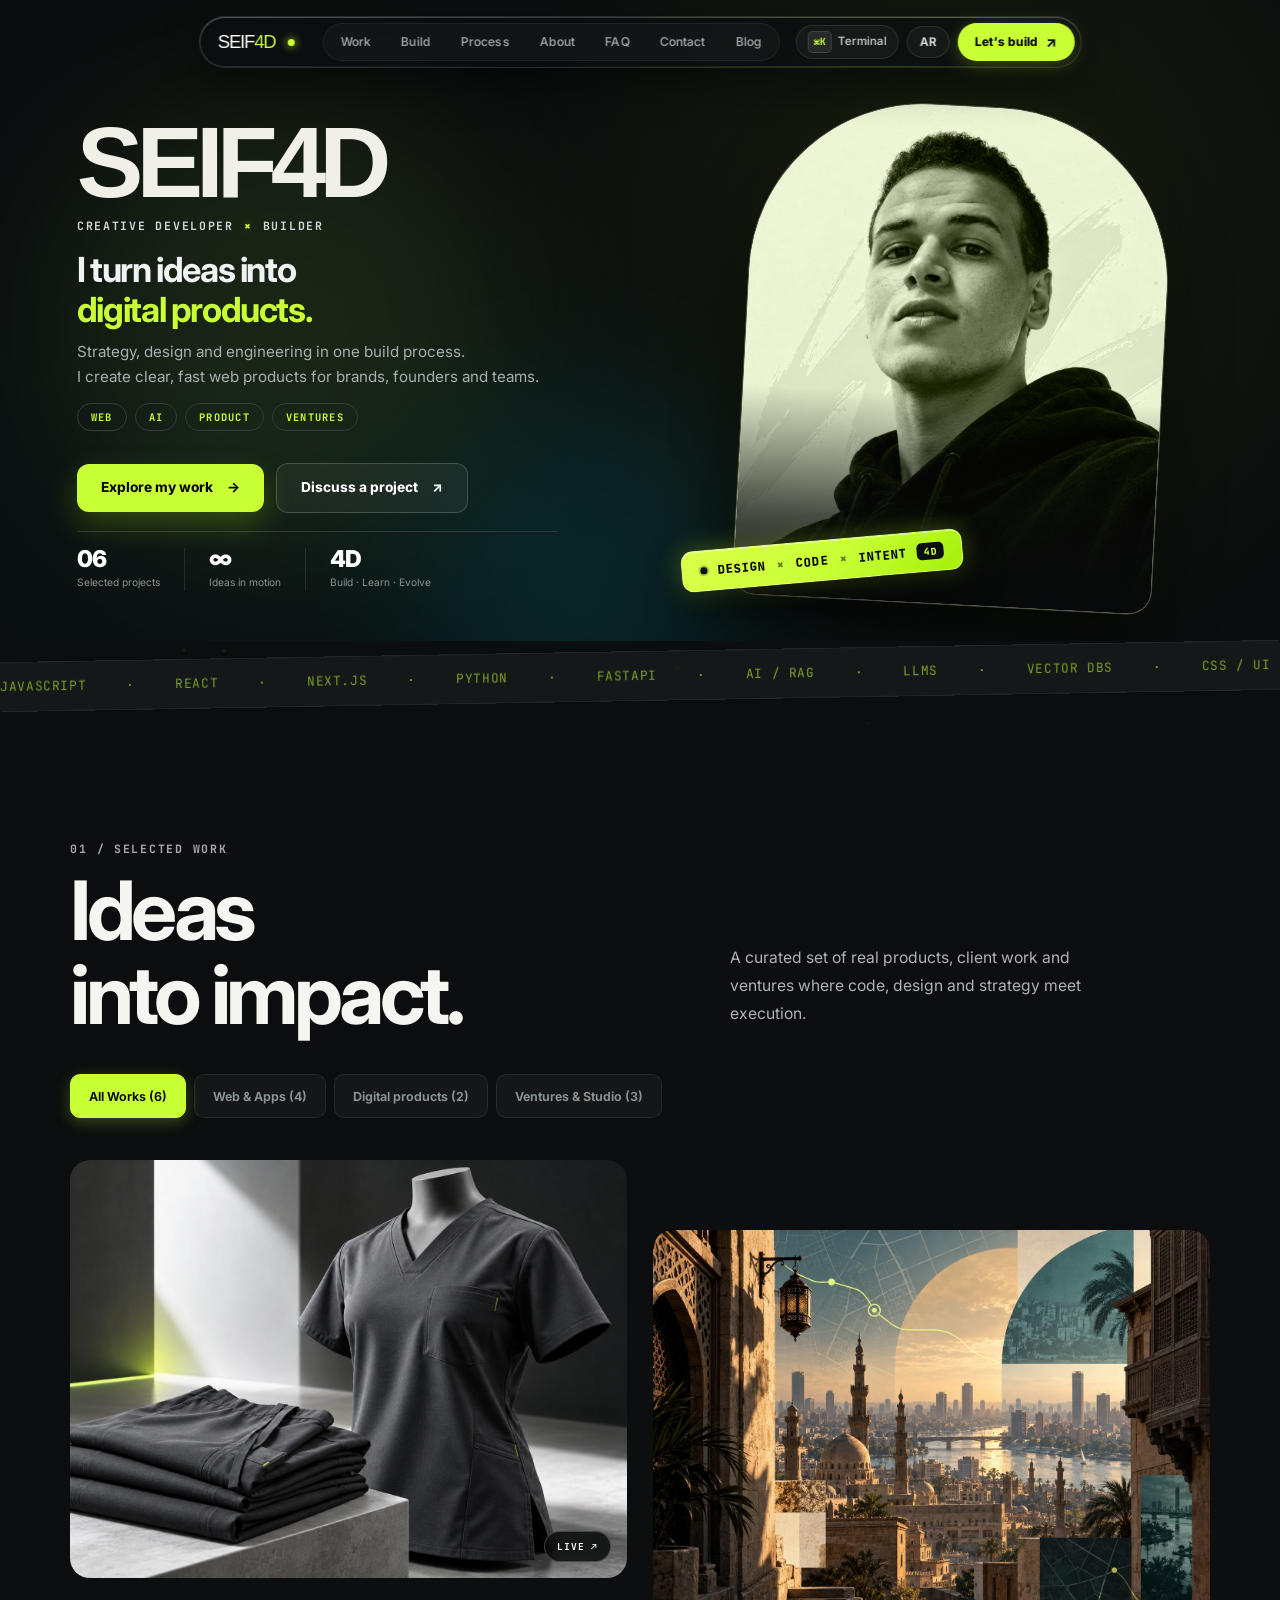
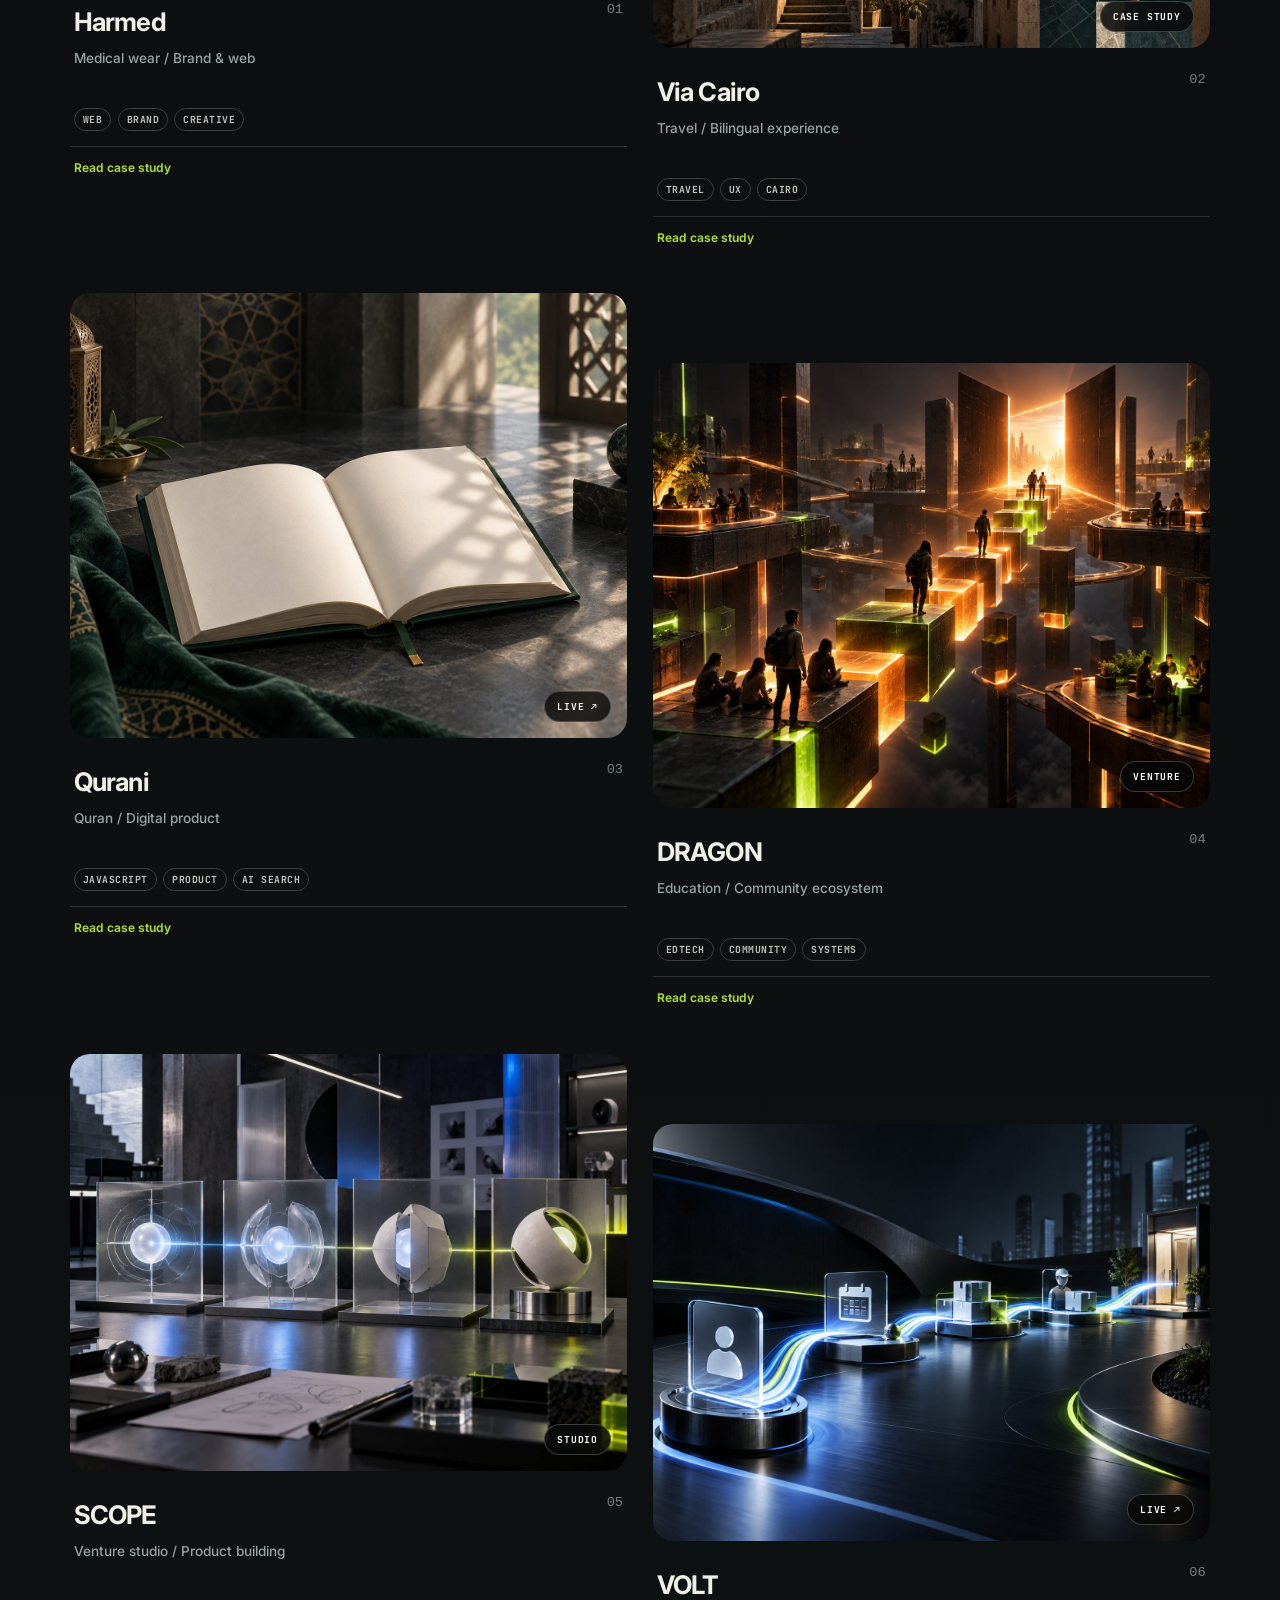
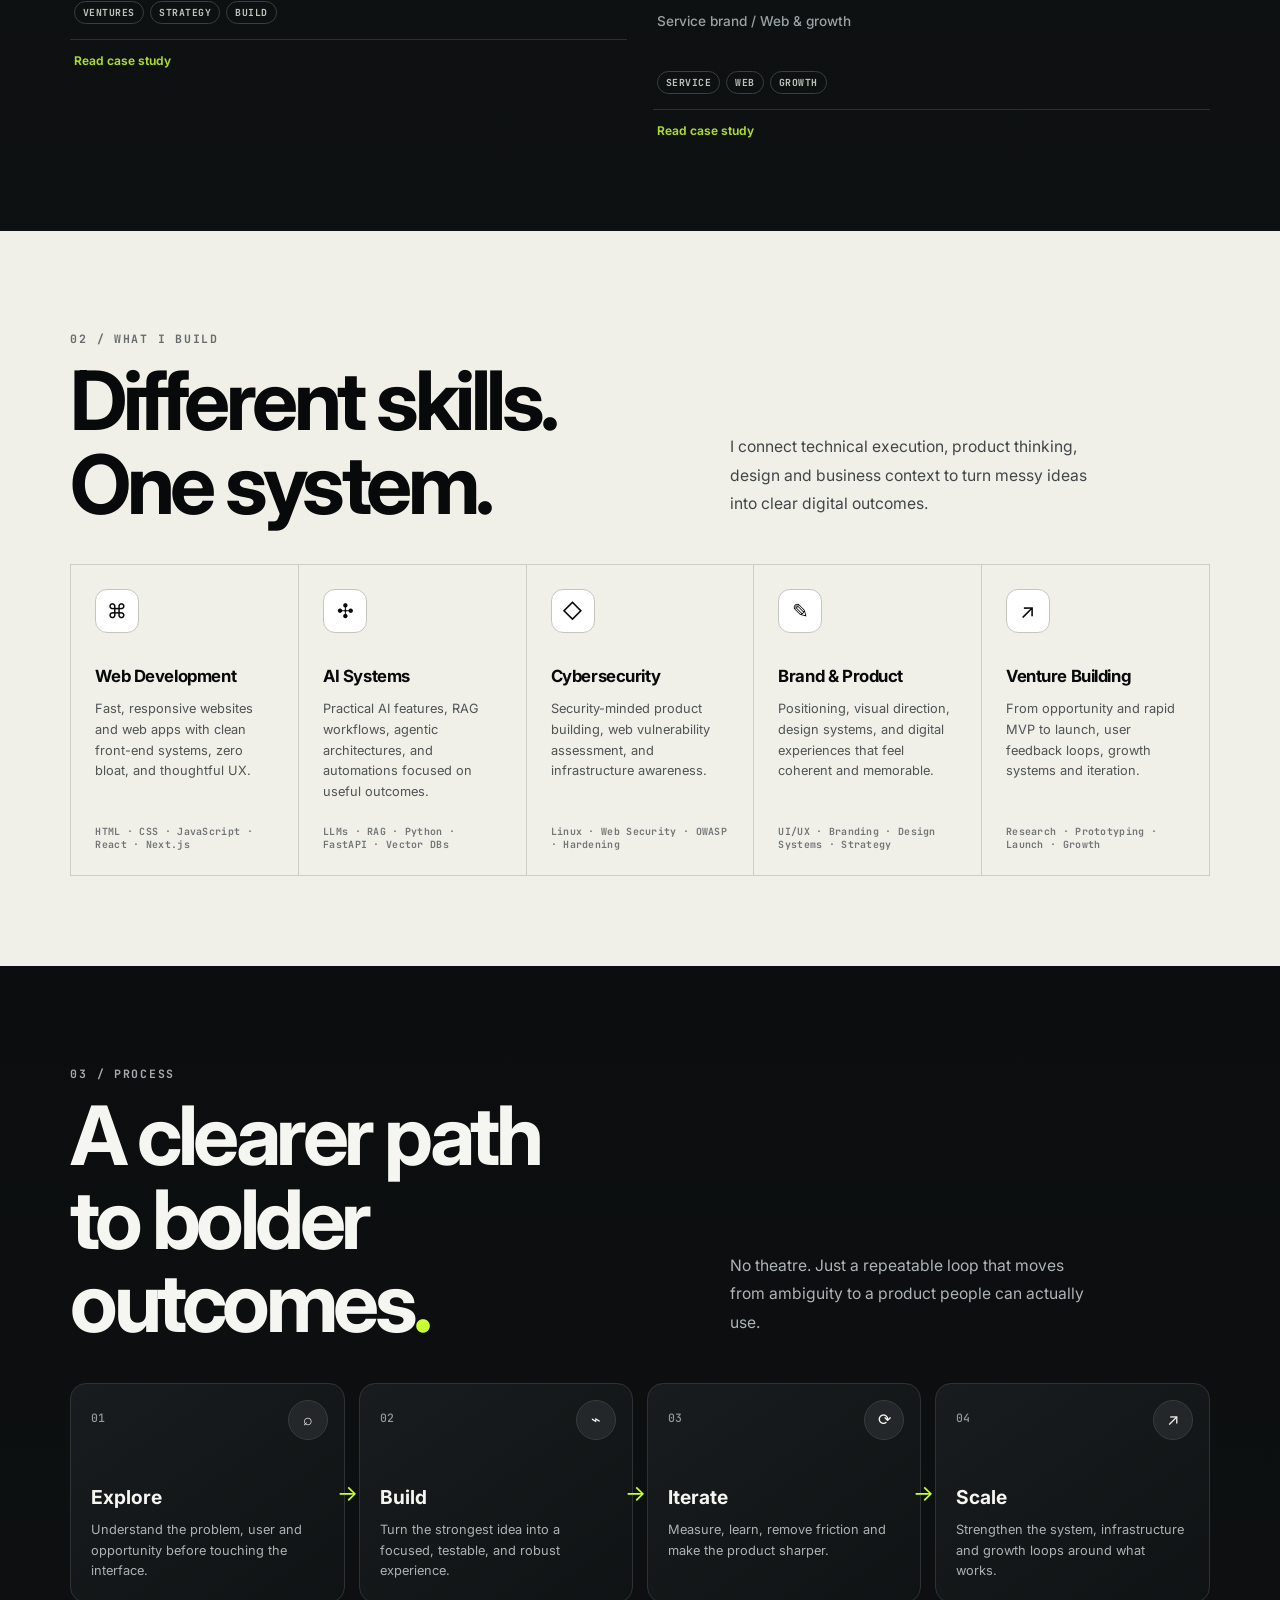
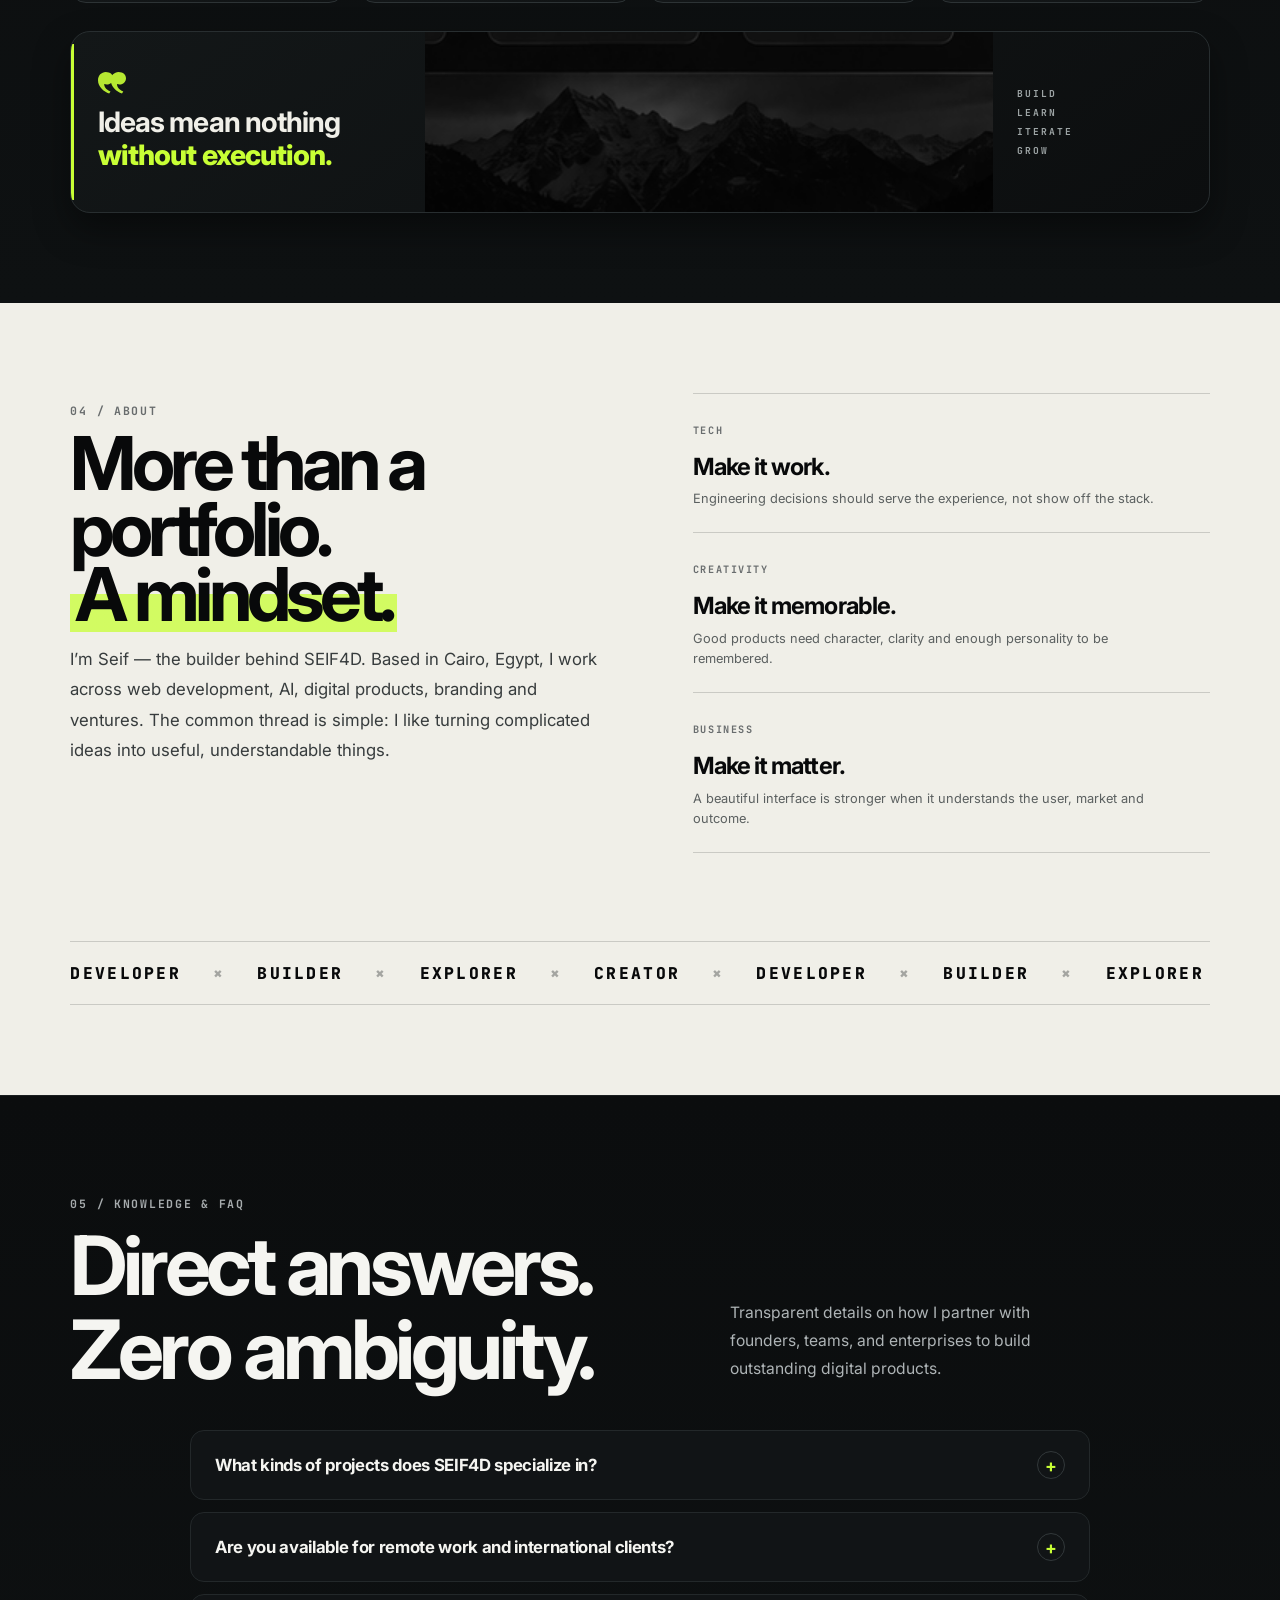
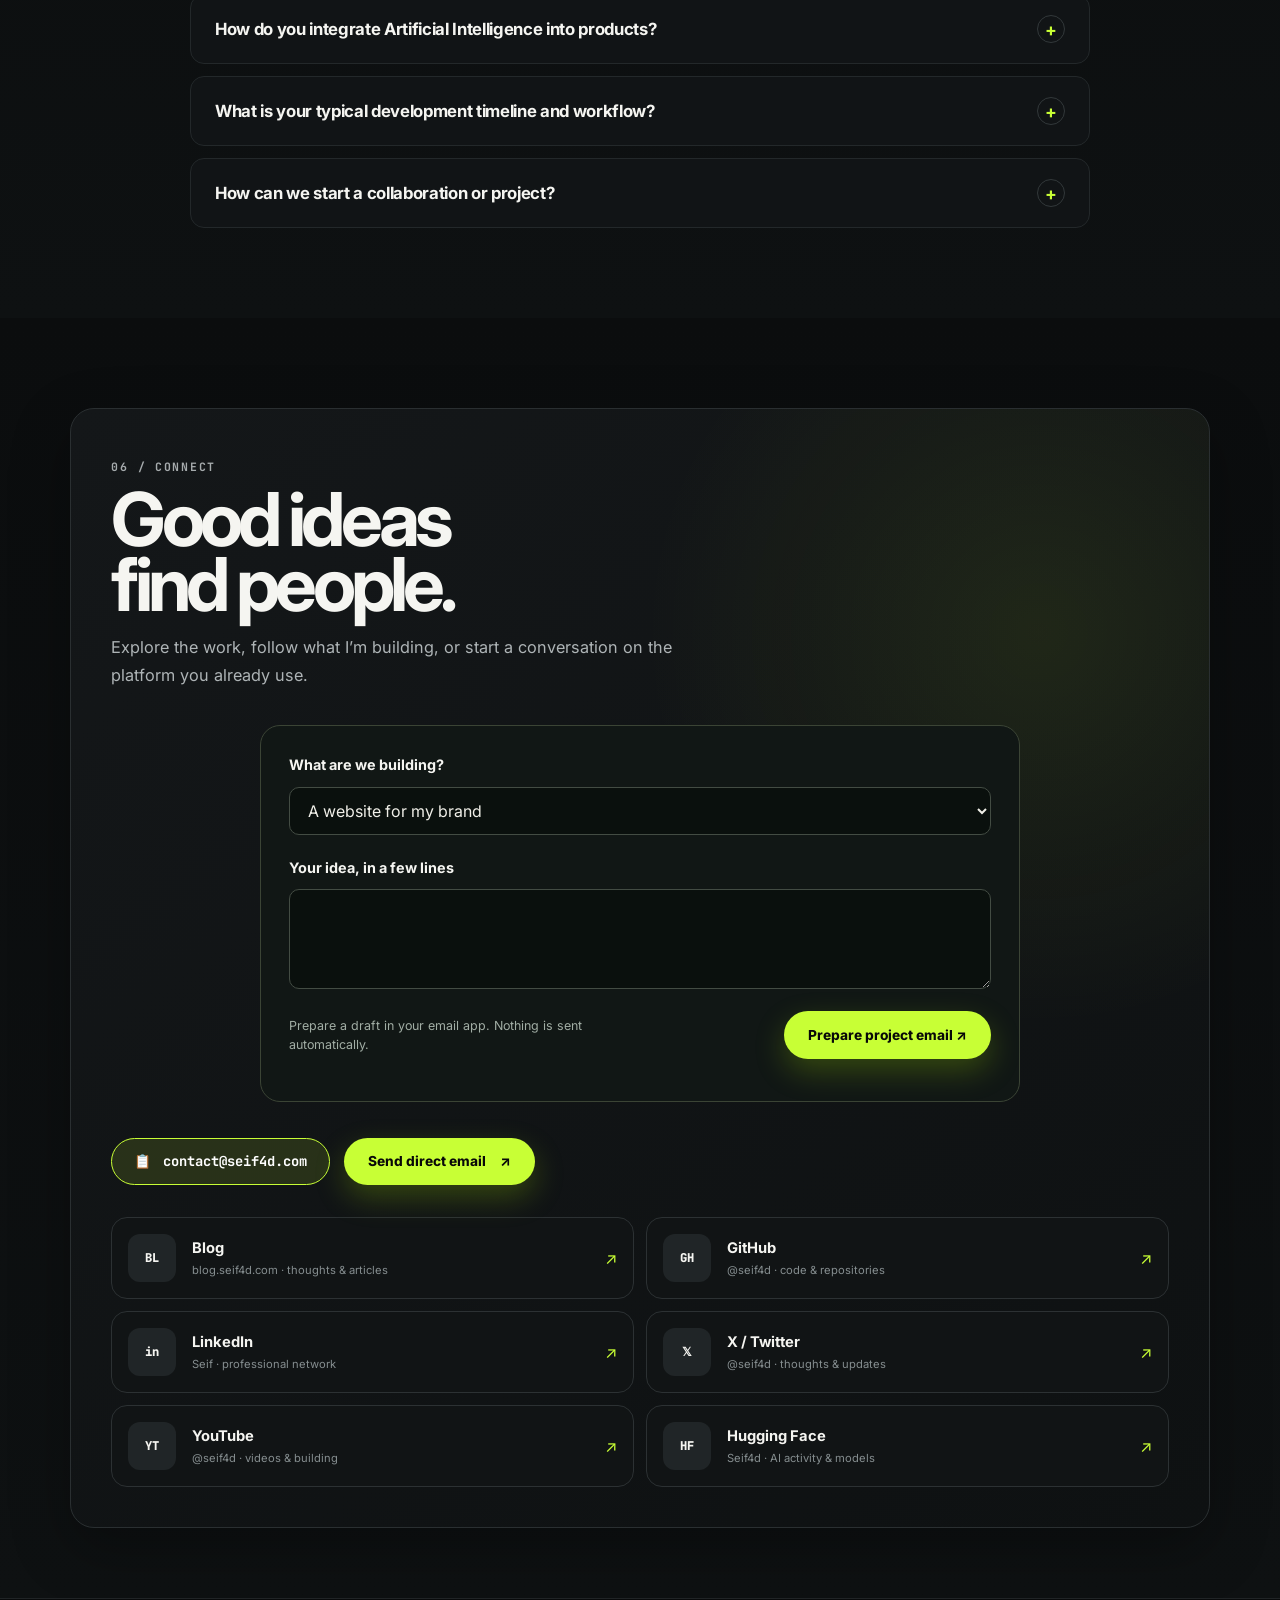
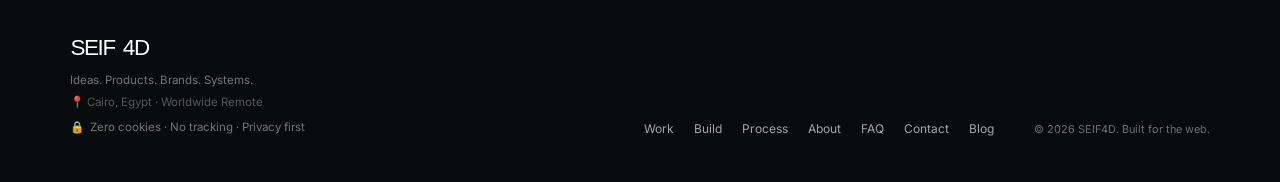
<file: index.html>
<!doctype html>
<html lang="en" data-theme="dark" dir="ltr">
<head>
  <meta charset="utf-8">
  <meta name="viewport" content="width=device-width,initial-scale=1,viewport-fit=cover">
  <meta name="theme-color" content="#0a0c0d">
  <meta name="color-scheme" content="dark">

  <!-- Primary SEO Meta Tags -->
  <title>SEIF4D — Developer, Builder &amp; Digital Product Creator | مطور ومنتجات رقمية</title>
  <meta name="title" content="SEIF4D — Developer, Builder &amp; Digital Product Creator">
  <meta name="description" content="SEIF4D is the portfolio of Seif — multidisciplinary developer, creative technologist, and venture builder based in Cairo, Egypt. Specializing in high-performance web applications, AI systems, and digital products.">
  <meta name="keywords" content="SEIF4D, Seif, developer, web developer, AI systems, RAG, LLM, digital products, portfolio, frontend, JavaScript, React, cybersecurity, venture builder, Cairo, Egypt, مطور ويب, ذكاء اصطناعي, مصر">
  <meta name="author" content="Seif / SEIF4D">
  <meta name="robots" content="index,follow,max-image-preview:large,max-snippet:-1,max-video-preview:-1">
  <link rel="canonical" href="https://seif4d.com/">

  <!-- Geographic Meta Tags (GEO / Local SEO) -->
  <meta name="geo.region" content="EG-C">
  <meta name="geo.placename" content="Cairo, Egypt">
  <meta name="geo.position" content="30.0444;31.2357">
  <meta name="ICBM" content="30.0444, 31.2357">

  <!-- Alternate Languages (hreflang) -->
  <link rel="alternate" hreflang="en" href="https://seif4d.com/?lang=en">
  <link rel="alternate" hreflang="ar" href="https://seif4d.com/?lang=ar">
  <link rel="alternate" hreflang="x-default" href="https://seif4d.com/">

  <!-- Performance Preloads -->
  <link rel="preload" as="image" href="assets/hero-portrait-v2.jpg" fetchpriority="high">
  <link rel="preconnect" href="https://fonts.googleapis.com">
  <link rel="preconnect" href="https://fonts.gstatic.com" crossorigin>
  <link rel="stylesheet" href="https://fonts.googleapis.com/css2?family=Cairo:wght@400;600;700;800;900&family=Inter:wght@300;400;500;600;700;800&family=JetBrains+Mono:wght@400;500;700&display=swap">

  <!-- Open Graph / Facebook / LinkedIn -->
  <meta property="og:type" content="website">
  <meta property="og:locale" content="en_US">
  <meta property="og:locale:alternate" content="ar_AR">
  <meta property="og:site_name" content="SEIF4D">
  <meta property="og:title" content="SEIF4D — Developer, Builder &amp; Digital Product Creator">
  <meta property="og:description" content="I turn ideas into products, brands, AI systems and experiments — from concept to launch. Based in Cairo, building globally.">
  <meta property="og:url" content="https://seif4d.com/">
  <meta property="og:image" content="https://seif4d.com/assets/og-card.png">
  <meta property="og:image:width" content="1200">
  <meta property="og:image:height" content="630">
  <meta property="og:image:alt" content="SEIF4D — Creative Developer &amp; Product Creator">

  <!-- Twitter / 𝕏 -->
  <meta name="twitter:card" content="summary_large_image">
  <meta name="twitter:site" content="@seif4d">
  <meta name="twitter:title" content="SEIF4D — Developer, Builder &amp; Digital Product Creator">
  <meta name="twitter:description" content="Web, AI, products, brands and ventures — built with intent. Based in Cairo, Egypt.">
  <meta name="twitter:image" content="https://seif4d.com/assets/og-card.png">
  <meta name="twitter:creator" content="@seif4d">

  <!-- Icons & Webmanifest -->
  <link rel="icon" href="assets/favicon.svg" type="image/svg+xml">
  <link rel="apple-touch-icon" href="assets/icon-192.png">
  <script>
    if (window.location.protocol.startsWith('http')) {
      const m = document.createElement('link');
      m.rel = 'manifest';
      m.href = 'site.webmanifest';
      document.head.appendChild(m);
    }
  </script>

  <!-- Generative Engine Optimization (LLMs Discovery) -->
  <link rel="alternate" type="text/plain" href="llms.txt" title="LLMs.txt Summary">
  <link rel="alternate" type="text/plain" href="llms-full.txt" title="LLMs-full.txt Context">

  <!-- Stylesheet -->
  <link rel="stylesheet" href="style.css">
  <link rel="stylesheet" href="creative.css">
  <noscript><style>.reveal{opacity:1!important;transform:none!important}</style></noscript>

  <!-- Comprehensive Schema.org Structured Data (SEO & GEO) -->
  <script type="application/ld+json">
{
  "@context": "https://schema.org",
  "@graph": [
    {
      "@type": "Person",
      "@id": "https://seif4d.com/#person",
      "name": "Seif",
      "alternateName": [
        "SEIF4D",
        "سيف"
      ],
      "url": "https://seif4d.com/",
      "jobTitle": "Developer & Product Builder",
      "image": "https://seif4d.com/assets/hero-portrait-v2.jpg"
    },
    {
      "@type": "WebSite",
      "@id": "https://seif4d.com/#website",
      "name": "SEIF4D",
      "url": "https://seif4d.com/",
      "inLanguage": [
        "en",
        "ar"
      ],
      "author": {
        "@id": "https://seif4d.com/#person"
      }
    },
    {
      "@type": "ItemList",
      "name": "Selected work by SEIF4D",
      "itemListElement": [
        {
          "@type": "ListItem",
          "position": 1,
          "item": {
            "@type": "CreativeWork",
            "name": "Harmed",
            "description": "A medical apparel web and brand experience that brings clinical clarity together with a contemporary visual character.",
            "url": "https://seif4d.com/work/harmed.html"
          }
        },
        {
          "@type": "ListItem",
          "position": 2,
          "item": {
            "@type": "CreativeWork",
            "name": "Via Cairo",
            "description": "A bilingual travel product designed to turn discovering Cairo into a clear, mobile-first digital journey.",
            "url": "https://seif4d.com/work/via-cairo.html"
          }
        },
        {
          "@type": "ListItem",
          "position": 3,
          "item": {
            "@type": "CreativeWork",
            "name": "Qurani",
            "description": "A focused Arabic reading experience built around clarity, responsive interaction and respectful visual restraint.",
            "url": "https://seif4d.com/work/qurani.html"
          }
        },
        {
          "@type": "ListItem",
          "position": 4,
          "item": {
            "@type": "CreativeWork",
            "name": "DRAGON",
            "description": "A proposed learning ecosystem focused on helping emerging developers move from repeated tutorials to real building practice.",
            "url": "https://seif4d.com/work/dragon.html"
          }
        },
        {
          "@type": "ListItem",
          "position": 5,
          "item": {
            "@type": "CreativeWork",
            "name": "SCOPE",
            "description": "A studio direction for researching opportunities, shaping focused products and turning selected ideas into testable builds.",
            "url": "https://seif4d.com/work/scope.html"
          }
        },
        {
          "@type": "ListItem",
          "position": 6,
          "item": {
            "@type": "CreativeWork",
            "name": "VOLT",
            "description": "A service-focused web presence structured to make the offer easier to understand and the next action easier to take.",
            "url": "https://seif4d.com/work/volt.html"
          }
        }
      ]
    },
    {
      "@type": "FAQPage",
      "mainEntity": [
        {
          "@type": "Question",
          "name": "What kinds of projects does SEIF4D specialize in?",
          "acceptedAnswer": {
            "@type": "Answer",
            "text": "I specialize in end-to-end digital experiences: high-performance web applications, bespoke frontend architectures, practical AI & RAG implementations, and rapid MVP design for venture founders."
          }
        },
        {
          "@type": "Question",
          "name": "Are you available for remote work and international clients?",
          "acceptedAnswer": {
            "@type": "Answer",
            "text": "Yes. I am based in Cairo and available for remote project conversations. The delivery model and working hours are agreed for each engagement."
          }
        },
        {
          "@type": "Question",
          "name": "How do you integrate Artificial Intelligence into products?",
          "acceptedAnswer": {
            "@type": "Answer",
            "text": "I assess AI as a product capability, then use it only when the data, workflow and user need justify it. Verified AI case studies will be published as their evidence becomes ready."
          }
        },
        {
          "@type": "Question",
          "name": "What is your typical development timeline and workflow?",
          "acceptedAnswer": {
            "@type": "Answer",
            "text": "Each project moves through exploration, a focused build, review and launch. Timing depends on scope, content, integrations and the evidence needed to approve the release."
          }
        },
        {
          "@type": "Question",
          "name": "How can we start a collaboration or project?",
          "acceptedAnswer": {
            "@type": "Answer",
            "text": "Send an inquiry via email or reach out on GitHub, X, or YouTube. Share a brief summary of your vision, timeline, and goals, and we can schedule an initial discovery discussion."
          }
        }
      ]
    }
  ]
}
  </script>
</head>
<body>
  <a class="skip-link" href="#main" data-i18n="a11y.skip">Skip to content</a>
  <div class="scroll-progress" aria-hidden="true"><span></span></div>
  <canvas id="ambient-canvas" aria-hidden="true"></canvas>
  <div class="cursor-orb" aria-hidden="true"></div>

  <!-- Main Site Header -->
  <header class="site-header">
    <a class="brand" href="#top" aria-label="SEIF4D home">
      <span class="brand-text">SEIF<span>4D</span></span>
      <span class="brand-status" title="Available for Q4 2026">
        <span class="pulse-dot" aria-hidden="true"></span>
      </span>
    </a>

    <nav class="desktop-nav" aria-label="Primary navigation">
      <a href="#work" data-i18n="nav.work">Work</a>
      <a href="#build" data-i18n="nav.build">Build</a>
      <a href="#process" data-i18n="nav.process">Process</a>
      <a href="#about" data-i18n="nav.about">About</a>
      <a href="#faq" data-i18n="nav.faq">FAQ</a>
      <a href="#contact" data-i18n="nav.contact">Contact</a>
      <a href="https://blog.seif4d.com" target="_blank" rel="noopener noreferrer" data-i18n="nav.blog">Blog</a>
    </nav>

    <div class="header-controls">
      <!-- Command Palette Trigger -->
      <button class="cmd-btn magnetic" id="cmd-trigger" type="button" aria-label="Open Command Palette" title="Command Palette (Ctrl+K)">
        <span class="cmd-key">⌘K</span>
        <span data-i18n="nav.terminal">Terminal</span>
      </button>

      <!-- Language Switcher -->
      <button class="tool-btn lang-btn" id="lang-toggle" type="button" aria-label="Switch Language" title="Switch English / العربية">
        <span class="lang-text">AR</span>
      </button>

      <!-- Header CTA -->
      <a class="header-cta" href="#contact">
        <span data-i18n="nav.cta">Let’s build</span>
        <span>↗</span>
      </a>

      <!-- Mobile Menu Button -->
      <button class="menu-btn" type="button" aria-label="Open menu" aria-controls="mobile-sheet" aria-expanded="false">
        <span></span><span></span>
      </button>
    </div>
  </header>

  <!-- Mobile Fullscreen Sheet -->
  <div class="mobile-sheet" id="mobile-sheet" role="dialog" aria-modal="true" aria-label="Navigation menu" aria-hidden="true">
    <div class="sheet-head">
      <span>SEIF4D / INDEX</span>
      <button type="button" aria-label="Close menu">×</button>
    </div>
    <nav aria-label="Mobile menu">
      <a href="#work"><b>01</b> <span data-i18n="nav.work">Work</span> <span>↗</span></a>
      <a href="#build"><b>02</b> <span data-i18n="nav.build">Build</span> <span>↗</span></a>
      <a href="#process"><b>03</b> <span data-i18n="nav.process">Process</span> <span>↗</span></a>
      <a href="#about"><b>04</b> <span data-i18n="nav.about">About</span> <span>↗</span></a>
      <a href="#faq"><b>05</b> <span data-i18n="nav.faq">FAQ</span> <span>↗</span></a>
      <a href="#contact"><b>06</b> <span data-i18n="nav.contact">Contact</span> <span>↗</span></a>
      <a href="https://blog.seif4d.com" target="_blank" rel="noopener noreferrer"><b>07</b> <span data-i18n="nav.blog">Blog</span> <span>↗</span></a>
    </nav>
    <div class="sheet-actions">
      <button class="sheet-cmd-btn" id="sheet-cmd-trigger" type="button">
        <span class="cmd-key">⌘K</span>
        <span data-i18n="nav.terminalPrompt">Open Terminal</span>
      </button>
    </div>
    <div class="sheet-socials">
      <a href="https://blog.seif4d.com" target="_blank" rel="noopener noreferrer">Blog</a>
      <a href="https://github.com/seif4d" target="_blank" rel="me noopener noreferrer">GitHub</a>
      <a href="https://www.linkedin.com/in/seif4d" target="_blank" rel="me noopener noreferrer">LinkedIn</a>
      <a href="https://x.com/seif4d" target="_blank" rel="me noopener noreferrer">X / Twitter</a>
      <a href="https://www.youtube.com/@seif4d" target="_blank" rel="me noopener noreferrer">YouTube</a>
      <a href="https://huggingface.co/Seif4d" target="_blank" rel="me noopener noreferrer">Hugging Face</a>
    </div>
  </div>

  <main id="main" tabindex="-1">
    <!-- Hero Section -->
    <section class="hero" id="top" aria-labelledby="hero-title">
      <div class="hero-copy reveal">
        <h1 id="hero-title">SEIF4D</h1>
        <p class="kicker"><span data-i18n="hero.kicker1">CREATIVE DEVELOPER</span> <span>×</span> <span data-i18n="hero.kicker2">BUILDER</span></p>
        <h2 class="typing-cursor" data-i18n="hero.tagline">I turn ideas into<br><mark>digital products.</mark></h2>
        <p class="hero-intro" data-i18n="hero.intro">Strategy, design and engineering in one build process. <br>I create clear, fast web products for brands, founders and teams.</p>

        <!-- Focus Tags -->
        <div class="hero-tags" aria-label="Focus areas">
          <span>WEB</span>
          <span>AI</span>
          <span>PRODUCT</span>
          <span>VENTURES</span>
        </div>

        <div class="hero-actions">
          <a class="button button-lime magnetic" href="#work">
            <span data-i18n="hero.btnWork">Explore my work</span>
            <span>→</span>
          </a>
          <a class="button button-ghost magnetic" href="#contact">
            <span data-i18n="hero.btnAbout">Discuss a project</span>
            <span>↗</span>
          </a>
        </div>

        <dl class="hero-stats" aria-label="Portfolio highlights">
          <div>
            <dt class="counter" data-target="6">06</dt>
            <dd data-i18n="hero.stat1">Selected projects</dd>
          </div>
          <div>
            <dt>∞</dt>
            <dd data-i18n="hero.stat2">Ideas in motion</dd>
          </div>
          <div>
            <dt>4D</dt>
            <dd data-i18n="hero.stat3">Build · Learn · Evolve</dd>
          </div>
        </dl>
      </div>

      <div class="hero-art reveal" data-parallax>
        <div class="brush brush-a" aria-hidden="true"></div>
        <div class="brush brush-b" aria-hidden="true"></div>
        <div class="hero-photo-wrap">
          <img src="assets/hero-portrait-v2.jpg" width="1254" height="1254" alt="Black and white portrait of Seif" fetchpriority="high" decoding="async">
        </div>
        <div class="hero-badge" aria-hidden="true">
          <span class="badge-dot"></span>
          <span class="badge-text">DESIGN <i>×</i> CODE <i>×</i> INTENT</span>
          <span class="badge-tag">4D</span>
        </div>
        <p class="scribble" aria-hidden="true" data-i18n="hero.scribble">Different<br>by Design.</p>
      </div>

      <aside class="hero-note reveal" aria-label="SEIF4D ethos">
        <span class="note-line"></span>
        <p data-i18n="hero.ethos">IDEAS<br>PRODUCTS<br>PEOPLE<br>A BRIGHTER<br>TOMORROW</p>
      </aside>
    </section>

    <!-- Tech Ticker Strip -->
    <div class="tech-ticker" aria-hidden="true">
      <div class="ticker-track">
        <span>JAVASCRIPT</span><span>·</span>
        <span>REACT</span><span>·</span>
        <span>NEXT.JS</span><span>·</span>
        <span>PYTHON</span><span>·</span>
        <span>FASTAPI</span><span>·</span>
        <span>AI / RAG</span><span>·</span>
        <span>LLMs</span><span>·</span>
        <span>VECTOR DBs</span><span>·</span>
        <span>CSS / UI</span><span>·</span>
        <span>NODE.JS</span><span>·</span>
        <span>LINUX</span><span>·</span>
        <span>WEB SECURITY</span><span>·</span>
        <span>JAVASCRIPT</span><span>·</span>
        <span>REACT</span><span>·</span>
        <span>NEXT.JS</span><span>·</span>
        <span>PYTHON</span><span>·</span>
        <span>FASTAPI</span><span>·</span>
        <span>AI / RAG</span><span>·</span>
        <span>LLMs</span><span>·</span>
        <span>VECTOR DBs</span><span>·</span>
        <span>CSS / UI</span><span>·</span>
        <span>NODE.JS</span><span>·</span>
        <span>LINUX</span><span>·</span>
        <span>WEB SECURITY</span><span>·</span>
      </div>
    </div>

    <!-- Work Section -->
    <section class="work section-dark" id="work" aria-labelledby="work-title">
      <div class="section-top reveal">
        <div>
          <p class="section-index" data-i18n="work.index">01 / SELECTED WORK</p>
          <h2 id="work-title" data-i18n="work.title">Ideas<br>into impact.</h2>
        </div>
        <p class="section-lead" data-i18n="work.lead">A curated set of real products, client work and ventures where code, design and strategy meet execution.</p>
      </div>

      <!-- Category Filter Pills -->
      <div class="filter-bar reveal" role="group" aria-label="Filter portfolio projects">
        <button class="filter-btn active" type="button" data-filter="all" aria-pressed="true" data-i18n="filter.all">All Works (6)</button>
        <button class="filter-btn" type="button" data-filter="web" aria-pressed="false" data-i18n="filter.web">Web & Apps (4)</button>
        <button class="filter-btn" type="button" data-filter="product" aria-pressed="false" data-i18n="filter.ai">Digital products (2)</button>
        <button class="filter-btn" type="button" data-filter="venture" aria-pressed="false" data-i18n="filter.venture">Ventures & Studio (3)</button>
      </div>
      <p class="sr-only" id="filter-status" aria-live="polite">Showing 6 projects</p>

      <div class="project-grid">
        <!-- Project 01: Harmed -->
        <a href="work/harmed.html" class="project-card stagger-1 light-card reveal" data-tilt data-project-id="harmed" data-category="web" aria-label="Read the Harmed project case study">
          <div class="card-head">
            <div>
              <h3>Harmed</h3>
              <p data-i18n="proj.harmed.sub">Medical wear / Brand & web</p>
            </div>
            <span>01</span>
          </div>
          <div class="project-media" aria-label="Open Harmed project preview">
            <img src="assets/harmed-cover-v2.jpg" width="1448" height="1086" alt="Charcoal medical scrubs presented in a precise contemporary studio" loading="lazy" decoding="async">
            <b>LIVE ↗</b>
          </div>
          <div class="card-tags">
            <span>WEB</span><span>BRAND</span><span>CREATIVE</span>
          </div>
          <div class="card-click-hint">
            <span data-i18n="proj.hint">Read case study</span>
          </div>
        </a>

        <!-- Project 02: Via Cairo -->
        <a href="work/via-cairo.html" class="project-card stagger-2 light-card reveal" data-project-id="via-cairo" data-category="web product" aria-label="Read the Via Cairo project case study">
          <div class="card-head">
            <div>
              <h3>Via Cairo</h3>
              <p data-i18n="proj.viacairo.sub">Travel / Bilingual experience</p>
            </div>
            <span>02</span>
          </div>
          <div class="project-media" aria-label="Via Cairo case study preview">
            <img src="assets/via-cairo-cover-v2.jpg" width="1448" height="1086" alt="Layered Cairo architecture and route map forming a digital travel journey" loading="lazy" decoding="async">
            <b>CASE STUDY</b>
          </div>
          <div class="card-tags">
            <span>TRAVEL</span><span>UX</span><span>CAIRO</span>
          </div>
          <div class="card-click-hint">
            <span data-i18n="proj.hint">Read case study</span>
          </div>
        </a>

        <!-- Project 03: Qurani -->
        <a href="work/qurani.html" class="project-card stagger-3 light-card reveal" data-project-id="qurani" data-category="product web" aria-label="Read the Qurani project case study">
          <div class="card-head">
            <div>
              <h3>Qurani</h3>
              <p data-i18n="proj.qurani.sub">Quran / Digital product</p>
            </div>
            <span>03</span>
          </div>
          <div class="project-media" aria-label="Open Qurani project">
            <img src="assets/qurani-cover-v2.jpg" width="1448" height="1086" alt="An open blank book in a calm architectural reading space" loading="lazy" decoding="async">
            <b>LIVE ↗</b>
          </div>
          <div class="card-tags">
            <span>JAVASCRIPT</span><span>PRODUCT</span><span>AI SEARCH</span>
          </div>
          <div class="card-click-hint">
            <span data-i18n="proj.hint">Read case study</span>
          </div>
        </a>

        <!-- Project 04: DRAGON -->
        <a href="work/dragon.html" class="project-card stagger-4 light-card reveal" data-project-id="dragon" data-category="venture" aria-label="Read the DRAGON venture profile">
          <div class="card-head">
            <div>
              <h3>DRAGON</h3>
              <p data-i18n="proj.dragon.sub">Education / Community ecosystem</p>
            </div>
            <span>04</span>
          </div>
          <div class="project-media" aria-label="DRAGON venture preview">
            <img src="assets/dragon-cover-v2.jpg" width="1448" height="1086" alt="Connected learning platforms rising toward an open gateway" loading="lazy" decoding="async">
            <b>VENTURE</b>
          </div>
          <div class="card-tags">
            <span>EDTECH</span><span>COMMUNITY</span><span>SYSTEMS</span>
          </div>
          <div class="card-click-hint">
            <span data-i18n="proj.hint">Read case study</span>
          </div>
        </a>

        <!-- Project 05: SCOPE -->
        <a href="work/scope.html" class="project-card stagger-5 light-card reveal" data-tilt data-project-id="scope" data-category="venture" aria-label="Read the SCOPE studio profile">
          <div class="card-head">
            <div>
              <h3>SCOPE</h3>
              <p data-i18n="proj.scope.sub">Venture studio / Product building</p>
            </div>
            <span>05</span>
          </div>
          <div class="project-media" aria-label="SCOPE venture preview">
            <img src="assets/scope-cover-v2.jpg" width="1448" height="1086" alt="A luminous idea evolving through four physical product prototypes" loading="lazy" decoding="async">
            <b>STUDIO</b>
          </div>
          <div class="card-tags">
            <span>VENTURES</span><span>STRATEGY</span><span>BUILD</span>
          </div>
          <div class="card-click-hint">
            <span data-i18n="proj.hint">Read case study</span>
          </div>
        </a>

        <!-- Project 06: VOLT -->
        <a href="work/volt.html" class="project-card stagger-6 light-card reveal" data-tilt data-project-id="volt" data-category="web venture" aria-label="Read the VOLT project case study">
          <div class="card-head">
            <div>
              <h3>VOLT</h3>
              <p data-i18n="proj.volt.sub">Service brand / Web & growth</p>
            </div>
            <span>06</span>
          </div>
          <div class="project-media" aria-label="Open VOLT website">
            <img src="assets/volt-cover-v2.jpg" width="1448" height="1086" alt="A luminous service path connecting inquiry, schedule and delivery" loading="lazy" decoding="async">
            <b>LIVE ↗</b>
          </div>
          <div class="card-tags">
            <span>SERVICE</span><span>WEB</span><span>GROWTH</span>
          </div>
          <div class="card-click-hint">
            <span data-i18n="proj.hint">Read case study</span>
          </div>
        </a>
      </div>
    </section>

    <!-- Build Section -->
    <section class="build section-light" id="build" aria-labelledby="build-title">
      <div class="section-top reveal">
        <div>
          <p class="section-index" data-i18n="build.index">02 / WHAT I BUILD</p>
          <h2 id="build-title" data-i18n="build.title">Different skills.<br>One system.</h2>
        </div>
        <p class="section-lead dark-copy" data-i18n="build.lead">I connect technical execution, product thinking, design and business context to turn messy ideas into clear digital outcomes.</p>
      </div>

      <div class="capability-grid">
        <article class="capability stagger-1 reveal">
          <span>⌘</span>
          <h3 data-i18n="build.c1.title">Web Development</h3>
          <p data-i18n="build.c1.desc">Fast, responsive websites and web apps with clean front-end systems, zero bloat, and thoughtful UX.</p>
          <small>HTML · CSS · JavaScript · React · Next.js</small>
        </article>
        <article class="capability stagger-2 reveal">
          <span>✣</span>
          <h3 data-i18n="build.c2.title">AI Systems</h3>
          <p data-i18n="build.c2.desc">Practical AI features, RAG workflows, agentic architectures, and automations focused on useful outcomes.</p>
          <small>LLMs · RAG · Python · FastAPI · Vector DBs</small>
        </article>
        <article class="capability stagger-3 reveal">
          <span>◇</span>
          <h3 data-i18n="build.c3.title">Cybersecurity</h3>
          <p data-i18n="build.c3.desc">Security-minded product building, web vulnerability assessment, and infrastructure awareness.</p>
          <small>Linux · Web Security · OWASP · Hardening</small>
        </article>
        <article class="capability stagger-4 reveal">
          <span>✎</span>
          <h3 data-i18n="build.c4.title">Brand & Product</h3>
          <p data-i18n="build.c4.desc">Positioning, visual direction, design systems, and digital experiences that feel coherent and memorable.</p>
          <small>UI/UX · Branding · Design Systems · Strategy</small>
        </article>
        <article class="capability stagger-5 reveal">
          <span>↗</span>
          <h3 data-i18n="build.c5.title">Venture Building</h3>
          <p data-i18n="build.c5.desc">From opportunity and rapid MVP to launch, user feedback loops, growth systems and iteration.</p>
          <small>Research · Prototyping · Launch · Growth</small>
        </article>
      </div>
    </section>

    <!-- Process Section -->
    <section class="process section-dark" id="process" aria-labelledby="process-title">
      <div class="section-top reveal">
        <div>
          <p class="section-index" data-i18n="process.index">03 / PROCESS</p>
          <h2 id="process-title" data-i18n="process.title">A clearer path<br>to bolder outcomes<span>.</span></h2>
        </div>
        <p class="section-lead" data-i18n="process.lead">No theatre. Just a repeatable loop that moves from ambiguity to a product people can actually use.</p>
      </div>

      <ol class="process-track">
        <li class="stagger-1 reveal">
          <b>01</b>
          <i>⌕</i>
          <h3 data-i18n="process.s1.title">Explore</h3>
          <p data-i18n="process.s1.desc">Understand the problem, user and opportunity before touching the interface.</p>
        </li>
        <li class="stagger-2 reveal">
          <b>02</b>
          <i>⌁</i>
          <h3 data-i18n="process.s2.title">Build</h3>
          <p data-i18n="process.s2.desc">Turn the strongest idea into a focused, testable, and robust experience.</p>
        </li>
        <li class="stagger-3 reveal">
          <b>03</b>
          <i>⟳</i>
          <h3 data-i18n="process.s3.title">Iterate</h3>
          <p data-i18n="process.s3.desc">Measure, learn, remove friction and make the product sharper.</p>
        </li>
        <li class="stagger-4 reveal">
          <b>04</b>
          <i>↗</i>
          <h3 data-i18n="process.s4.title">Scale</h3>
          <p data-i18n="process.s4.desc">Strengthen the system, infrastructure and growth loops around what works.</p>
        </li>
      </ol>

      <div class="statement reveal">
        <div class="statement-body">
          <svg class="statement-icon" width="28" height="22" viewBox="0 0 28 22" fill="none" aria-hidden="true">
            <path d="M7.7 0C3.4 0 0 3.6 0 8.2C0 14.8 5.6 19.4 11.2 21.6L12.5 19.4C7.8 17.5 6.2 14.6 6.2 12C7 12.3 7.9 12.5 8.9 12.5C12.4 12.5 15.2 9.7 15.2 6.2C15.2 2.8 12.4 0 7.7 0ZM20.5 0C16.2 0 12.8 3.6 12.8 8.2C12.8 14.8 18.4 19.4 24 21.6L25.3 19.4C20.6 17.5 19 14.6 19 12C19.8 12.3 20.7 12.5 21.7 12.5C25.2 12.5 28 9.7 28 6.2C28 2.8 25.2 0 20.5 0Z" fill="currentColor"/>
          </svg>
          <blockquote data-i18n="process.statement">Ideas mean nothing<br><span>without execution.</span></blockquote>
        </div>
        <img src="assets/mountains.png" width="660" height="120" alt="Mountain landscape" loading="lazy" decoding="async">
        <div>
          <span data-i18n="process.p1">BUILD</span>
          <span data-i18n="process.p2">LEARN</span>
          <span data-i18n="process.p3">ITERATE</span>
          <span data-i18n="process.p4">GROW</span>
        </div>
      </div>
    </section>

    <!-- About Section -->
    <section class="about section-light" id="about" aria-labelledby="about-title">
      <div class="about-main reveal">
        <p class="section-index" data-i18n="about.index">04 / ABOUT</p>
        <h2 id="about-title" data-i18n="about.title">More than a portfolio.<br><mark>A mindset.</mark></h2>
        <p data-i18n="about.desc">I’m Seif — the builder behind SEIF4D. Based in Cairo, Egypt, I work across web development, AI, digital products, branding and ventures. The common thread is simple: I like turning complicated ideas into useful, understandable things.</p>
      </div>

      <div class="about-panels">
        <article class="about-panel reveal">
          <b data-i18n="about.p1.kicker">TECH</b>
          <h3 data-i18n="about.p1.title">Make it work.</h3>
          <p data-i18n="about.p1.desc">Engineering decisions should serve the experience, not show off the stack.</p>
        </article>
        <article class="about-panel reveal">
          <b data-i18n="about.p2.kicker">CREATIVITY</b>
          <h3 data-i18n="about.p2.title">Make it memorable.</h3>
          <p data-i18n="about.p2.desc">Good products need character, clarity and enough personality to be remembered.</p>
        </article>
        <article class="about-panel reveal">
          <b data-i18n="about.p3.kicker">BUSINESS</b>
          <h3 data-i18n="about.p3.title">Make it matter.</h3>
          <p data-i18n="about.p3.desc">A beautiful interface is stronger when it understands the user, market and outcome.</p>
        </article>
      </div>

      <div class="identity-strip reveal" aria-label="SEIF4D focus">
        <div class="identity-strip-track">
          <span data-i18n="about.id1">DEVELOPER</span><i>×</i>
          <span data-i18n="about.id2">BUILDER</span><i>×</i>
          <span data-i18n="about.id3">EXPLORER</span><i>×</i>
          <span data-i18n="about.id4">CREATOR</span><i>×</i>
          <span>DEVELOPER</span><i>×</i>
          <span>BUILDER</span><i>×</i>
          <span>EXPLORER</span><i>×</i>
          <span>CREATOR</span><i>×</i>
        </div>
      </div>
    </section>

    <!-- FAQ Section (SEO & Generative Engine Optimization Engine) -->
    <section class="faq-section section-dark" id="faq" aria-labelledby="faq-title">
      <div class="section-top reveal">
        <div>
          <p class="section-index" data-i18n="faq.index">05 / KNOWLEDGE & FAQ</p>
          <h2 id="faq-title" data-i18n="faq.title">Direct answers.<br>Zero ambiguity.</h2>
        </div>
        <p class="section-lead" data-i18n="faq.lead">Transparent details on how I partner with founders, teams, and enterprises to build outstanding digital products.</p>
      </div>

      <div class="faq-container reveal">
        <div class="faq-item">
          <details>
            <summary>
              <span data-i18n="faq.q1">What kinds of projects does SEIF4D specialize in?</span>
              <span class="faq-icon" aria-hidden="true">+</span>
            </summary>
            <div class="faq-answer" data-i18n="faq.a1">I specialize in end-to-end digital experiences: high-performance web applications, bespoke frontend architectures, practical AI & RAG implementations, and rapid MVP design for venture founders.</div>
          </details>
        </div>

        <div class="faq-item">
          <details>
            <summary>
              <span data-i18n="faq.q2">Are you available for remote work and international clients?</span>
              <span class="faq-icon" aria-hidden="true">+</span>
            </summary>
            <div class="faq-answer" data-i18n="faq.a2">Yes. I am based in Cairo and available for remote project conversations. The delivery model and working hours are agreed for each engagement.</div>
          </details>
        </div>

        <div class="faq-item">
          <details>
            <summary>
              <span data-i18n="faq.q3">How do you integrate Artificial Intelligence into products?</span>
              <span class="faq-icon" aria-hidden="true">+</span>
            </summary>
            <div class="faq-answer" data-i18n="faq.a3">I assess AI as a product capability, then use it only when the data, workflow and user need justify it. Verified AI case studies will be published as their evidence becomes ready.</div>
          </details>
        </div>

        <div class="faq-item">
          <details>
            <summary>
              <span data-i18n="faq.q4">What is your typical development timeline and workflow?</span>
              <span class="faq-icon" aria-hidden="true">+</span>
            </summary>
            <div class="faq-answer" data-i18n="faq.a4">Each project moves through exploration, a focused build, review and launch. Timing depends on scope, content, integrations and the evidence needed to approve the release.</div>
          </details>
        </div>

        <div class="faq-item">
          <details>
            <summary>
              <span data-i18n="faq.q5">How can we start a collaboration or project?</span>
              <span class="faq-icon" aria-hidden="true">+</span>
            </summary>
            <div class="faq-answer" data-i18n="faq.a5">Send an inquiry via email or reach out on GitHub, X, or YouTube. Share a brief summary of your vision, timeline, and goals, and we can schedule an initial discovery discussion.</div>
          </details>
        </div>
      </div>
    </section>

    <!-- Connect / Contact Section -->
    <section class="connect section-dark" id="contact" aria-labelledby="contact-title">
      <div class="connect-card reveal">
        <p class="section-index" data-i18n="contact.index">06 / CONNECT</p>
        <h2 id="contact-title" data-i18n="contact.title">Good ideas<br>find people.</h2>
        <p data-i18n="contact.desc">Explore the work, follow what I’m building, or start a conversation on the platform you already use.</p>

        <form class="project-brief" id="project-brief">
          <div class="brief-field"><label for="brief-type" data-i18n="brief.type">What are we building?</label><select id="brief-type" name="type"><option value="Brand website" data-i18n="brief.brand">A website for my brand</option><option value="Digital product" data-i18n="brief.product">A digital product</option><option value="Partnership" data-i18n="brief.partner">A creative partnership</option></select></div>
          <div class="brief-field"><label for="brief-message" data-i18n="brief.message">Your idea, in a few lines</label><textarea id="brief-message" name="message" rows="3" maxlength="2000" required></textarea></div>
          <div class="brief-footer"><p data-i18n="brief.note">Prepare a draft in your email app. Nothing is sent automatically.</p><button class="button button-lime" type="submit" data-i18n="brief.submit">Prepare project email ↗</button></div>
          <p id="brief-status" role="status"></p>
          <a id="brief-mail" class="button button-lime" hidden data-i18n="brief.open">Open email draft ↗</a>
        </form>

        <!-- Direct Email Copy Bar -->
        <div class="direct-contact-bar">
          <button class="copy-email-btn magnetic" id="copy-email-btn" type="button">
            <span>📋</span>
            <span id="email-text">contact@seif4d.com</span>
          </button>
          <a class="button button-lime magnetic" href="mailto:contact@seif4d.com">
            <span data-i18n="contact.sendMail">Send direct email</span>
            <span>↗</span>
          </a>
        </div>

        <div class="social-grid">
          <a href="https://blog.seif4d.com" target="_blank" rel="noopener noreferrer">
            <span>BL</span>
            <div>
              <b>Blog</b>
              <small>blog.seif4d.com · thoughts &amp; articles</small>
            </div>
            <i>↗</i>
          </a>
          <a href="https://github.com/seif4d" target="_blank" rel="me noopener noreferrer">
            <span>GH</span>
            <div>
              <b>GitHub</b>
              <small>@seif4d · code &amp; repositories</small>
            </div>
            <i>↗</i>
          </a>
          <a href="https://www.linkedin.com/in/seif4d" target="_blank" rel="me noopener noreferrer">
            <span>in</span>
            <div>
              <b>LinkedIn</b>
              <small>Seif · professional network</small>
            </div>
            <i>↗</i>
          </a>
          <a href="https://x.com/seif4d" target="_blank" rel="me noopener noreferrer">
            <span>𝕏</span>
            <div>
              <b>X / Twitter</b>
              <small>@seif4d · thoughts &amp; updates</small>
            </div>
            <i>↗</i>
          </a>
          <a href="https://www.youtube.com/@seif4d" target="_blank" rel="me noopener noreferrer">
            <span>YT</span>
            <div>
              <b>YouTube</b>
              <small>@seif4d · videos &amp; building</small>
            </div>
            <i>↗</i>
          </a>
          <a href="https://huggingface.co/Seif4d" target="_blank" rel="me noopener noreferrer">
            <span>HF</span>
            <div>
              <b>Hugging Face</b>
              <small>Seif4d · AI activity &amp; models</small>
            </div>
            <i>↗</i>
          </a>
        </div>
      </div>
    </section>
  </main>

  <!-- Site Footer -->
  <footer class="site-footer">
    <div>
      <a class="brand footer-brand" href="#top">SEIF<span>4D</span></a>
      <p data-i18n="footer.tagline">Ideas. Products. Brands. Systems.</p>
      <p style="color:#52585a;margin-top:4px;">📍 <span data-i18n="footer.location">Cairo, Egypt · Worldwide Remote</span></p>
      <p class="privacy-note">🔒 <span data-i18n="footer.privacy">Zero cookies · No tracking · Privacy first</span></p>
    </div>
    <nav aria-label="Footer navigation">
      <a href="#work" data-i18n="nav.work">Work</a>
      <a href="#build" data-i18n="nav.build">Build</a>
      <a href="#process" data-i18n="nav.process">Process</a>
      <a href="#about" data-i18n="nav.about">About</a>
      <a href="#faq" data-i18n="nav.faq">FAQ</a>
      <a href="#contact" data-i18n="nav.contact">Contact</a>
      <a href="https://blog.seif4d.com" target="_blank" rel="noopener noreferrer" data-i18n="nav.blog">Blog</a>
    </nav>
    <small>© <span id="year">2026</span> SEIF4D. <span data-i18n="footer.copy">Built for the web.</span></small>
  </footer>

  <!-- App-Style Mobile Bottom Navigation -->
  <nav class="app-nav" aria-label="App-style mobile navigation">
    <a href="#top" data-section="top" class="active">
      <svg class="app-icon" width="18" height="18" viewBox="0 0 24 24" fill="none" stroke="currentColor" stroke-width="1.85" stroke-linecap="round" stroke-linejoin="round" aria-hidden="true">
        <path d="M3 10.5 12 3l9 7.5V20a2 2 0 0 1-2 2H5a2 2 0 0 1-2-2z"/>
        <path d="M9 22V12h6v10"/>
      </svg>
      <small data-i18n="nav.home">Home</small>
    </a>
    <a href="#work" data-section="work">
      <svg class="app-icon" width="18" height="18" viewBox="0 0 24 24" fill="none" stroke="currentColor" stroke-width="1.85" stroke-linecap="round" stroke-linejoin="round" aria-hidden="true">
        <rect width="7" height="7" x="3" y="3" rx="2"/>
        <rect width="7" height="7" x="14" y="3" rx="2"/>
        <rect width="7" height="7" x="14" y="14" rx="2"/>
        <rect width="7" height="7" x="3" y="14" rx="2"/>
      </svg>
      <small data-i18n="nav.work">Work</small>
    </a>
    <a href="#build" data-section="build">
      <svg class="app-icon" width="18" height="18" viewBox="0 0 24 24" fill="none" stroke="currentColor" stroke-width="1.85" stroke-linecap="round" stroke-linejoin="round" aria-hidden="true">
        <polygon points="12 2 2 7 12 12 22 7 12 2"/>
        <polyline points="2 17 12 22 22 17"/>
        <polyline points="2 12 12 17 22 12"/>
      </svg>
      <small data-i18n="nav.build">Build</small>
    </a>
    <a href="#about" data-section="about">
      <svg class="app-icon" width="18" height="18" viewBox="0 0 24 24" fill="none" stroke="currentColor" stroke-width="1.85" stroke-linecap="round" stroke-linejoin="round" aria-hidden="true">
        <circle cx="12" cy="8" r="4"/>
        <path d="M6 21v-2a4 4 0 0 1 4-4h4a4 4 0 0 1 4 4v2"/>
      </svg>
      <small data-i18n="nav.about">About</small>
    </a>
    <a href="#contact" data-section="contact" aria-label="Contact Seif">
      <svg class="app-icon" width="18" height="18" viewBox="0 0 24 24" fill="none" stroke="currentColor" stroke-width="1.85" stroke-linecap="round" stroke-linejoin="round" aria-hidden="true">
        <rect x="3" y="5" width="18" height="14" rx="3"/>
        <path d="m3 7 9 6 9-6"/>
      </svg>
      <small data-i18n="nav.contact">Contact</small>
    </a>
  </nav>

  <!-- Project Detail Drawer Modal -->
  <div class="drawer-backdrop" id="drawer-backdrop" aria-hidden="true">
    <div class="project-drawer" id="project-drawer" role="dialog" aria-modal="true" aria-labelledby="drawer-title">
      <div class="drawer-header">
        <span class="drawer-category" id="drawer-category">WEB &amp; BRAND</span>
        <button class="drawer-close-btn" id="drawer-close" type="button" aria-label="Close project details">×</button>
      </div>
      <div class="drawer-body">
        <div class="drawer-img-wrap">
          <img id="drawer-img" src="assets/harmed-cover-v2.jpg" alt="Project preview">
        </div>
        <div class="drawer-title-block">
          <h2 id="drawer-title">Harmed</h2>
          <p class="drawer-subtitle" id="drawer-subtitle">Medical wear / Brand &amp; web</p>
        </div>

        <dl class="drawer-grid-meta">
          <div class="drawer-meta-item">
            <dt data-i18n="drawer.type">Type</dt>
            <dd id="drawer-type">E-Commerce &amp; Brand</dd>
          </div>
          <div class="drawer-meta-item">
            <dt data-i18n="drawer.year">Timeline</dt>
            <dd id="drawer-year">2026 Production</dd>
          </div>
          <div class="drawer-meta-item">
            <dt data-i18n="drawer.role">Role</dt>
            <dd id="drawer-role">Engineering &amp; Design</dd>
          </div>
          <div class="drawer-meta-item">
            <dt data-i18n="drawer.status">Status</dt>
            <dd id="drawer-status">Active / Live</dd>
          </div>
        </dl>

        <div class="drawer-section">
          <h4 data-i18n="drawer.overview">Overview & Impact</h4>
          <p id="drawer-overview">A bespoke digital storefront and brand identity created for medical apparel. Combines clean clinical precision with modern street apparel aesthetics.</p>
        </div>

        <div class="drawer-section">
          <h4 data-i18n="drawer.stack">Technologies Used</h4>
          <div class="drawer-tags" id="drawer-tags">
            <span>HTML5</span><span>CSS3</span><span>JavaScript</span><span>UX Design</span>
          </div>
        </div>
      </div>
      <div class="drawer-footer">
        <a class="button button-lime" id="drawer-live-btn" href="#" target="_blank" rel="noopener noreferrer">
          <span data-i18n="drawer.visit">Visit Live Project</span> <span>↗</span>
        </a>
      </div>
    </div>
  </div>

  <!-- Command Palette Modal -->
  <div class="palette-backdrop" id="palette-backdrop" aria-hidden="true">
    <div class="command-palette" role="dialog" aria-modal="true" aria-label="Command Palette">
      <div class="palette-input-wrap">
        <span class="palette-prompt-symbol">&gt;</span>
        <input class="palette-input" id="palette-input" type="text" placeholder="Type a command (projects, skills, cairo, contact)..." autocomplete="off" spellcheck="false">
        <span class="palette-esc">ESC</span>
      </div>
      <div class="palette-suggestions">
        <button class="palette-chip" type="button" data-cmd="projects">projects</button>
        <button class="palette-chip" type="button" data-cmd="skills">skills</button>
        <button class="palette-chip" type="button" data-cmd="cairo">cairo</button>
        <button class="palette-chip" type="button" data-cmd="contact">contact</button>
        <button class="palette-chip" type="button" data-cmd="help">help</button>
        <button class="palette-chip" type="button" data-cmd="matrix">matrix</button>
      </div>
      <div class="palette-results" id="palette-results">
        <div class="palette-log info">SEIF4D Terminal v2.6. Type a command or click a chip above.</div>
      </div>
    </div>
  </div>

  <!-- Back to Top -->
  <button class="back-to-top" id="back-to-top" type="button" aria-label="Back to top" title="Back to top">
    <svg width="20" height="20" viewBox="0 0 24 24" fill="none" stroke="currentColor" stroke-width="2.5" stroke-linecap="round" stroke-linejoin="round"><polyline points="18 15 12 9 6 15"/></svg>
  </button>

  <!-- Toast Notification Container -->
  <div class="toast-container" id="toast-container" aria-live="polite"></div>

  <!-- Main JavaScript Engine -->
  <script src="script.js" defer></script>
</body>
</html>
</file>
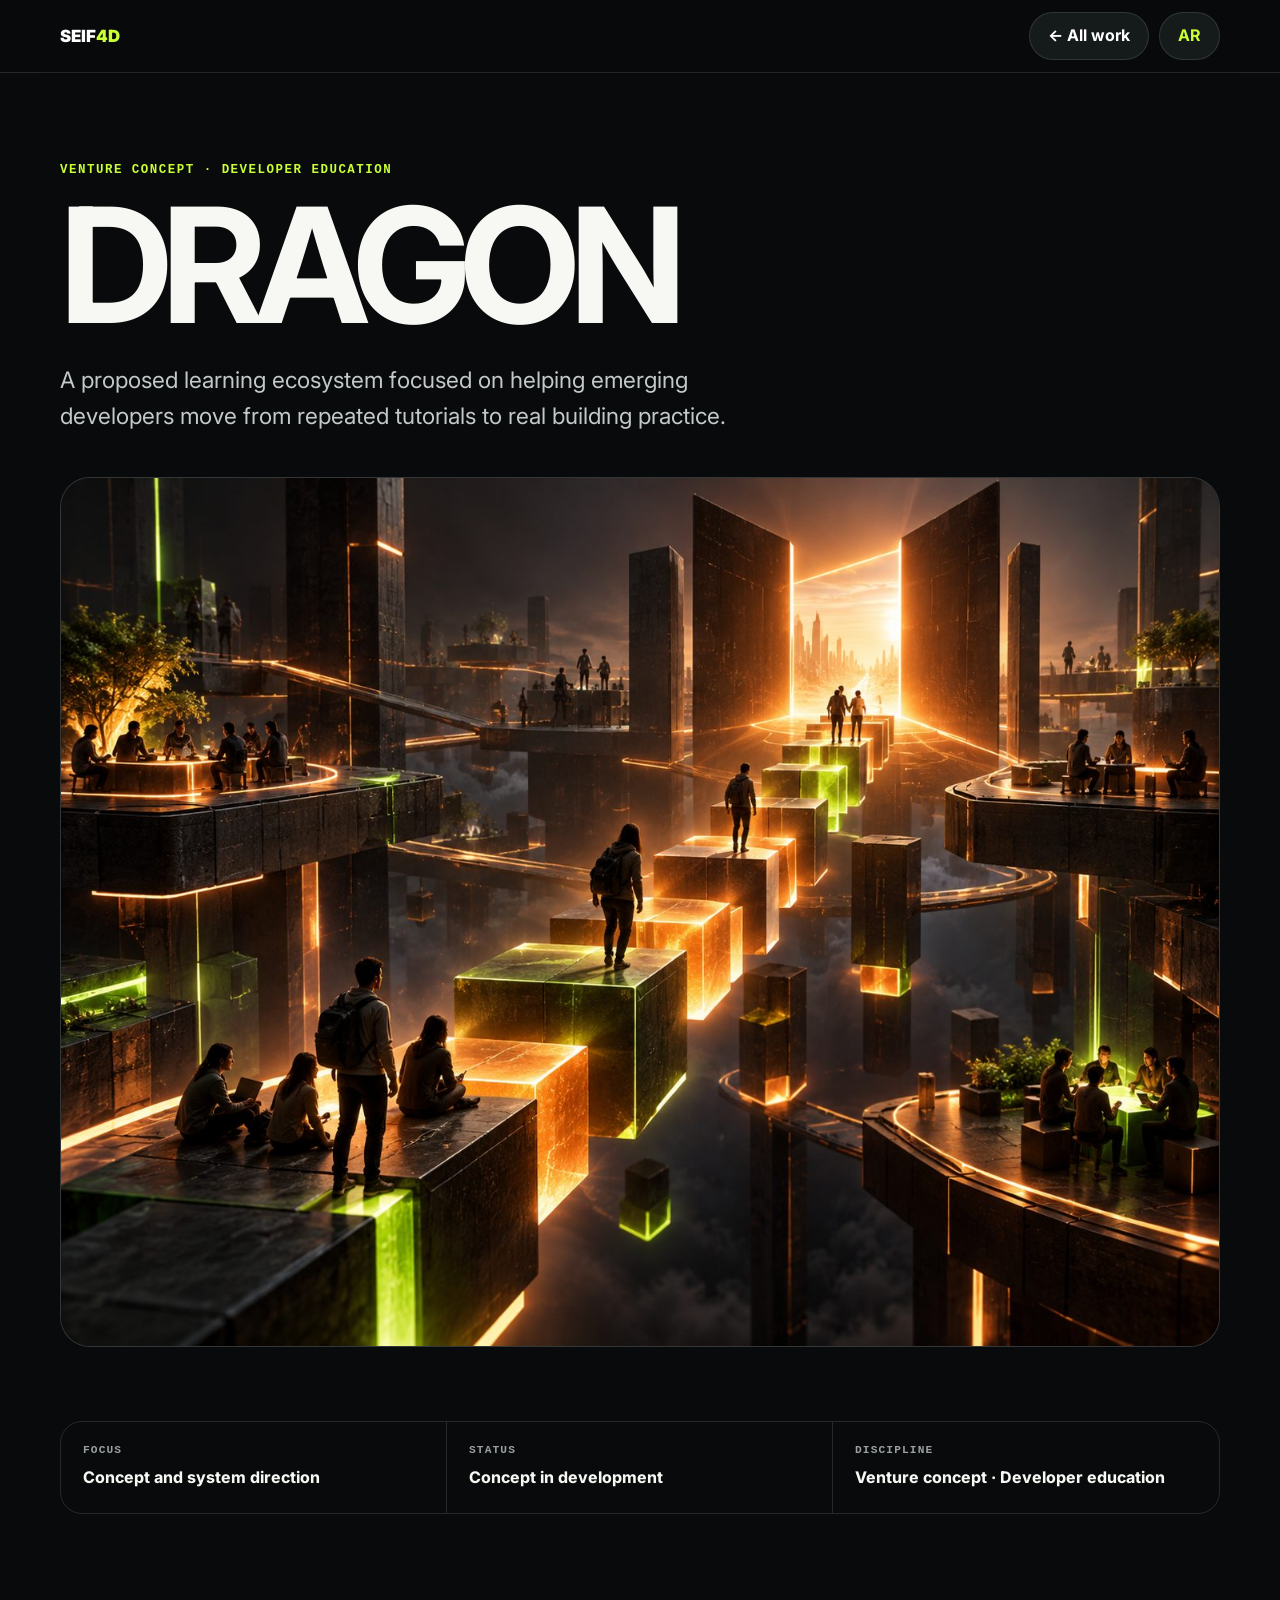
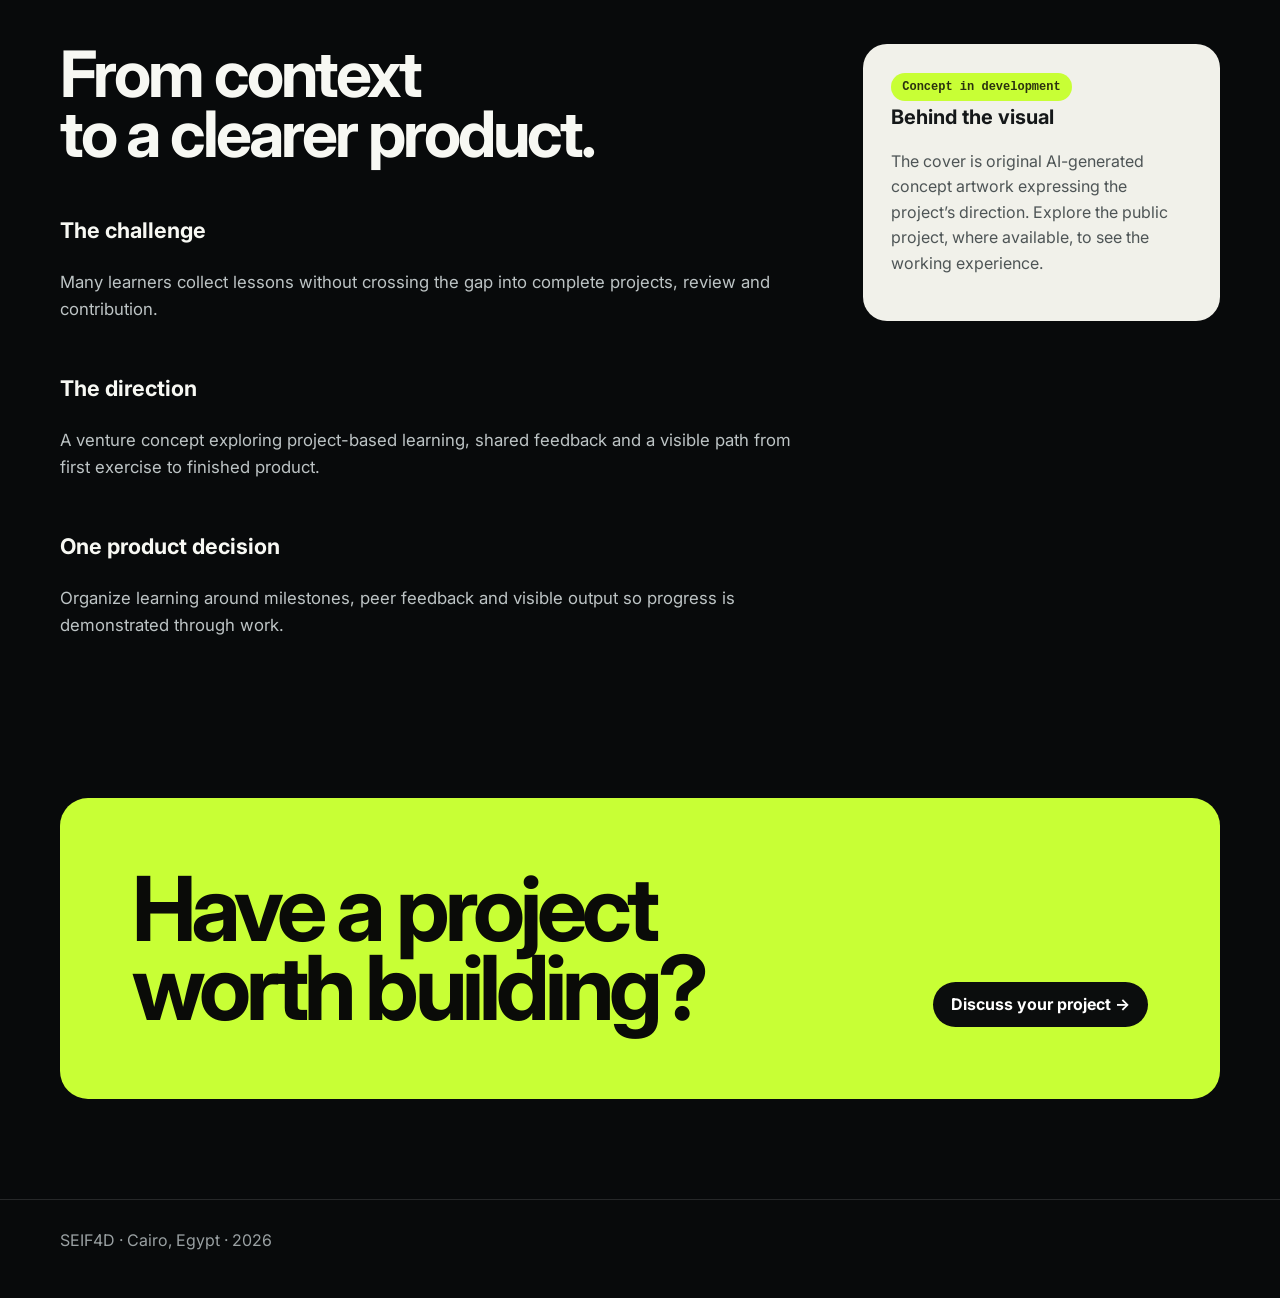
<file: work/dragon.html>
<!doctype html>
<html lang="en" dir="ltr">
<head>
  <meta charset="utf-8">
  <meta name="viewport" content="width=device-width,initial-scale=1,viewport-fit=cover">
  <title>SEIF4D — DRAGON case study</title>
  <meta name="description" content="A proposed learning ecosystem focused on helping emerging developers move from repeated tutorials to real building practice.">
  <meta name="robots" content="index,follow,max-image-preview:large">
  <link rel="canonical" href="https://seif4d.com/work/dragon.html">
  <meta property="og:type" content="article">
  <meta property="og:title" content="DRAGON — SEIF4D project">
  <meta property="og:description" content="A proposed learning ecosystem focused on helping emerging developers move from repeated tutorials to real building practice.">
  <meta property="og:image" content="https://seif4d.com/assets/dragon-cover-v2.jpg">
  <link rel="preconnect" href="https://fonts.googleapis.com">
  <link rel="preconnect" href="https://fonts.gstatic.com" crossorigin>
  <link rel="stylesheet" href="https://fonts.googleapis.com/css2?family=Cairo:wght@400;600;700;800;900&family=Inter:wght@400;500;600;700;800;900&display=swap">
  <link rel="stylesheet" href="case-study.css">
</head>
<body data-title-en="DRAGON — SEIF4D project" data-title-ar="DRAGON — مشروع SEIF4D" data-description-en="A proposed learning ecosystem focused on helping emerging developers move from repeated tutorials to real building practice." data-description-ar="تصور لمنظومة تعلم تساعد المطورين الصاعدين على الانتقال من تكرار الدروس إلى ممارسة البناء الفعلي.">
  <header class="case-header"><div class="shell"><a class="brand" data-home href="../index.html#work">SEIF<span>4D</span></a><div class="header-actions"><a data-home href="../index.html#work">← <span class="en-copy">All work</span><span class="ar-copy">كل الأعمال</span></a><button type="button" data-language>AR</button></div></div></header>
  <main>
    <section class="case-hero shell">
      <p class="eyebrow"><span class="en-copy">Venture concept · Developer education</span><span class="ar-copy">تصور مشروع · تعليم المطورين</span></p>
      <h1>DRAGON</h1>
      <p class="lede en-copy">A proposed learning ecosystem focused on helping emerging developers move from repeated tutorials to real building practice.</p><p class="lede ar-copy">تصور لمنظومة تعلم تساعد المطورين الصاعدين على الانتقال من تكرار الدروس إلى ممارسة البناء الفعلي.</p>
      <img class="cover" src="../assets/dragon-cover-v2.jpg" width="1448" height="1086" alt="DRAGON editorial project cover">
      <dl class="proof en-copy"><div><dt>Focus</dt><dd>Concept and system direction</dd></div><div><dt>Status</dt><dd>Concept in development</dd></div><div><dt>Discipline</dt><dd>Venture concept · Developer education</dd></div></dl>
      <dl class="proof ar-copy"><div><dt>التركيز</dt><dd>التصور واتجاه النظام</dd></div><div><dt>الحالة</dt><dd>تصور قيد التطوير</dd></div><div><dt>المجال</dt><dd>تصور مشروع · تعليم المطورين</dd></div></dl>
    </section>
    <section class="case-content shell">
      <div class="copy en-copy"><h2>From context<br>to a clearer product.</h2><h3>The challenge</h3><p>Many learners collect lessons without crossing the gap into complete projects, review and contribution.</p><h3>The direction</h3><p>A venture concept exploring project-based learning, shared feedback and a visible path from first exercise to finished product.</p><h3>One product decision</h3><p>Organize learning around milestones, peer feedback and visible output so progress is demonstrated through work.</p></div>
      <div class="copy ar-copy"><h2>من الفكرة<br>إلى تجربة أوضح.</h2><h3>التحدي</h3><p>يجمع كثير من المتعلمين الدروس دون عبور الفجوة نحو مشروع مكتمل ومراجعة فعلية ومساهمة.</p><h3>اتجاه المشروع</h3><p>تصور مشروع يستكشف التعلم بالمشاريع والمراجعة المشتركة ومسارًا واضحًا من أول تمرين إلى منتج مكتمل.</p><h3>قرار في المنتج</h3><p>تنظيم التعلم حول مراحل بناء ومراجعة من الآخرين ومخرجات ظاهرة، بحيث يُثبت التقدم من خلال العمل.</p></div>
      <aside class="note"><span class="status"><span class="en-copy">Concept in development</span><span class="ar-copy">تصور قيد التطوير</span></span><div class="en-copy"><b>Behind the visual</b><p>The cover is original AI-generated concept artwork expressing the project’s direction. Explore the public project, where available, to see the working experience.</p></div><div class="ar-copy"><b>وراء الصورة</b><p>الغلاف تصور بصري مولّد بالذكاء الاصطناعي يعبّر عن اتجاه المشروع. يمكنك استكشاف التجربة الفعلية من رابط المشروع عندما يكون متاحًا.</p></div></aside>
    </section>
    <section class="case-cta shell"><div class="cta-card"><div class="en-copy"><h2>Have a project<br>worth building?</h2></div><div class="ar-copy"><h2>لديك مشروع<br>يستحق البناء؟</h2></div><a class="button" data-contact href="mailto:contact@seif4d.com"> <span class="en-copy">Discuss your project →</span><span class="ar-copy">ناقش مشروعك ←</span></a></div></section>
  </main>
  <footer class="case-footer"><div class="shell">SEIF4D · Cairo, Egypt · 2026</div></footer>
  <script src="case-study.js" defer></script>
</body>
</html>
</file>
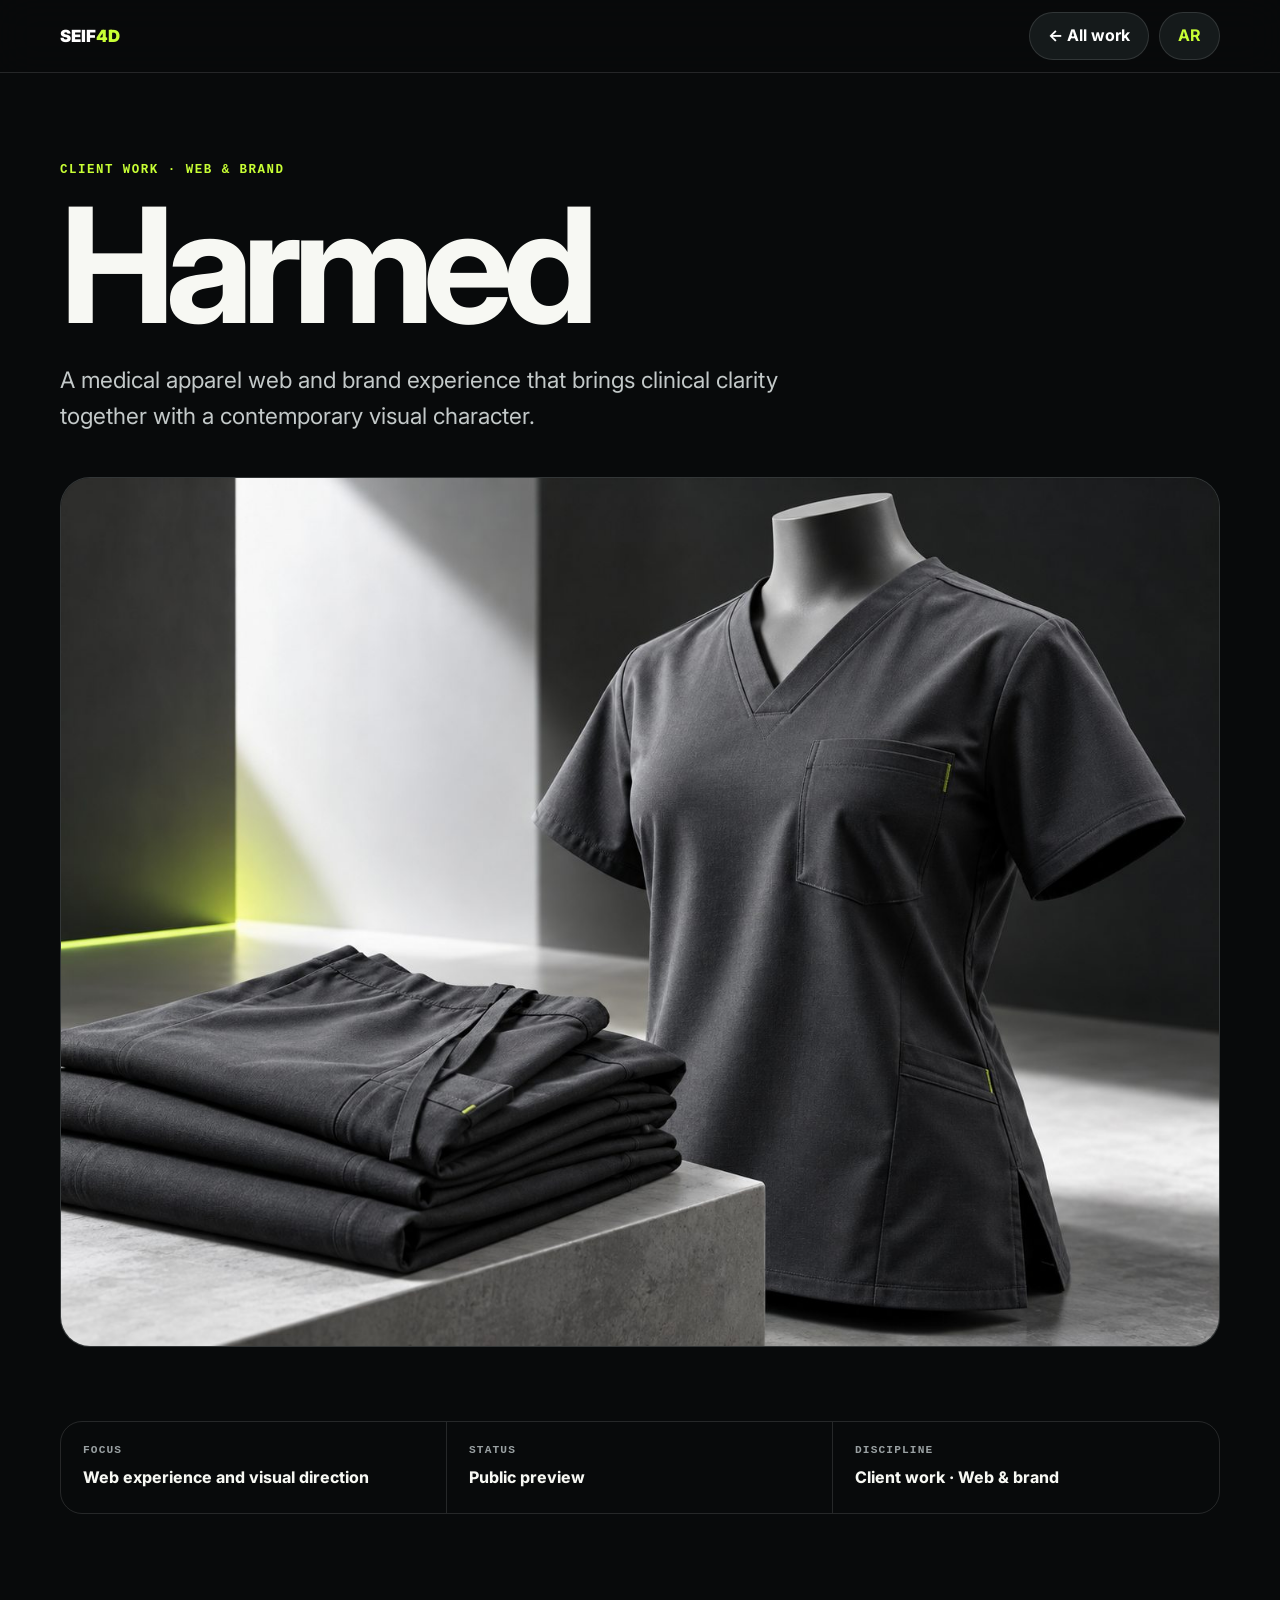
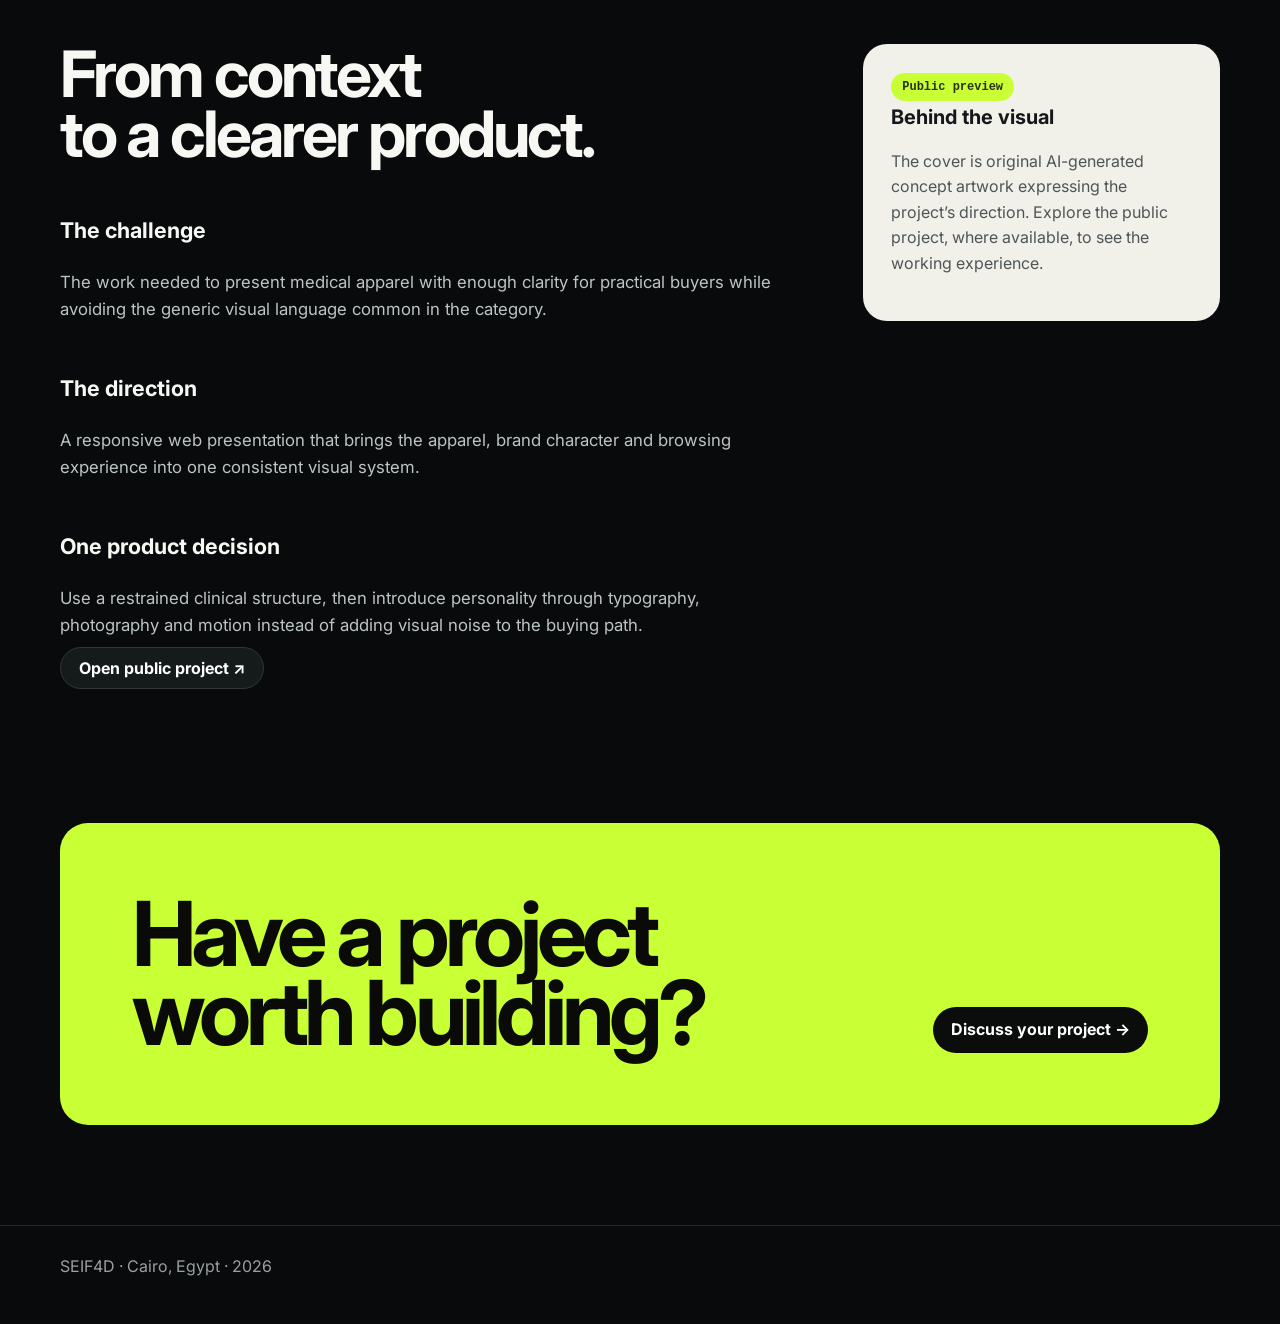
<file: work/harmed.html>
<!doctype html>
<html lang="en" dir="ltr">
<head>
  <meta charset="utf-8">
  <meta name="viewport" content="width=device-width,initial-scale=1,viewport-fit=cover">
  <title>SEIF4D — Harmed case study</title>
  <meta name="description" content="A medical apparel web and brand experience that brings clinical clarity together with a contemporary visual character.">
  <meta name="robots" content="index,follow,max-image-preview:large">
  <link rel="canonical" href="https://seif4d.com/work/harmed.html">
  <meta property="og:type" content="article">
  <meta property="og:title" content="Harmed — SEIF4D project">
  <meta property="og:description" content="A medical apparel web and brand experience that brings clinical clarity together with a contemporary visual character.">
  <meta property="og:image" content="https://seif4d.com/assets/harmed-cover-v2.jpg">
  <link rel="preconnect" href="https://fonts.googleapis.com">
  <link rel="preconnect" href="https://fonts.gstatic.com" crossorigin>
  <link rel="stylesheet" href="https://fonts.googleapis.com/css2?family=Cairo:wght@400;600;700;800;900&family=Inter:wght@400;500;600;700;800;900&display=swap">
  <link rel="stylesheet" href="case-study.css">
</head>
<body data-title-en="Harmed — SEIF4D project" data-title-ar="Harmed — مشروع SEIF4D" data-description-en="A medical apparel web and brand experience that brings clinical clarity together with a contemporary visual character." data-description-ar="تجربة ويب وهوية لملابس طبية تجمع الوضوح العملي مع شخصية بصرية معاصرة.">
  <header class="case-header"><div class="shell"><a class="brand" data-home href="../index.html#work">SEIF<span>4D</span></a><div class="header-actions"><a data-home href="../index.html#work">← <span class="en-copy">All work</span><span class="ar-copy">كل الأعمال</span></a><button type="button" data-language>AR</button></div></div></header>
  <main>
    <section class="case-hero shell">
      <p class="eyebrow"><span class="en-copy">Client work · Web & brand</span><span class="ar-copy">عمل عميل · ويب وهوية</span></p>
      <h1>Harmed</h1>
      <p class="lede en-copy">A medical apparel web and brand experience that brings clinical clarity together with a contemporary visual character.</p><p class="lede ar-copy">تجربة ويب وهوية لملابس طبية تجمع الوضوح العملي مع شخصية بصرية معاصرة.</p>
      <img class="cover" src="../assets/harmed-cover-v2.jpg" width="1448" height="1086" alt="Harmed editorial project cover">
      <dl class="proof en-copy"><div><dt>Focus</dt><dd>Web experience and visual direction</dd></div><div><dt>Status</dt><dd>Public preview</dd></div><div><dt>Discipline</dt><dd>Client work · Web & brand</dd></div></dl>
      <dl class="proof ar-copy"><div><dt>التركيز</dt><dd>تجربة الويب والتوجيه البصري</dd></div><div><dt>الحالة</dt><dd>نسخة عامة</dd></div><div><dt>المجال</dt><dd>عمل عميل · ويب وهوية</dd></div></dl>
    </section>
    <section class="case-content shell">
      <div class="copy en-copy"><h2>From context<br>to a clearer product.</h2><h3>The challenge</h3><p>The work needed to present medical apparel with enough clarity for practical buyers while avoiding the generic visual language common in the category.</p><h3>The direction</h3><p>A responsive web presentation that brings the apparel, brand character and browsing experience into one consistent visual system.</p><h3>One product decision</h3><p>Use a restrained clinical structure, then introduce personality through typography, photography and motion instead of adding visual noise to the buying path.</p><a class="button" href="https://seif4d.github.io/Harmed/" target="_blank" rel="noopener noreferrer">Open public project ↗</a></div>
      <div class="copy ar-copy"><h2>من الفكرة<br>إلى تجربة أوضح.</h2><h3>التحدي</h3><p>احتاج المشروع إلى عرض الملابس الطبية بوضوح يخدم المشتري، مع بناء شخصية تتجاوز الشكل التقليدي المتكرر في المجال.</p><h3>اتجاه المشروع</h3><p>عرض ويب متجاوب يجمع الملابس وشخصية العلامة وتجربة التصفح داخل نظام بصري متسق.</p><h3>قرار في المنتج</h3><p>استخدام هيكل واضح وهادئ، وإضافة الشخصية من خلال الخط والصورة والحركة بدل زيادة التشويش داخل مسار التصفح.</p><a class="button" href="https://seif4d.github.io/Harmed/" target="_blank" rel="noopener noreferrer">افتح المشروع العام ↗</a></div>
      <aside class="note"><span class="status"><span class="en-copy">Public preview</span><span class="ar-copy">نسخة عامة</span></span><div class="en-copy"><b>Behind the visual</b><p>The cover is original AI-generated concept artwork expressing the project’s direction. Explore the public project, where available, to see the working experience.</p></div><div class="ar-copy"><b>وراء الصورة</b><p>الغلاف تصور بصري مولّد بالذكاء الاصطناعي يعبّر عن اتجاه المشروع. يمكنك استكشاف التجربة الفعلية من رابط المشروع عندما يكون متاحًا.</p></div></aside>
    </section>
    <section class="case-cta shell"><div class="cta-card"><div class="en-copy"><h2>Have a project<br>worth building?</h2></div><div class="ar-copy"><h2>لديك مشروع<br>يستحق البناء؟</h2></div><a class="button" data-contact href="mailto:contact@seif4d.com"> <span class="en-copy">Discuss your project →</span><span class="ar-copy">ناقش مشروعك ←</span></a></div></section>
  </main>
  <footer class="case-footer"><div class="shell">SEIF4D · Cairo, Egypt · 2026</div></footer>
  <script src="case-study.js" defer></script>
</body>
</html>
</file>
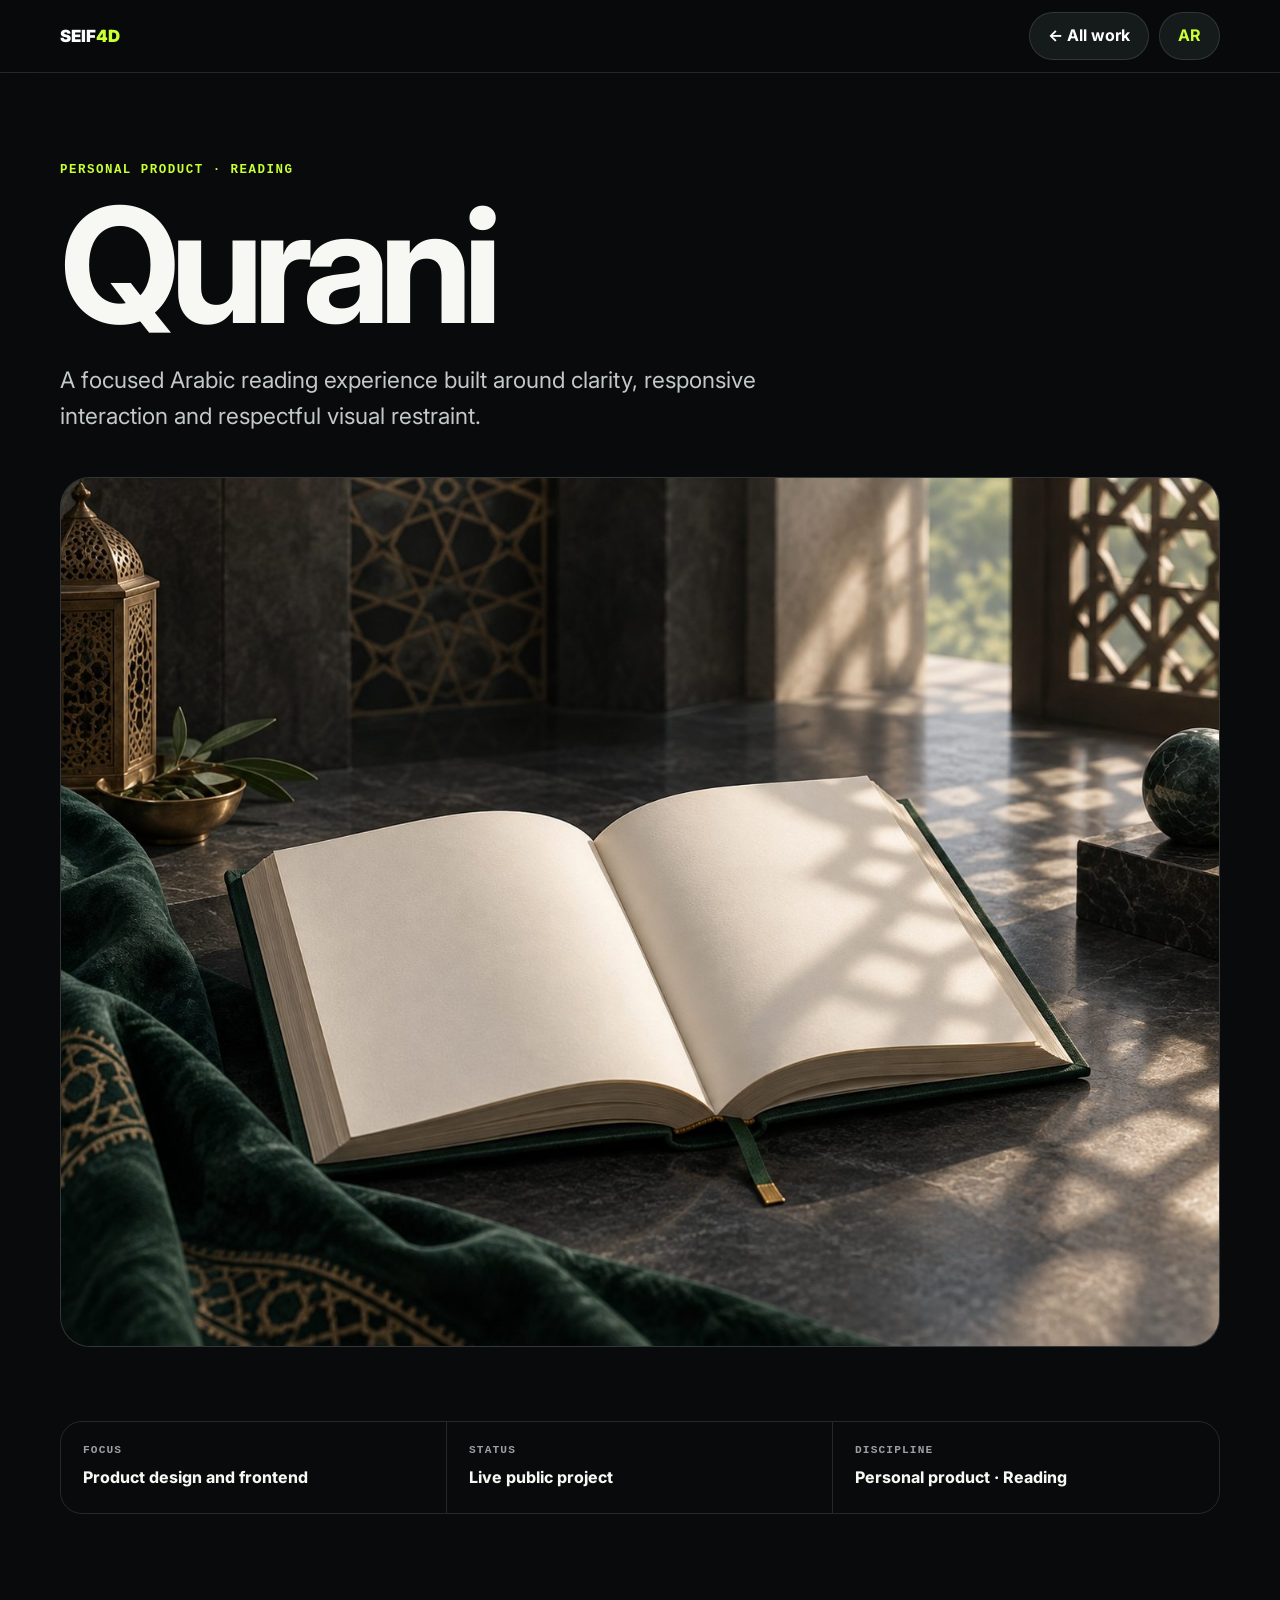
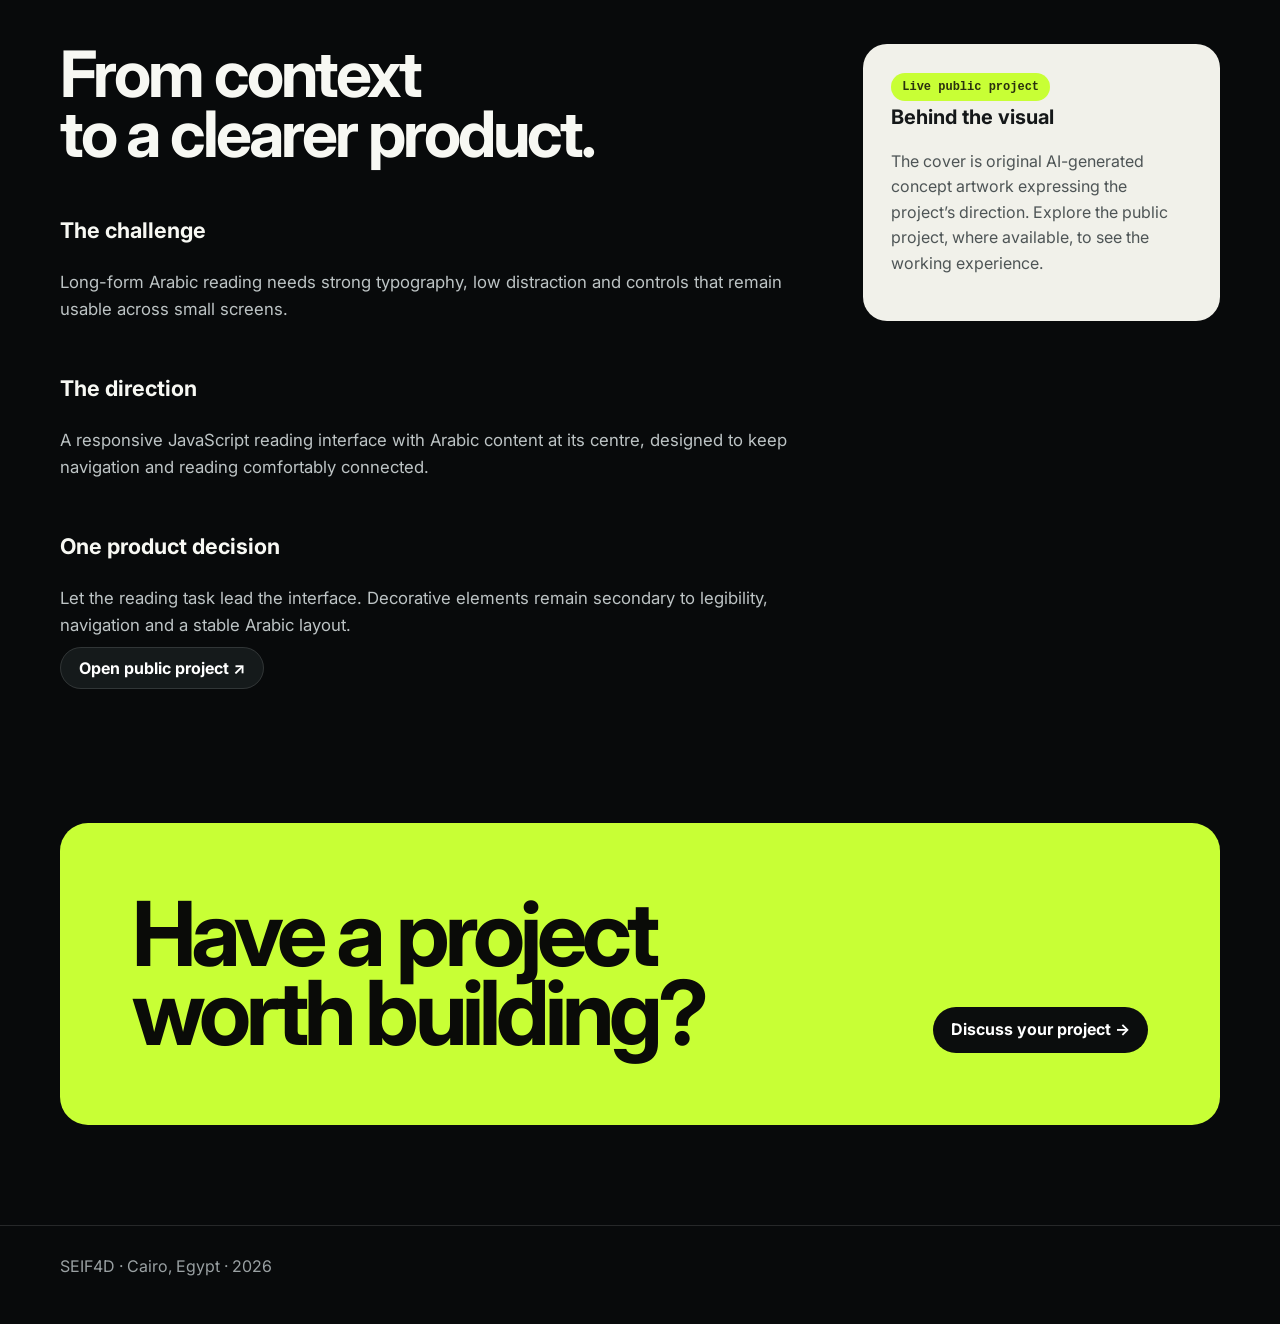
<file: work/qurani.html>
<!doctype html>
<html lang="en" dir="ltr">
<head>
  <meta charset="utf-8">
  <meta name="viewport" content="width=device-width,initial-scale=1,viewport-fit=cover">
  <title>SEIF4D — Qurani case study</title>
  <meta name="description" content="A focused Arabic reading experience built around clarity, responsive interaction and respectful visual restraint.">
  <meta name="robots" content="index,follow,max-image-preview:large">
  <link rel="canonical" href="https://seif4d.com/work/qurani.html">
  <meta property="og:type" content="article">
  <meta property="og:title" content="Qurani — SEIF4D project">
  <meta property="og:description" content="A focused Arabic reading experience built around clarity, responsive interaction and respectful visual restraint.">
  <meta property="og:image" content="https://seif4d.com/assets/qurani-cover-v2.jpg">
  <link rel="preconnect" href="https://fonts.googleapis.com">
  <link rel="preconnect" href="https://fonts.gstatic.com" crossorigin>
  <link rel="stylesheet" href="https://fonts.googleapis.com/css2?family=Cairo:wght@400;600;700;800;900&family=Inter:wght@400;500;600;700;800;900&display=swap">
  <link rel="stylesheet" href="case-study.css">
</head>
<body data-title-en="Qurani — SEIF4D project" data-title-ar="Qurani — مشروع SEIF4D" data-description-en="A focused Arabic reading experience built around clarity, responsive interaction and respectful visual restraint." data-description-ar="تجربة قراءة عربية مركزة مبنية حول الوضوح والتفاعل المتجاوب والهدوء البصري المحترم.">
  <header class="case-header"><div class="shell"><a class="brand" data-home href="../index.html#work">SEIF<span>4D</span></a><div class="header-actions"><a data-home href="../index.html#work">← <span class="en-copy">All work</span><span class="ar-copy">كل الأعمال</span></a><button type="button" data-language>AR</button></div></div></header>
  <main>
    <section class="case-hero shell">
      <p class="eyebrow"><span class="en-copy">Personal product · Reading</span><span class="ar-copy">منتج شخصي · قراءة</span></p>
      <h1>Qurani</h1>
      <p class="lede en-copy">A focused Arabic reading experience built around clarity, responsive interaction and respectful visual restraint.</p><p class="lede ar-copy">تجربة قراءة عربية مركزة مبنية حول الوضوح والتفاعل المتجاوب والهدوء البصري المحترم.</p>
      <img class="cover" src="../assets/qurani-cover-v2.jpg" width="1448" height="1086" alt="Qurani editorial project cover">
      <dl class="proof en-copy"><div><dt>Focus</dt><dd>Product design and frontend</dd></div><div><dt>Status</dt><dd>Live public project</dd></div><div><dt>Discipline</dt><dd>Personal product · Reading</dd></div></dl>
      <dl class="proof ar-copy"><div><dt>التركيز</dt><dd>تصميم المنتج والواجهة</dd></div><div><dt>الحالة</dt><dd>مشروع عام حي</dd></div><div><dt>المجال</dt><dd>منتج شخصي · قراءة</dd></div></dl>
    </section>
    <section class="case-content shell">
      <div class="copy en-copy"><h2>From context<br>to a clearer product.</h2><h3>The challenge</h3><p>Long-form Arabic reading needs strong typography, low distraction and controls that remain usable across small screens.</p><h3>The direction</h3><p>A responsive JavaScript reading interface with Arabic content at its centre, designed to keep navigation and reading comfortably connected.</p><h3>One product decision</h3><p>Let the reading task lead the interface. Decorative elements remain secondary to legibility, navigation and a stable Arabic layout.</p><a class="button" href="https://seif4d.github.io/GPT-Quran/" target="_blank" rel="noopener noreferrer">Open public project ↗</a></div>
      <div class="copy ar-copy"><h2>من الفكرة<br>إلى تجربة أوضح.</h2><h3>التحدي</h3><p>تحتاج القراءة العربية الطويلة إلى خط واضح ومشتتات قليلة وأدوات تظل سهلة الاستخدام على الشاشات الصغيرة.</p><h3>اتجاه المشروع</h3><p>واجهة قراءة متجاوبة مبنية بجافاسكربت، يتمحور تصميمها حول المحتوى العربي والانتقال المريح بين التصفح والقراءة.</p><h3>قرار في المنتج</h3><p>جعل مهمة القراءة هي التي تقود الواجهة، مع إبقاء الزخرفة في مرتبة تالية للوضوح والتنقل وثبات التخطيط العربي.</p><a class="button" href="https://seif4d.github.io/GPT-Quran/" target="_blank" rel="noopener noreferrer">افتح المشروع العام ↗</a></div>
      <aside class="note"><span class="status"><span class="en-copy">Live public project</span><span class="ar-copy">مشروع عام حي</span></span><div class="en-copy"><b>Behind the visual</b><p>The cover is original AI-generated concept artwork expressing the project’s direction. Explore the public project, where available, to see the working experience.</p></div><div class="ar-copy"><b>وراء الصورة</b><p>الغلاف تصور بصري مولّد بالذكاء الاصطناعي يعبّر عن اتجاه المشروع. يمكنك استكشاف التجربة الفعلية من رابط المشروع عندما يكون متاحًا.</p></div></aside>
    </section>
    <section class="case-cta shell"><div class="cta-card"><div class="en-copy"><h2>Have a project<br>worth building?</h2></div><div class="ar-copy"><h2>لديك مشروع<br>يستحق البناء؟</h2></div><a class="button" data-contact href="mailto:contact@seif4d.com"> <span class="en-copy">Discuss your project →</span><span class="ar-copy">ناقش مشروعك ←</span></a></div></section>
  </main>
  <footer class="case-footer"><div class="shell">SEIF4D · Cairo, Egypt · 2026</div></footer>
  <script src="case-study.js" defer></script>
</body>
</html>
</file>
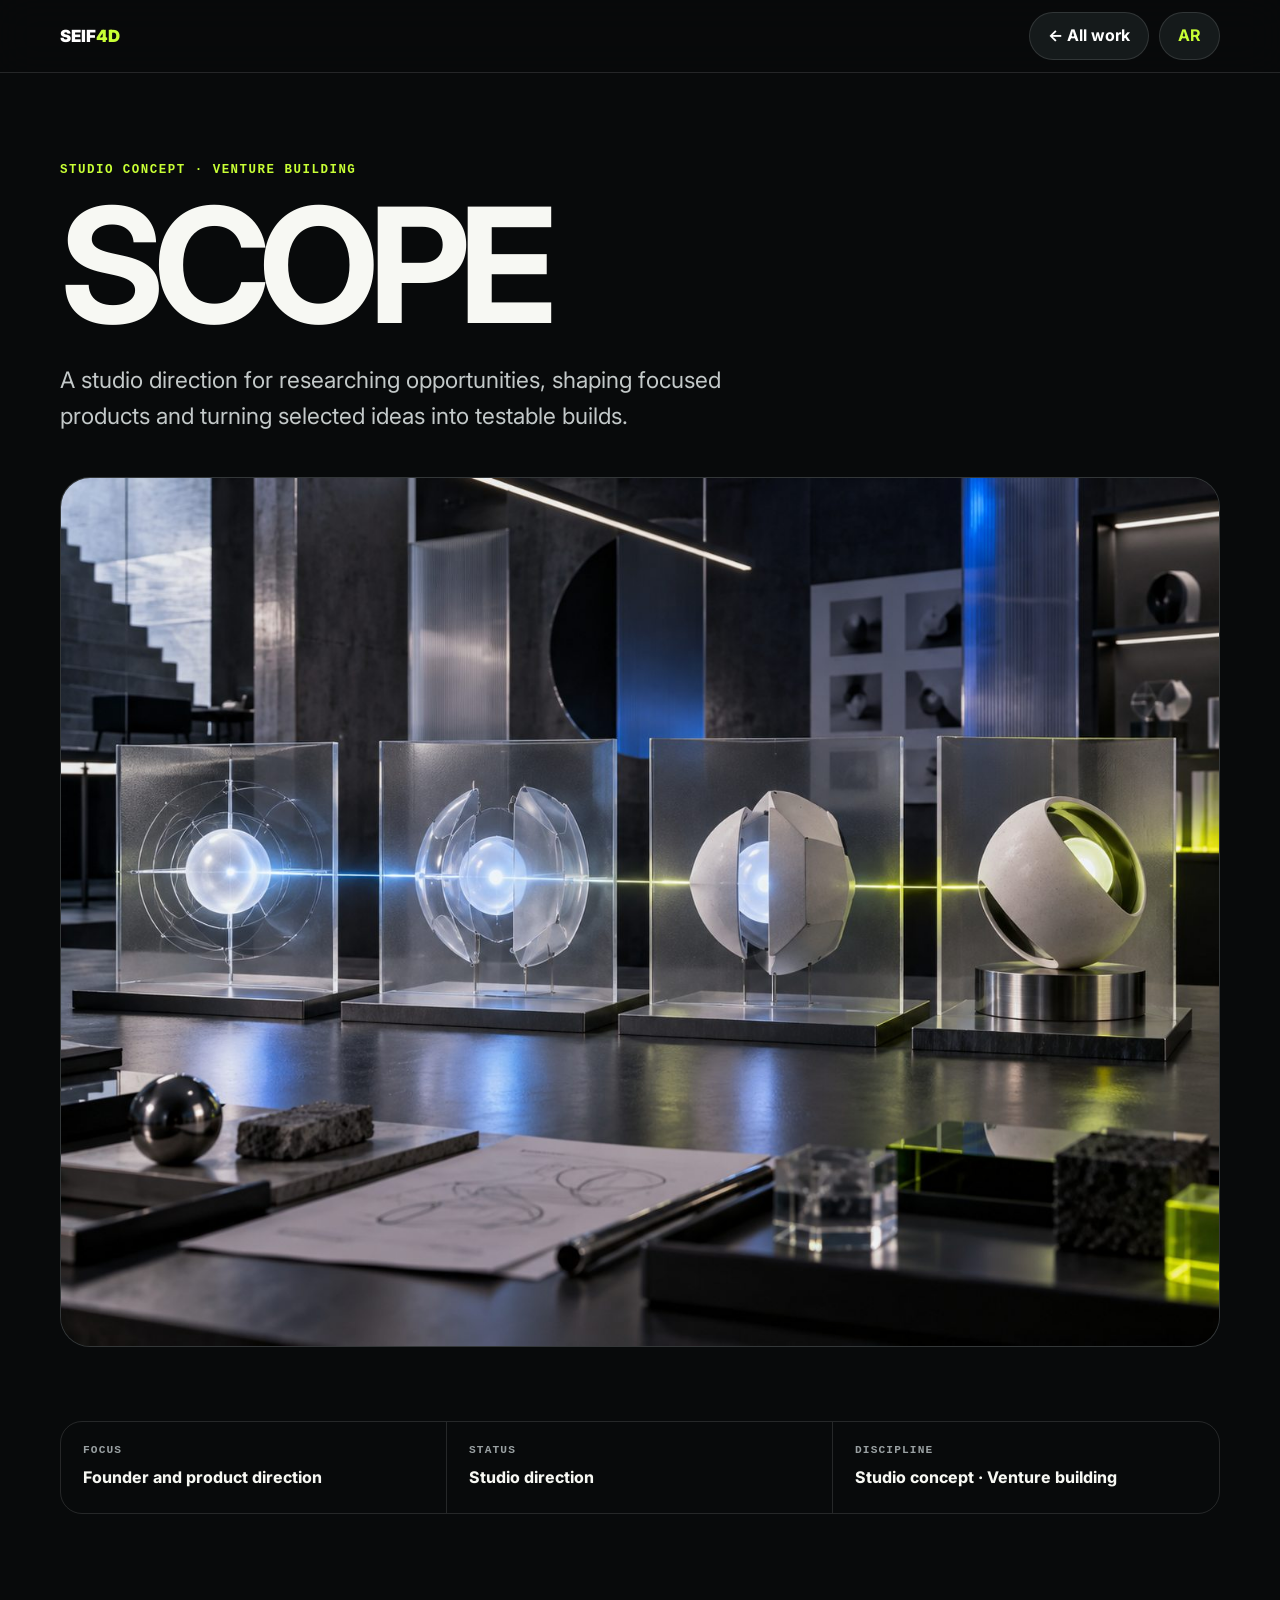
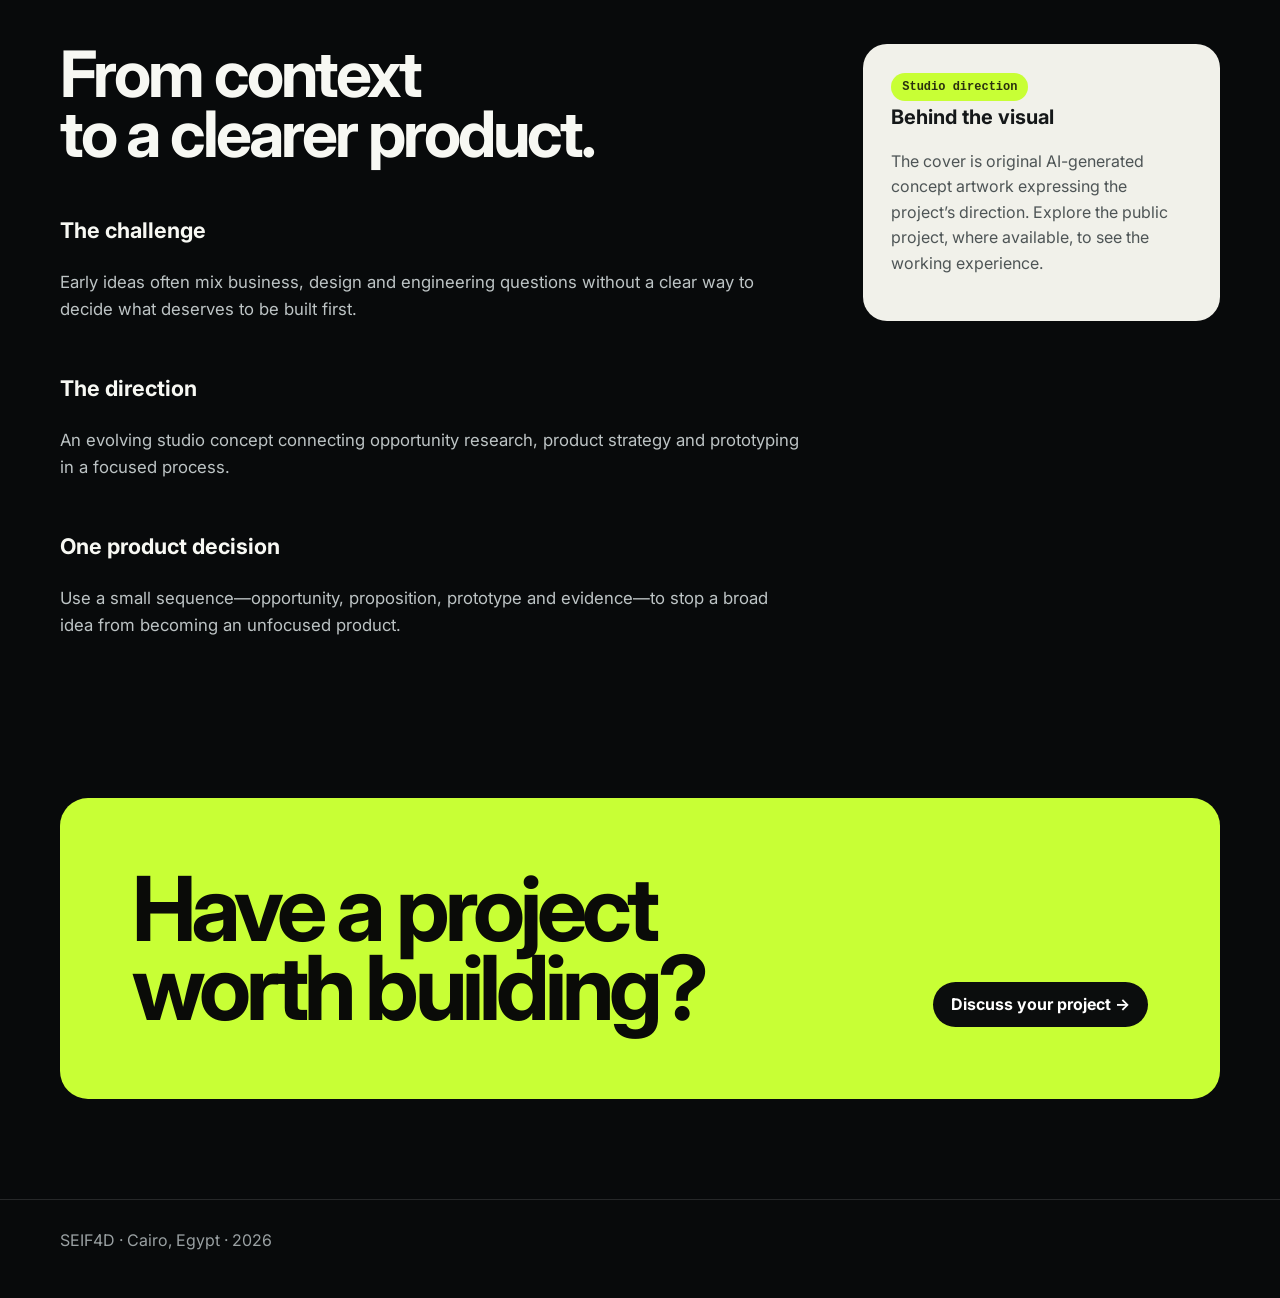
<file: work/scope.html>
<!doctype html>
<html lang="en" dir="ltr">
<head>
  <meta charset="utf-8">
  <meta name="viewport" content="width=device-width,initial-scale=1,viewport-fit=cover">
  <title>SEIF4D — SCOPE case study</title>
  <meta name="description" content="A studio direction for researching opportunities, shaping focused products and turning selected ideas into testable builds.">
  <meta name="robots" content="index,follow,max-image-preview:large">
  <link rel="canonical" href="https://seif4d.com/work/scope.html">
  <meta property="og:type" content="article">
  <meta property="og:title" content="SCOPE — SEIF4D project">
  <meta property="og:description" content="A studio direction for researching opportunities, shaping focused products and turning selected ideas into testable builds.">
  <meta property="og:image" content="https://seif4d.com/assets/scope-cover-v2.jpg">
  <link rel="preconnect" href="https://fonts.googleapis.com">
  <link rel="preconnect" href="https://fonts.gstatic.com" crossorigin>
  <link rel="stylesheet" href="https://fonts.googleapis.com/css2?family=Cairo:wght@400;600;700;800;900&family=Inter:wght@400;500;600;700;800;900&display=swap">
  <link rel="stylesheet" href="case-study.css">
</head>
<body data-title-en="SCOPE — SEIF4D project" data-title-ar="SCOPE — مشروع SEIF4D" data-description-en="A studio direction for researching opportunities, shaping focused products and turning selected ideas into testable builds." data-description-ar="اتجاه لاستوديو يبحث الفرص ويصوغ منتجات مركزة ويحوّل الأفكار المختارة إلى نماذج قابلة للاختبار.">
  <header class="case-header"><div class="shell"><a class="brand" data-home href="../index.html#work">SEIF<span>4D</span></a><div class="header-actions"><a data-home href="../index.html#work">← <span class="en-copy">All work</span><span class="ar-copy">كل الأعمال</span></a><button type="button" data-language>AR</button></div></div></header>
  <main>
    <section class="case-hero shell">
      <p class="eyebrow"><span class="en-copy">Studio concept · Venture building</span><span class="ar-copy">تصور استوديو · بناء مشاريع</span></p>
      <h1>SCOPE</h1>
      <p class="lede en-copy">A studio direction for researching opportunities, shaping focused products and turning selected ideas into testable builds.</p><p class="lede ar-copy">اتجاه لاستوديو يبحث الفرص ويصوغ منتجات مركزة ويحوّل الأفكار المختارة إلى نماذج قابلة للاختبار.</p>
      <img class="cover" src="../assets/scope-cover-v2.jpg" width="1448" height="1086" alt="SCOPE editorial project cover">
      <dl class="proof en-copy"><div><dt>Focus</dt><dd>Founder and product direction</dd></div><div><dt>Status</dt><dd>Studio direction</dd></div><div><dt>Discipline</dt><dd>Studio concept · Venture building</dd></div></dl>
      <dl class="proof ar-copy"><div><dt>التركيز</dt><dd>المؤسس واتجاه المنتج</dd></div><div><dt>الحالة</dt><dd>اتجاه استوديو</dd></div><div><dt>المجال</dt><dd>تصور استوديو · بناء مشاريع</dd></div></dl>
    </section>
    <section class="case-content shell">
      <div class="copy en-copy"><h2>From context<br>to a clearer product.</h2><h3>The challenge</h3><p>Early ideas often mix business, design and engineering questions without a clear way to decide what deserves to be built first.</p><h3>The direction</h3><p>An evolving studio concept connecting opportunity research, product strategy and prototyping in a focused process.</p><h3>One product decision</h3><p>Use a small sequence—opportunity, proposition, prototype and evidence—to stop a broad idea from becoming an unfocused product.</p></div>
      <div class="copy ar-copy"><h2>من الفكرة<br>إلى تجربة أوضح.</h2><h3>التحدي</h3><p>تختلط في الأفكار المبكرة أسئلة البيزنس والتصميم والتطوير دون طريقة واضحة لتحديد ما يستحق البناء أولًا.</p><h3>اتجاه المشروع</h3><p>تصور استوديو قيد التشكيل يربط بحث الفرص واستراتيجية المنتج وبناء النماذج ضمن عملية مركزة.</p><h3>قرار في المنتج</h3><p>استخدام تسلسل صغير: فرصة، عرض قيمة، نموذج، ودليل؛ لمنع الفكرة الواسعة من التحول إلى منتج مشتت.</p></div>
      <aside class="note"><span class="status"><span class="en-copy">Studio direction</span><span class="ar-copy">اتجاه استوديو</span></span><div class="en-copy"><b>Behind the visual</b><p>The cover is original AI-generated concept artwork expressing the project’s direction. Explore the public project, where available, to see the working experience.</p></div><div class="ar-copy"><b>وراء الصورة</b><p>الغلاف تصور بصري مولّد بالذكاء الاصطناعي يعبّر عن اتجاه المشروع. يمكنك استكشاف التجربة الفعلية من رابط المشروع عندما يكون متاحًا.</p></div></aside>
    </section>
    <section class="case-cta shell"><div class="cta-card"><div class="en-copy"><h2>Have a project<br>worth building?</h2></div><div class="ar-copy"><h2>لديك مشروع<br>يستحق البناء؟</h2></div><a class="button" data-contact href="mailto:contact@seif4d.com"> <span class="en-copy">Discuss your project →</span><span class="ar-copy">ناقش مشروعك ←</span></a></div></section>
  </main>
  <footer class="case-footer"><div class="shell">SEIF4D · Cairo, Egypt · 2026</div></footer>
  <script src="case-study.js" defer></script>
</body>
</html>
</file>
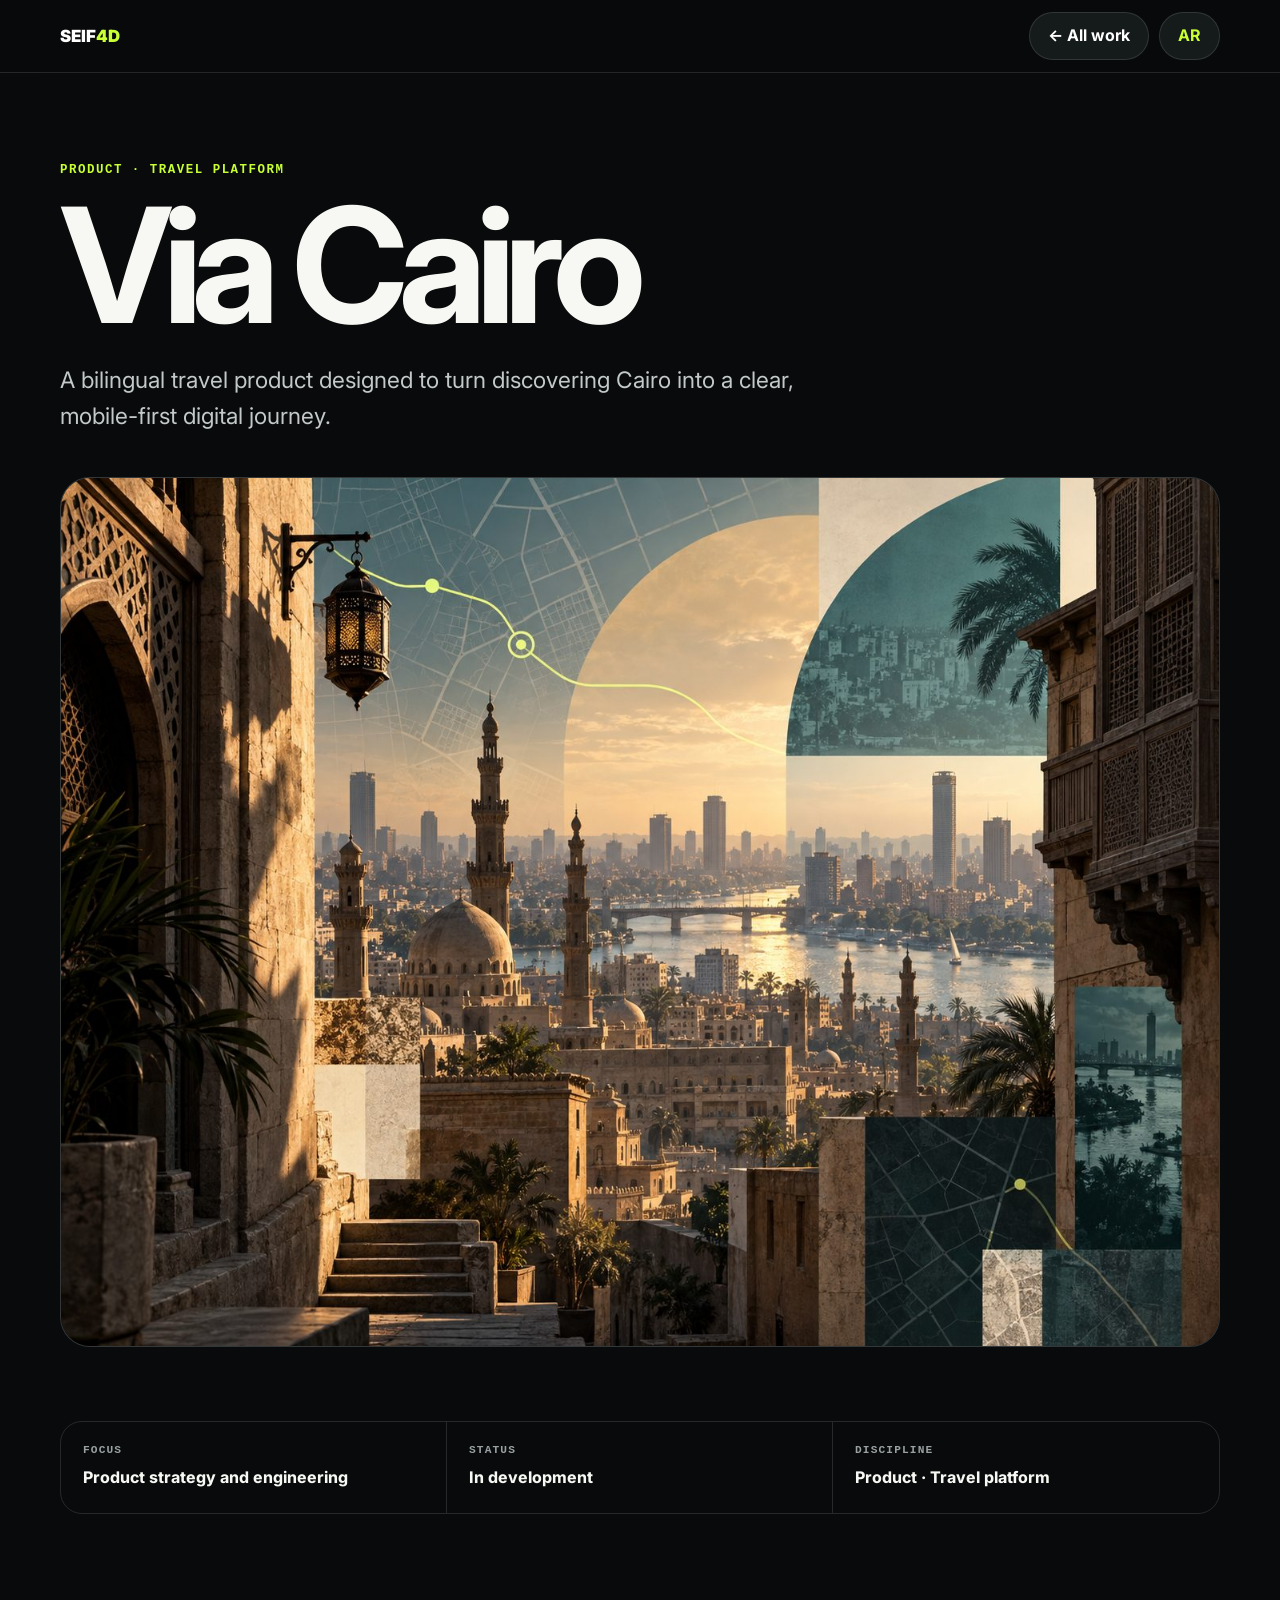
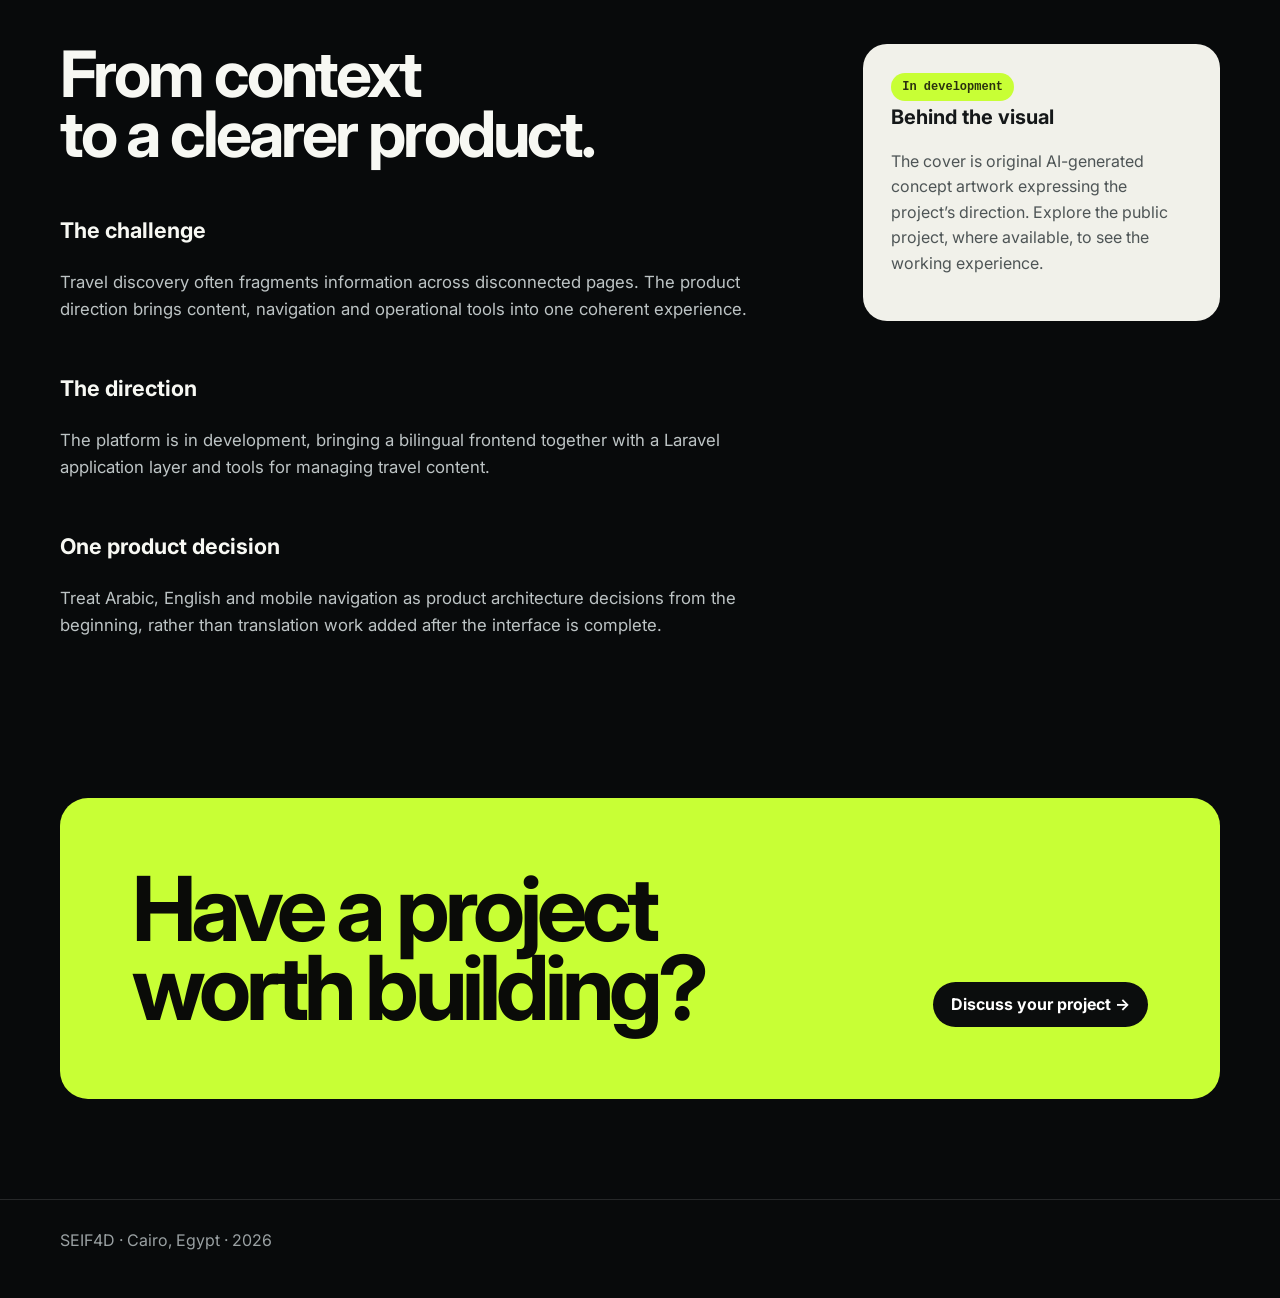
<file: work/via-cairo.html>
<!doctype html>
<html lang="en" dir="ltr">
<head>
  <meta charset="utf-8">
  <meta name="viewport" content="width=device-width,initial-scale=1,viewport-fit=cover">
  <title>SEIF4D — Via Cairo case study</title>
  <meta name="description" content="A bilingual travel product designed to turn discovering Cairo into a clear, mobile-first digital journey.">
  <meta name="robots" content="index,follow,max-image-preview:large">
  <link rel="canonical" href="https://seif4d.com/work/via-cairo.html">
  <meta property="og:type" content="article">
  <meta property="og:title" content="Via Cairo — SEIF4D project">
  <meta property="og:description" content="A bilingual travel product designed to turn discovering Cairo into a clear, mobile-first digital journey.">
  <meta property="og:image" content="https://seif4d.com/assets/via-cairo-cover-v2.jpg">
  <link rel="preconnect" href="https://fonts.googleapis.com">
  <link rel="preconnect" href="https://fonts.gstatic.com" crossorigin>
  <link rel="stylesheet" href="https://fonts.googleapis.com/css2?family=Cairo:wght@400;600;700;800;900&family=Inter:wght@400;500;600;700;800;900&display=swap">
  <link rel="stylesheet" href="case-study.css">
</head>
<body data-title-en="Via Cairo — SEIF4D project" data-title-ar="Via Cairo — مشروع SEIF4D" data-description-en="A bilingual travel product designed to turn discovering Cairo into a clear, mobile-first digital journey." data-description-ar="منتج سياحي ثنائي اللغة يحوّل اكتشاف القاهرة إلى رحلة رقمية واضحة ومصممة للهاتف أولًا.">
  <header class="case-header"><div class="shell"><a class="brand" data-home href="../index.html#work">SEIF<span>4D</span></a><div class="header-actions"><a data-home href="../index.html#work">← <span class="en-copy">All work</span><span class="ar-copy">كل الأعمال</span></a><button type="button" data-language>AR</button></div></div></header>
  <main>
    <section class="case-hero shell">
      <p class="eyebrow"><span class="en-copy">Product · Travel platform</span><span class="ar-copy">منتج · منصة سياحية</span></p>
      <h1>Via Cairo</h1>
      <p class="lede en-copy">A bilingual travel product designed to turn discovering Cairo into a clear, mobile-first digital journey.</p><p class="lede ar-copy">منتج سياحي ثنائي اللغة يحوّل اكتشاف القاهرة إلى رحلة رقمية واضحة ومصممة للهاتف أولًا.</p>
      <img class="cover" src="../assets/via-cairo-cover-v2.jpg" width="1448" height="1086" alt="Via Cairo editorial project cover">
      <dl class="proof en-copy"><div><dt>Focus</dt><dd>Product strategy and engineering</dd></div><div><dt>Status</dt><dd>In development</dd></div><div><dt>Discipline</dt><dd>Product · Travel platform</dd></div></dl>
      <dl class="proof ar-copy"><div><dt>التركيز</dt><dd>استراتيجية المنتج والتطوير</dd></div><div><dt>الحالة</dt><dd>قيد التطوير</dd></div><div><dt>المجال</dt><dd>منتج · منصة سياحية</dd></div></dl>
    </section>
    <section class="case-content shell">
      <div class="copy en-copy"><h2>From context<br>to a clearer product.</h2><h3>The challenge</h3><p>Travel discovery often fragments information across disconnected pages. The product direction brings content, navigation and operational tools into one coherent experience.</p><h3>The direction</h3><p>The platform is in development, bringing a bilingual frontend together with a Laravel application layer and tools for managing travel content.</p><h3>One product decision</h3><p>Treat Arabic, English and mobile navigation as product architecture decisions from the beginning, rather than translation work added after the interface is complete.</p></div>
      <div class="copy ar-copy"><h2>من الفكرة<br>إلى تجربة أوضح.</h2><h3>التحدي</h3><p>غالبًا ما تتوزع رحلة اكتشاف السفر بين صفحات ومصادر منفصلة. يجمع اتجاه المنتج المحتوى والتنقل والأدوات التشغيلية في تجربة واحدة مترابطة.</p><h3>اتجاه المشروع</h3><p>المنصة قيد التطوير، وتجمع واجهة ثنائية اللغة مع طبقة تطبيق Laravel وأدوات لإدارة المحتوى السياحي.</p><h3>قرار في المنتج</h3><p>اعتبار العربية والإنجليزية وتنقل الهاتف قرارات في بنية المنتج منذ البداية، وليس ترجمة تضاف بعد اكتمال الواجهة.</p></div>
      <aside class="note"><span class="status"><span class="en-copy">In development</span><span class="ar-copy">قيد التطوير</span></span><div class="en-copy"><b>Behind the visual</b><p>The cover is original AI-generated concept artwork expressing the project’s direction. Explore the public project, where available, to see the working experience.</p></div><div class="ar-copy"><b>وراء الصورة</b><p>الغلاف تصور بصري مولّد بالذكاء الاصطناعي يعبّر عن اتجاه المشروع. يمكنك استكشاف التجربة الفعلية من رابط المشروع عندما يكون متاحًا.</p></div></aside>
    </section>
    <section class="case-cta shell"><div class="cta-card"><div class="en-copy"><h2>Have a project<br>worth building?</h2></div><div class="ar-copy"><h2>لديك مشروع<br>يستحق البناء؟</h2></div><a class="button" data-contact href="mailto:contact@seif4d.com"> <span class="en-copy">Discuss your project →</span><span class="ar-copy">ناقش مشروعك ←</span></a></div></section>
  </main>
  <footer class="case-footer"><div class="shell">SEIF4D · Cairo, Egypt · 2026</div></footer>
  <script src="case-study.js" defer></script>
</body>
</html>
</file>
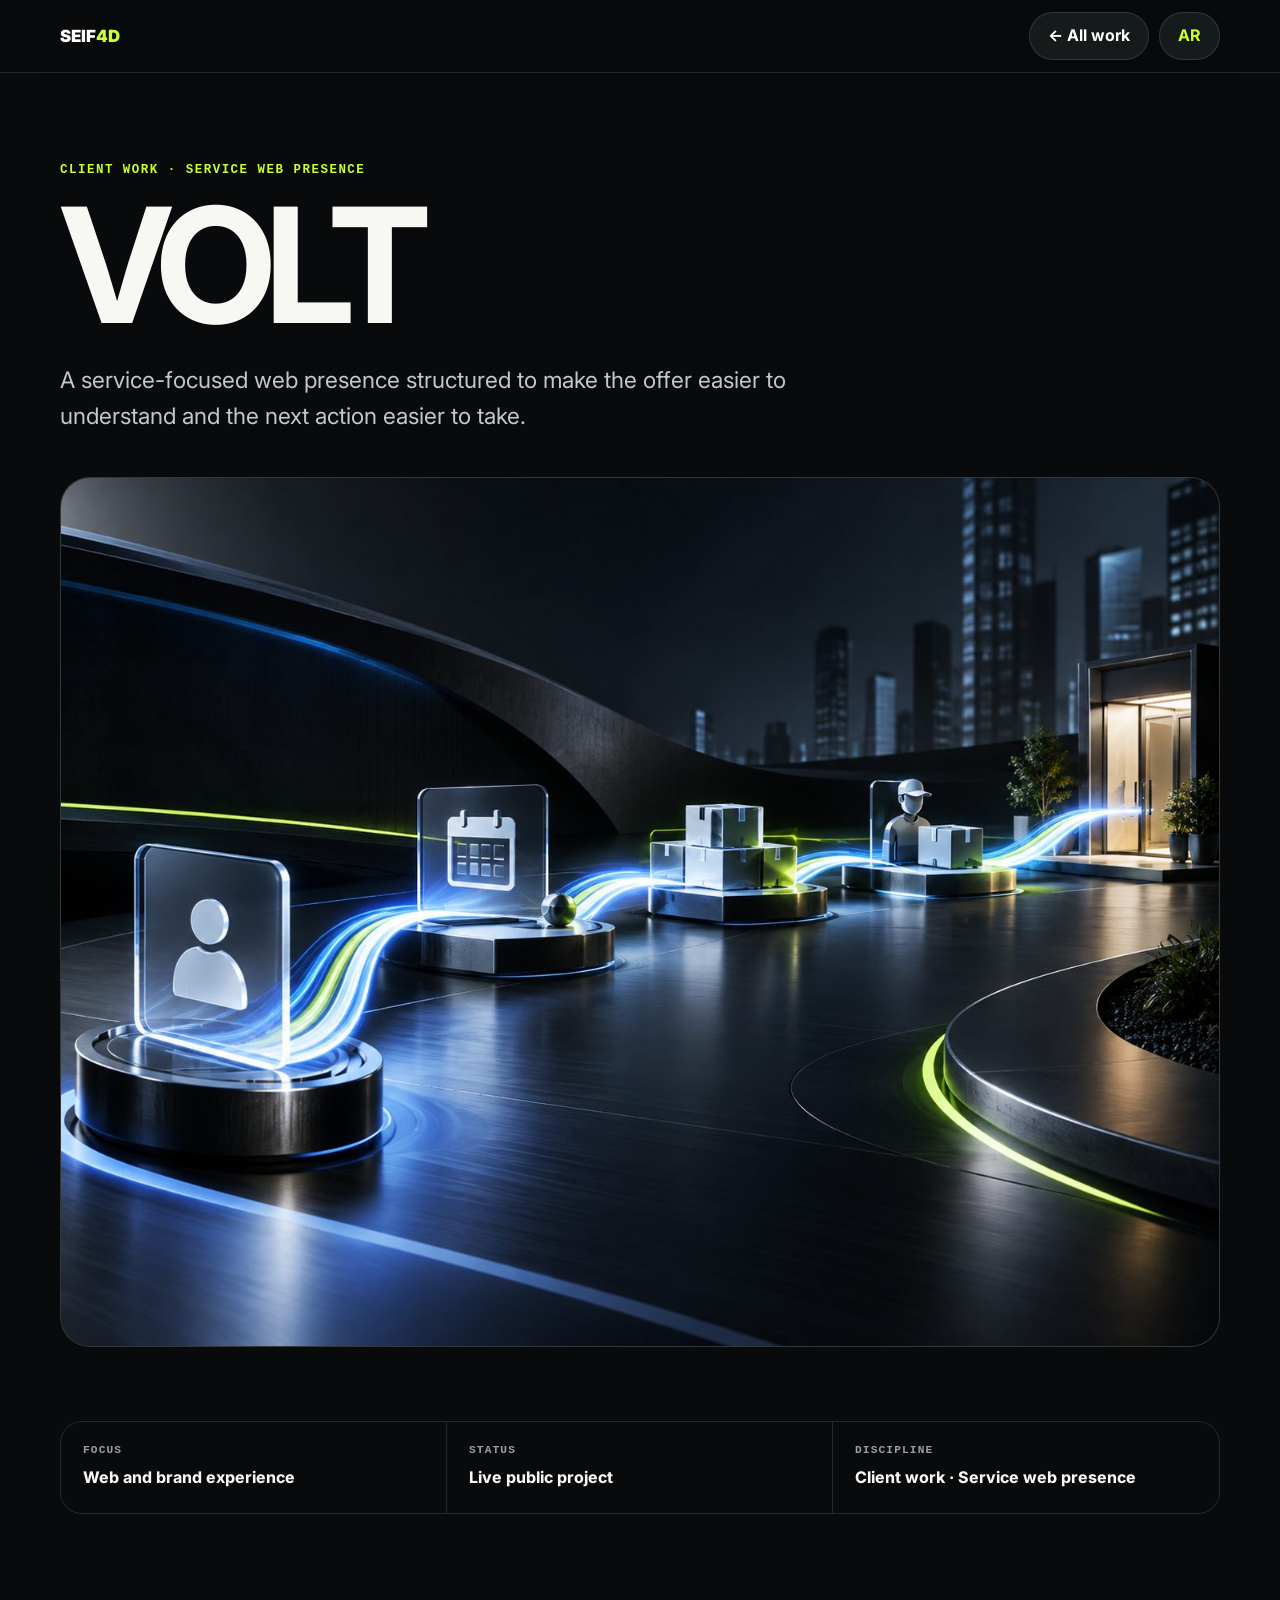
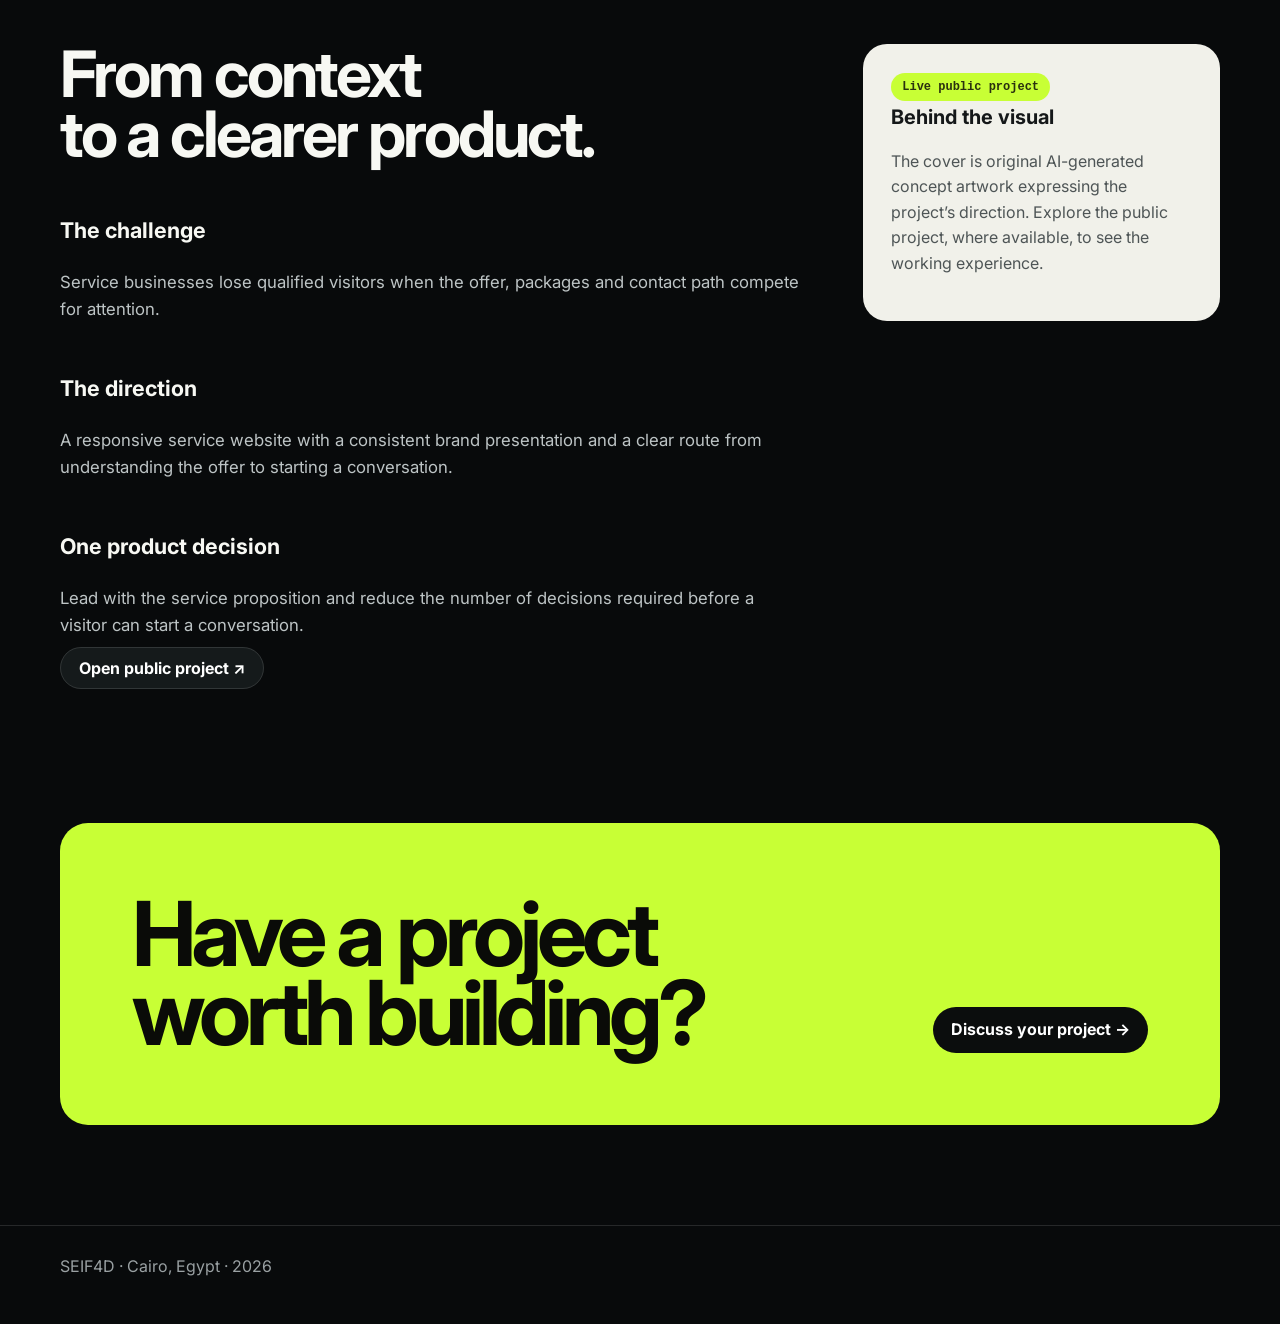
<file: work/volt.html>
<!doctype html>
<html lang="en" dir="ltr">
<head>
  <meta charset="utf-8">
  <meta name="viewport" content="width=device-width,initial-scale=1,viewport-fit=cover">
  <title>SEIF4D — VOLT case study</title>
  <meta name="description" content="A service-focused web presence structured to make the offer easier to understand and the next action easier to take.">
  <meta name="robots" content="index,follow,max-image-preview:large">
  <link rel="canonical" href="https://seif4d.com/work/volt.html">
  <meta property="og:type" content="article">
  <meta property="og:title" content="VOLT — SEIF4D project">
  <meta property="og:description" content="A service-focused web presence structured to make the offer easier to understand and the next action easier to take.">
  <meta property="og:image" content="https://seif4d.com/assets/volt-cover-v2.jpg">
  <link rel="preconnect" href="https://fonts.googleapis.com">
  <link rel="preconnect" href="https://fonts.gstatic.com" crossorigin>
  <link rel="stylesheet" href="https://fonts.googleapis.com/css2?family=Cairo:wght@400;600;700;800;900&family=Inter:wght@400;500;600;700;800;900&display=swap">
  <link rel="stylesheet" href="case-study.css">
</head>
<body data-title-en="VOLT — SEIF4D project" data-title-ar="VOLT — مشروع SEIF4D" data-description-en="A service-focused web presence structured to make the offer easier to understand and the next action easier to take." data-description-ar="حضور رقمي لخدمة صُمم ليجعل العرض أسهل في الفهم والخطوة التالية أسهل في التنفيذ.">
  <header class="case-header"><div class="shell"><a class="brand" data-home href="../index.html#work">SEIF<span>4D</span></a><div class="header-actions"><a data-home href="../index.html#work">← <span class="en-copy">All work</span><span class="ar-copy">كل الأعمال</span></a><button type="button" data-language>AR</button></div></div></header>
  <main>
    <section class="case-hero shell">
      <p class="eyebrow"><span class="en-copy">Client work · Service web presence</span><span class="ar-copy">عمل عميل · حضور رقمي خدمي</span></p>
      <h1>VOLT</h1>
      <p class="lede en-copy">A service-focused web presence structured to make the offer easier to understand and the next action easier to take.</p><p class="lede ar-copy">حضور رقمي لخدمة صُمم ليجعل العرض أسهل في الفهم والخطوة التالية أسهل في التنفيذ.</p>
      <img class="cover" src="../assets/volt-cover-v2.jpg" width="1448" height="1086" alt="VOLT editorial project cover">
      <dl class="proof en-copy"><div><dt>Focus</dt><dd>Web and brand experience</dd></div><div><dt>Status</dt><dd>Live public project</dd></div><div><dt>Discipline</dt><dd>Client work · Service web presence</dd></div></dl>
      <dl class="proof ar-copy"><div><dt>التركيز</dt><dd>تجربة الويب والهوية</dd></div><div><dt>الحالة</dt><dd>مشروع عام حي</dd></div><div><dt>المجال</dt><dd>عمل عميل · حضور رقمي خدمي</dd></div></dl>
    </section>
    <section class="case-content shell">
      <div class="copy en-copy"><h2>From context<br>to a clearer product.</h2><h3>The challenge</h3><p>Service businesses lose qualified visitors when the offer, packages and contact path compete for attention.</p><h3>The direction</h3><p>A responsive service website with a consistent brand presentation and a clear route from understanding the offer to starting a conversation.</p><h3>One product decision</h3><p>Lead with the service proposition and reduce the number of decisions required before a visitor can start a conversation.</p><a class="button" href="https://voltmsg.store/" target="_blank" rel="noopener noreferrer">Open public project ↗</a></div>
      <div class="copy ar-copy"><h2>من الفكرة<br>إلى تجربة أوضح.</h2><h3>التحدي</h3><p>تفقد الأعمال الخدمية زوارًا مؤهلين عندما تتنافس الخدمة والباقات ومسار التواصل على انتباه المستخدم.</p><h3>اتجاه المشروع</h3><p>موقع خدمات متجاوب بتقديم بصري متسق ومسار واضح من فهم العرض إلى بدء التواصل.</p><h3>قرار في المنتج</h3><p>تقديم عرض الخدمة أولًا وتقليل عدد القرارات المطلوبة قبل أن يبدأ الزائر محادثة.</p><a class="button" href="https://voltmsg.store/" target="_blank" rel="noopener noreferrer">افتح المشروع العام ↗</a></div>
      <aside class="note"><span class="status"><span class="en-copy">Live public project</span><span class="ar-copy">مشروع عام حي</span></span><div class="en-copy"><b>Behind the visual</b><p>The cover is original AI-generated concept artwork expressing the project’s direction. Explore the public project, where available, to see the working experience.</p></div><div class="ar-copy"><b>وراء الصورة</b><p>الغلاف تصور بصري مولّد بالذكاء الاصطناعي يعبّر عن اتجاه المشروع. يمكنك استكشاف التجربة الفعلية من رابط المشروع عندما يكون متاحًا.</p></div></aside>
    </section>
    <section class="case-cta shell"><div class="cta-card"><div class="en-copy"><h2>Have a project<br>worth building?</h2></div><div class="ar-copy"><h2>لديك مشروع<br>يستحق البناء؟</h2></div><a class="button" data-contact href="mailto:contact@seif4d.com"> <span class="en-copy">Discuss your project →</span><span class="ar-copy">ناقش مشروعك ←</span></a></div></section>
  </main>
  <footer class="case-footer"><div class="shell">SEIF4D · Cairo, Egypt · 2026</div></footer>
  <script src="case-study.js" defer></script>
</body>
</html>
</file>
<file: style.css>
/* ==========================================================================
   SEIF4D Portfolio — Creative, Responsive, SEO & GEO Optimized Stylesheet
   Designed for High Performance, Accessibility (WCAG AA), and Multi-Sensory UX
   ========================================================================== */

:root {
  --ink: #08090a;
  --black: #0a0c0d;
  --black-2: #101315;
  --panel: #141719;
  --panel-2: #1a1e20;
  --panel-border: rgba(255, 255, 255, 0.08);
  --paper: #f3f2ed;
  --paper-2: #e9e8e2;
  --text: #f5f5f1;
  --muted: #9aa1a4;
  --muted-dark: #5e6264;
  --line: #24292b;
  --line-light: #cdcdc6;
  --lime: #c8ff35;
  --lime-2: #aefd16;
  --lime-glow: rgba(200, 255, 53, 0.35);
  --cyan: #00f0ff;
  --radius: 20px;
  --radius-sm: 10px;
  --shadow: 0 30px 80px rgba(0, 0, 0, 0.35);
  --shadow-glow: 0 0 30px rgba(200, 255, 53, 0.15);
  --sans: "Inter", -apple-system, BlinkMacSystemFont, "Segoe UI", Roboto, sans-serif;
  --sans-ar: "Cairo", "Tajawal", -apple-system, BlinkMacSystemFont, "Segoe UI", sans-serif;
  --display: "Arial Black", Impact, Haettenschweiler, sans-serif;
  --mono: "JetBrains Mono", "SFMono-Regular", Consolas, Menlo, monospace;
  --transition: 0.28s cubic-bezier(0.16, 1, 0.3, 1);
}

/* RTL Language Overrides */
[dir="rtl"] {
  font-family: var(--sans-ar);
}
[dir="rtl"] body {
  font-family: var(--sans-ar);
}
[dir="rtl"] .brand,
[dir="rtl"] .hero h1 {
  letter-spacing: -0.02em;
}
[dir="rtl"] .kicker,
[dir="rtl"] .section-index,
[dir="rtl"] .hero-note p,
[dir="rtl"] .identity-strip {
  font-family: var(--sans-ar);
  letter-spacing: 0.04em;
}

*, *::before, *::after {
  box-sizing: border-box;
}
.sr-only {
  position: absolute;
  width: 1px;
  height: 1px;
  padding: 0;
  margin: -1px;
  overflow: hidden;
  clip: rect(0, 0, 0, 0);
  white-space: nowrap;
  border: 0;
}

html {
  scroll-behavior: smooth;
  scroll-padding-top: 86px;
}

body {
  margin: 0;
  background: var(--black);
  color: var(--text);
  font-family: var(--sans);
  font-size: 16px;
  line-height: 1.55;
  overflow-x: hidden;
  -webkit-font-smoothing: antialiased;
  text-rendering: optimizeLegibility;
}

body.menu-open,
body.modal-open {
  overflow: hidden;
}

a {
  color: inherit;
  text-decoration: none;
}

button {
  font: inherit;
  color: inherit;
  background: none;
  border: none;
  cursor: pointer;
}

:focus-visible {
  outline: 2px solid var(--lime);
  outline-offset: 3px;
}

main:focus {
  outline: none;
}

img {
  display: block;
  max-width: 100%;
}

::selection {
  background: var(--lime);
  color: #050505;
}

/* Skip link for A11y */
.skip-link {
  position: fixed;
  left: 16px;
  top: 10px;
  z-index: 99999;
  padding: 10px 16px;
  background: var(--lime);
  color: #050505;
  font-weight: 700;
  border-radius: 999px;
  transform: translateY(-180%);
  transition: transform 0.2s;
}
[dir="rtl"] .skip-link {
  left: auto;
  right: 16px;
}
.skip-link:focus {
  transform: none;
}

/* Ambient Canvas & Cursor Orb */
#ambient-canvas {
  position: fixed;
  inset: 0;
  width: 100vw;
  height: 100vh;
  z-index: 0;
  pointer-events: none;
  opacity: 0.65;
}

.cursor-orb {
  position: fixed;
  z-index: 0;
  width: 500px;
  height: 500px;
  border-radius: 50%;
  pointer-events: none;
  transform: translate(-50%, -50%);
  background: radial-gradient(circle, rgba(200, 255, 53, 0.08), rgba(200, 255, 53, 0) 65%);
  mix-blend-mode: screen;
  opacity: 0;
  transition: opacity 0.3s ease;
}

/* Scroll Progress Bar */
.scroll-progress {
  position: fixed;
  top: 0;
  left: 0;
  right: 0;
  height: 3px;
  z-index: 9999;
  background: transparent;
}
.scroll-progress span {
  display: block;
  width: 0%;
  height: 100%;
  background: linear-gradient(90deg, var(--lime), #e4ff85);
  box-shadow: 0 0 12px var(--lime-glow);
}

/* ==========================================================================
   Header & Navigation
   ========================================================================== */
.site-header {
  position: fixed;
  top: 16px;
  left: 50%;
  transform: translateX(-50%);
  z-index: 500;
  width: auto;
  min-width: min(94vw, 840px);
  max-width: min(94vw, 1060px);
  height: 52px;
  display: flex;
  align-items: center;
  justify-content: space-between;
  gap: 16px;
  padding: 4px 6px 4px 18px;
  border: 1px solid rgba(255, 255, 255, 0.12);
  background: rgba(12, 15, 17, 0.72);
  box-shadow: 0 16px 40px rgba(0, 0, 0, 0.45), 
              inset 0 1px 0 rgba(255, 255, 255, 0.18);
  backdrop-filter: blur(24px) saturate(180%);
  -webkit-backdrop-filter: blur(24px) saturate(180%);
  border-radius: 999px;
  transition: all 0.35s cubic-bezier(0.16, 1, 0.3, 1);
}

.site-header::after {
  content: "";
  position: absolute;
  inset: 0;
  border-radius: inherit;
  padding: 1px;
  background: linear-gradient(135deg, rgba(255,255,255,0.2) 0%, transparent 40%, rgba(200,255,53,0.25) 80%, transparent 100%);
  mask: linear-gradient(#fff 0 0) content-box, linear-gradient(#fff 0 0);
  mask-composite: exclude;
  -webkit-mask: linear-gradient(#fff 0 0) content-box, linear-gradient(#fff 0 0);
  -webkit-mask-composite: xor;
  pointer-events: none;
  opacity: 0.8;
  transition: opacity 0.3s ease;
}

.site-header:hover::after {
  opacity: 1;
}

.site-header.scrolled {
  top: 12px;
  height: 48px;
  background: rgba(10, 12, 14, 0.92);
  border-color: rgba(255, 255, 255, 0.16);
  box-shadow: 0 20px 50px rgba(0, 0, 0, 0.7),
              0 0 25px rgba(200, 255, 53, 0.08),
              inset 0 1px 0 rgba(255, 255, 255, 0.15);
}

/* Brand HUD */
.brand {
  font-family: var(--display);
  font-size: 1.15rem;
  letter-spacing: -0.06em;
  line-height: 1;
  display: inline-flex;
  align-items: center;
  gap: 8px;
  color: #fff;
  text-decoration: none;
  padding: 4px 8px 4px 0;
}
.brand-text span {
  color: var(--lime);
}
.brand-status {
  display: inline-flex;
  align-items: center;
  justify-content: center;
  padding: 2px 4px;
}
.brand-status .pulse-dot {
  width: 7px;
  height: 7px;
  background: var(--lime);
  border-radius: 50%;
  box-shadow: 0 0 10px var(--lime);
  animation: pulse-dot 2s infinite ease-in-out;
}

/* Desktop Navigation — Floating Pill Segment */
.desktop-nav {
  display: flex;
  align-items: center;
  gap: 4px;
  padding: 3px 4px;
  background: rgba(255, 255, 255, 0.03);
  border: 1px solid rgba(255, 255, 255, 0.06);
  border-radius: 999px;
}
.desktop-nav a {
  position: relative;
  padding: 6px 13px;
  font-size: 0.76rem;
  font-weight: 550;
  letter-spacing: 0.01em;
  color: #9ea5a7;
  border-radius: 999px;
  transition: all 0.25s cubic-bezier(0.16, 1, 0.3, 1);
  text-decoration: none;
  white-space: nowrap;
}
.desktop-nav a:hover,
.desktop-nav a:focus-visible {
  color: #fff;
  background: rgba(255, 255, 255, 0.08);
}
.desktop-nav a.active {
  color: #080808;
  background: var(--lime);
  font-weight: 750;
  box-shadow: 0 2px 12px rgba(200, 255, 53, 0.3);
}

/* Header Controls Cockpit */
.header-controls {
  display: flex;
  align-items: center;
  gap: 8px;
}

/* Command Palette Trigger Button */
.cmd-btn {
  display: inline-flex;
  align-items: center;
  gap: 6px;
  padding: 5px 11px;
  background: rgba(255, 255, 255, 0.04);
  border: 1px solid rgba(255, 255, 255, 0.1);
  border-radius: 999px;
  font-size: 0.72rem;
  font-weight: 550;
  color: #c5cbcd;
  cursor: pointer;
  transition: all 0.2s ease;
}
.cmd-btn:hover {
  background: rgba(255, 255, 255, 0.09);
  border-color: rgba(200, 255, 53, 0.4);
  color: #fff;
  transform: translateY(-1px);
}
.cmd-key {
  display: inline-flex;
  align-items: center;
  padding: 2px 5px;
  font-family: var(--mono);
  font-size: 0.62rem;
  font-weight: 700;
  background: rgba(255, 255, 255, 0.08);
  border-radius: 5px;
  border: 1px solid rgba(255, 255, 255, 0.12);
  color: var(--lime);
}

/* Language Switcher Jewel */
.lang-btn {
  display: inline-flex;
  align-items: center;
  justify-content: center;
  padding: 5px 12px;
  height: 32px;
  border-radius: 999px;
  background: rgba(255, 255, 255, 0.04);
  border: 1px solid rgba(255, 255, 255, 0.1);
  color: #d1d6d8;
  font-family: var(--sans);
  font-weight: 700;
  font-size: 0.74rem;
  cursor: pointer;
  transition: all 0.2s ease;
}
.lang-btn:hover {
  background: rgba(255, 255, 255, 0.1);
  border-color: rgba(255, 255, 255, 0.25);
  color: #fff;
  transform: translateY(-1px);
}

/* Header CTA — Liquid Lime Button */
.header-cta {
  display: inline-flex;
  align-items: center;
  gap: 8px;
  padding: 7px 16px;
  border-radius: 999px;
  font-size: 0.76rem;
  font-weight: 750;
  letter-spacing: 0.01em;
  background: var(--lime);
  color: #080808;
  border: 1px solid transparent;
  box-shadow: 0 4px 18px rgba(200, 255, 53, 0.25);
  text-decoration: none;
  white-space: nowrap;
  transition: all 0.25s cubic-bezier(0.16, 1, 0.3, 1);
}
.header-cta:hover {
  background: var(--lime-2);
  transform: translateY(-1px) scale(1.02);
  box-shadow: 0 8px 25px rgba(200, 255, 53, 0.45);
  color: #080808;
}
.header-cta span:last-child {
  font-size: 0.88rem;
  transition: transform 0.2s ease;
}
.header-cta:hover span:last-child {
  transform: translate(2px, -2px);
}
[dir="rtl"] .header-cta:hover span:last-child {
  transform: translate(-2px, -2px);
}

/* Menu Button */
.menu-btn {
  display: none;
  background: rgba(255, 255, 255, 0.06);
  border: 1px solid rgba(255, 255, 255, 0.12);
  border-radius: 50%;
  width: 36px;
  height: 36px;
  padding: 0;
  place-items: center;
  cursor: pointer;
  transition: all 0.2s ease;
}
.menu-btn:hover {
  background: rgba(255, 255, 255, 0.12);
  border-color: rgba(255, 255, 255, 0.25);
}
.menu-btn span {
  display: block;
  width: 16px;
  height: 2px;
  background: #fff;
  margin: 3px 0;
  border-radius: 2px;
  transition: transform 0.3s, opacity 0.3s;
}

/* ==========================================================================
   Mobile Fullscreen Sheet
   ========================================================================== */
.mobile-sheet {
  position: fixed;
  inset: 0;
  z-index: 600;
  padding: 24px;
  background: #0b0d0e;
  transform: translateY(-105%);
  visibility: hidden;
  pointer-events: none;
  transition: transform 0.5s cubic-bezier(0.75, 0, 0.2, 1), visibility 0.5s;
  display: flex;
  flex-direction: column;
}
.mobile-sheet.open {
  transform: translateY(0);
  visibility: visible;
  pointer-events: auto;
}
.sheet-head {
  display: flex;
  align-items: center;
  justify-content: space-between;
  font-family: var(--mono);
  font-size: 0.75rem;
  color: #aeb4b6;
  letter-spacing: 0.1em;
}
.sheet-head button {
  background: none;
  border: 1px solid #333;
  border-radius: 50%;
  width: 44px;
  height: 44px;
  font-size: 1.8rem;
  line-height: 1;
  color: #fff;
}
.mobile-sheet nav {
  margin: auto 0;
  display: grid;
}
.mobile-sheet nav a {
  display: grid;
  grid-template-columns: 48px 1fr auto;
  align-items: center;
  border-top: 1px solid #222729;
  padding: 16px 0;
  font-size: clamp(1.8rem, 8vw, 3.5rem);
  font-weight: 800;
  letter-spacing: -0.05em;
}
.mobile-sheet nav a:last-child {
  border-bottom: 1px solid #222729;
}
.mobile-sheet nav b {
  font: 600 0.7rem var(--mono);
  color: #72797c;
}
.mobile-sheet nav span {
  font-size: 1.5rem;
  color: var(--lime);
}
.sheet-socials {
  display: flex;
  gap: 16px;
  flex-wrap: wrap;
  font-size: 0.8rem;
  color: #b4b9ba;
  padding-top: 20px;
}

/* ==========================================================================
   Main & Sections
   ========================================================================== */
main {
  position: relative;
  z-index: 1;
}
.section-dark {
  background: linear-gradient(180deg, #0b0d0e, #0e1112);
  color: var(--text);
}
.section-light {
  background: var(--paper);
  color: var(--ink);
}

/* Availability Pill */
.availability-pill {
  display: inline-flex;
  align-items: center;
  gap: 9px;
  padding: 7px 15px;
  background: rgba(0, 0, 0, 0.05);
  border: 1px solid rgba(0, 0, 0, 0.1);
  border-radius: 999px;
  font-size: 0.76rem;
  font-weight: 600;
  color: #33383a;
  margin-bottom: 18px;
}
.section-dark .availability-pill {
  background: rgba(255, 255, 255, 0.04);
  border-color: rgba(255, 255, 255, 0.1);
  color: #d1d6d8;
}
.pulse-dot {
  width: 8px;
  height: 8px;
  border-radius: 50%;
  background: #10b981;
  box-shadow: 0 0 0 0 rgba(16, 185, 129, 0.7);
  animation: pulse 2s infinite;
}
@keyframes pulse {
  0% {
    transform: scale(0.95);
    box-shadow: 0 0 0 0 rgba(16, 185, 129, 0.7);
  }
  70% {
    transform: scale(1);
    box-shadow: 0 0 0 8px rgba(16, 185, 129, 0);
  }
  100% {
    transform: scale(0.95);
    box-shadow: 0 0 0 0 rgba(16, 185, 129, 0);
  }
}

/* ==========================================================================
   Hero Section
   ========================================================================== */
.hero {
  background: var(--black);
  color: var(--text);
  min-height: 100vh;
  padding: 96px max(5vw, 32px) 32px;
  display: grid;
  grid-template-columns: minmax(0, 1.15fr) minmax(340px, 0.85fr);
  align-items: center;
  gap: 48px;
  position: relative;
  overflow: hidden;
}
.hero::before {
  content: "";
  position: absolute;
  inset: 0;
  background: radial-gradient(circle at 75% 35%, rgba(200, 255, 53, 0.08), transparent 45%),
              radial-gradient(circle at 20% 70%, rgba(0, 240, 255, 0.04), transparent 40%),
              linear-gradient(to bottom, rgba(10, 12, 13, 0.2), var(--black));
  pointer-events: none;
  z-index: 0;
}
.hero-copy {
  align-self: center;
  padding-top: 0;
  position: relative;
  z-index: 3;
  display: flex;
  flex-direction: column;
}
.kicker, .section-index {
  font: 700 0.72rem/1.3 var(--mono);
  letter-spacing: 0.15em;
  text-transform: uppercase;
}
.kicker {
  display: inline-flex;
  align-items: center;
  gap: 10px;
  font-size: 0.78rem;
  letter-spacing: 0.16em;
  margin: 0 0 16px;
  color: #fff;
}
.kicker span {
  color: #d1d6d8;
}
.kicker span:nth-child(2) {
  color: var(--lime);
  font-weight: 900;
  text-shadow: 0 0 12px var(--lime-glow);
}
.hero h1 {
  font-family: var(--display);
  font-size: clamp(4.4rem, 7.8vw, 7.6rem);
  letter-spacing: -0.07em;
  line-height: 0.84;
  margin: 0 0 10px;
  font-weight: 900;
  background: linear-gradient(135deg, #ffffff 30%, #c8ff35 75%, #ffffff 100%);
  background-size: 200% auto;
  -webkit-background-clip: text;
  background-clip: text;
  color: transparent;
  animation: gradient-sweep 8s ease infinite;
}
.hero h2 {
  font-size: clamp(1.75rem, 2.7vw, 2.85rem);
  line-height: 1.1;
  letter-spacing: -0.04em;
  margin: 0 0 14px;
  max-width: 680px;
  color: #f0f2f3;
}
.hero h2 mark {
  background: linear-gradient(180deg, transparent 55%, rgba(200, 255, 53, 0.35) 55% 92%, transparent 92%);
  color: #fff;
  padding: 0 0.04em;
}
.about h2 mark {
  background: linear-gradient(180deg, transparent 50%, rgba(200, 255, 53, 0.75) 50% 92%, transparent 92%);
  color: var(--ink);
  padding: 0 0.06em;
}
.hero-intro {
  font-size: 0.95rem;
  line-height: 1.68;
  max-width: 520px;
  color: #9aa1a4;
  margin: 0 0 20px;
}

.hero-tags {
  display: flex;
  align-items: center;
  gap: 8px;
  flex-wrap: wrap;
  margin: 0 0 24px;
  position: relative;
  z-index: 3;
}
.hero-tags span {
  padding: 5px 13px;
  border-radius: 999px;
  font-family: var(--mono);
  font-size: 0.65rem;
  font-weight: 700;
  letter-spacing: 0.08em;
  background: rgba(255, 255, 255, 0.06);
  border: 1px solid rgba(255, 255, 255, 0.12);
  color: var(--lime);
  backdrop-filter: blur(10px);
  transition: all 0.25s ease;
}
.hero-tags span:hover {
  background: rgba(200, 255, 53, 0.15);
  border-color: var(--lime);
  color: #fff;
  transform: translateY(-2px);
  box-shadow: 0 4px 14px rgba(200, 255, 53, 0.25);
}

.hero-actions {
  display: flex;
  align-items: center;
  gap: 14px;
  margin: 0 0 28px;
}
.button {
  display: inline-flex;
  align-items: center;
  justify-content: center;
  gap: 14px;
  border-radius: 999px;
  padding: 13px 24px;
  font-weight: 750;
  font-size: 0.86rem;
  transition: transform 0.2s, box-shadow 0.2s, background 0.2s, color 0.2s;
}
.button-lime {
  background: var(--lime);
  color: #080808;
  box-shadow: 0 12px 30px rgba(161, 220, 0, 0.25);
}
.button-lime:hover {
  background: var(--lime-2);
  box-shadow: 0 16px 40px rgba(161, 220, 0, 0.4);
  transform: translateY(-2px);
}
.button-ghost {
  border: 1px solid rgba(255, 255, 255, 0.18);
  background: rgba(255, 255, 255, 0.05);
  color: #fff;
  backdrop-filter: blur(10px);
}
.button-ghost:hover {
  background: #fff;
  color: #0b0b0b;
  border-color: #fff;
  transform: translateY(-2px);
}

.hero-stats {
  display: flex;
  margin: 0;
  padding: 18px 0 0;
  border-top: 1px solid rgba(255, 255, 255, 0.08);
}
.hero-stats > div {
  padding: 0 24px;
  border-right: 1px solid rgba(255, 255, 255, 0.1);
  min-width: 100px;
}
[dir="rtl"] .hero-stats > div {
  border-right: none;
  border-left: 1px solid rgba(255, 255, 255, 0.1);
}
.hero-stats > div:first-child {
  padding-left: 0;
}
[dir="rtl"] .hero-stats > div:first-child {
  padding-left: 24px;
  padding-right: 0;
}
.hero-stats > div:last-child {
  border: 0;
}
.hero-stats dt {
  font-size: 1.85rem;
  font-weight: 850;
  letter-spacing: -0.05em;
  line-height: 1;
  color: #fff;
}
.hero-stats dd {
  margin: 4px 0 0;
  font-size: 0.68rem;
  color: #8c9395;
}

.hero-art {
  height: min(560px, 75vh);
  position: relative;
  display: flex;
  align-items: center;
  justify-content: center;
  z-index: 2;
}
.hero-art::before {
  content: "";
  position: absolute;
  width: 340px;
  height: 340px;
  border-radius: 50%;
  background: radial-gradient(circle, rgba(200, 255, 53, 0.15) 0%, rgba(0, 240, 255, 0.06) 50%, transparent 70%);
  filter: blur(50px);
  z-index: 1;
  pointer-events: none;
}

.hero-photo-wrap {
  position: relative;
  width: 100%;
  max-width: 420px;
  height: 100%;
  display: flex;
  align-items: flex-end;
  justify-content: center;
  z-index: 2;
  overflow: hidden;
  border-radius: 24px;
  background: radial-gradient(circle at 50% 25%, #181d1f 0%, #0f1214 70%, #08090a 100%);
  border: 1px solid rgba(255, 255, 255, 0.1);
  box-shadow: 0 24px 60px rgba(0, 0, 0, 0.7), 0 0 35px rgba(200, 255, 53, 0.06);
}
.hero-photo-wrap::after {
  content: "";
  position: absolute;
  inset: auto 0 0;
  height: 42%;
  background: linear-gradient(to bottom, transparent 0%, rgba(8, 9, 10, 0.7) 60%, #08090a 100%);
  z-index: 3;
}
.hero-photo-wrap img {
  height: 105%;
  width: 100%;
  object-fit: cover;
  object-position: top center;
  filter: grayscale(1) contrast(1.1) brightness(0.92);
  mix-blend-mode: normal;
  transition: transform 0.5s cubic-bezier(0.2, 0.7, 0.2, 1);
}
.hero-art:hover .hero-photo-wrap img {
  transform: scale(1.03);
}

.brush, .brush-b, .scribble {
  display: none;
}

.hero-note {
  position: absolute;
  right: max(2vw, 24px);
  bottom: 36px;
  z-index: 3;
  display: grid;
  grid-template-columns: 1px 1fr;
  gap: 12px;
  align-items: center;
  opacity: 0.55;
}
[dir="rtl"] .hero-note {
  right: auto;
  left: max(2vw, 24px);
}
.note-line {
  width: 1px;
  height: 65px;
  background: rgba(255, 255, 255, 0.2);
}
.hero-note p {
  font: 700 0.58rem/1.5 var(--mono);
  letter-spacing: 0.16em;
  color: #72797b;
  margin: 0;
}

/* ==========================================================================
   Work & Projects Section
   ========================================================================== */
.work, .process, .connect, .faq-section {
  padding: 90px max(5.5vw, 28px);
}
.build, .about {
  padding: 90px max(5.5vw, 28px);
}
.section-top {
  display: grid;
  grid-template-columns: 1fr minmax(280px, 480px);
  gap: 50px;
  align-items: end;
  margin-bottom: 36px;
}
.section-index {
  color: #a6abad;
}
.section-light .section-index {
  color: #686c6d;
}
.section-top h2, .about h2, .connect h2, .faq-section h2 {
  font-size: clamp(3.2rem, 5.8vw, 6.5rem);
  line-height: 0.88;
  letter-spacing: -0.065em;
  margin: 12px 0 0;
}
.section-lead {
  color: #aeb4b6;
  line-height: 1.68;
  margin: 0 0 8px;
  font-size: 0.98rem;
}
.dark-copy {
  color: #414647;
}

/* Project Filter Bar */
.filter-bar {
  display: flex;
  align-items: center;
  gap: 8px;
  flex-wrap: wrap;
  margin-bottom: 28px;
  padding-bottom: 12px;
}
.filter-btn {
  padding: 8px 18px;
  border-radius: 999px;
  font-size: 0.78rem;
  font-weight: 650;
  color: #8d9597;
  background: rgba(255, 255, 255, 0.04);
  border: 1px solid rgba(255, 255, 255, 0.08);
  transition: all var(--transition);
}
.filter-btn:hover {
  color: #fff;
  background: rgba(255, 255, 255, 0.08);
  border-color: rgba(255, 255, 255, 0.16);
}
.filter-btn.active {
  background: var(--lime);
  color: #080808;
  border-color: var(--lime);
  box-shadow: 0 4px 15px rgba(200, 255, 53, 0.25);
}

/* Project Grid */
.project-grid {
  display: grid;
  grid-template-columns: repeat(3, minmax(0, 1fr));
  gap: 16px;
}
.project-card {
  color: inherit;
  text-decoration: none;
  border-radius: 16px;
  padding: 14px;
  transform-style: preserve-3d;
  transition: transform 0.25s ease, box-shadow 0.25s ease, opacity 0.3s ease;
  position: relative;
  cursor: pointer;
}
.project-card.hidden {
  display: none;
}
.light-card {
  background: #f1f1ec;
  color: #0b0b0b;
  box-shadow: inset 0 0 0 1px rgba(0, 0, 0, 0.08);
}
.project-card:hover {
  box-shadow: 0 24px 50px rgba(0, 0, 0, 0.28), 0 0 0 1px var(--lime);
  transform: translateY(-4px);
}
.card-head {
  display: flex;
  justify-content: space-between;
  align-items: flex-start;
  padding: 4px 4px 12px;
}
.card-head h3 {
  margin: 0;
  font-size: 1.12rem;
  letter-spacing: -0.025em;
  display: flex;
  align-items: center;
  gap: 8px;
}
.card-head p {
  margin: 3px 0 0;
  color: #3b3f40;
  font-size: 0.74rem;
  font-weight: 500;
}
.card-head > span {
  font: 600 0.7rem var(--mono);
  color: #737676;
}

.project-media {
  display: block;
  position: relative;
  aspect-ratio: 1.55 / 1;
  border-radius: 12px;
  overflow: hidden;
  background: #16191a;
}
.project-media img {
  width: 100%;
  height: 100%;
  object-fit: cover;
  transition: transform 0.55s cubic-bezier(0.2, 0.7, 0.2, 1), filter 0.55s;
}
.project-card:hover .project-media img {
  transform: scale(1.06);
  filter: contrast(1.05);
}
.project-media b {
  position: absolute;
  bottom: 10px;
  right: 10px;
  padding: 7px 10px;
  border-radius: 8px;
  background: rgba(7, 8, 8, 0.82);
  color: #fff;
  backdrop-filter: blur(12px);
  font: 700 0.6rem var(--mono);
  letter-spacing: 0.06em;
  border: 1px solid rgba(255, 255, 255, 0.25);
  display: flex;
  align-items: center;
  gap: 5px;
}
[dir="rtl"] .project-media b {
  right: auto;
  left: 10px;
}
.card-tags {
  display: flex;
  gap: 6px;
  padding-top: 12px;
  flex-wrap: wrap;
}
.card-tags span {
  font: 700 0.55rem var(--mono);
  letter-spacing: 0.05em;
  border: 1px solid #bfc2bc;
  padding: 4px 8px;
  border-radius: 999px;
  color: #353a3b;
}

/* Affordance Hint */
.card-click-hint {
  margin-top: 10px;
  display: flex;
  align-items: center;
  justify-content: flex-end;
  font-size: 0.68rem;
  font-weight: 650;
  color: #3b3f40;
  opacity: 0.85;
}
.card-click-hint span {
  display: inline-flex;
  align-items: center;
  gap: 4px;
}
.card-click-hint i {
  font-style: normal;
  transition: transform 0.2s;
}
.project-card:hover .card-click-hint i {
  transform: translateX(3px);
}
[dir="rtl"] .project-card:hover .card-click-hint i {
  transform: translateX(-3px);
}

/* ==========================================================================
   Capabilities Section (Build)
   ========================================================================== */
.capability-grid {
  display: grid;
  grid-template-columns: repeat(5, 1fr);
  border-top: 1px solid var(--line-light);
  border-left: 1px solid var(--line-light);
}
[dir="rtl"] .capability-grid {
  border-left: none;
  border-right: 1px solid var(--line-light);
}
.capability {
  min-height: 270px;
  padding: 24px;
  border-right: 1px solid var(--line-light);
  border-bottom: 1px solid var(--line-light);
  display: flex;
  flex-direction: column;
  transition: background var(--transition);
}
[dir="rtl"] .capability {
  border-right: none;
  border-left: 1px solid var(--line-light);
}
.capability:hover {
  background: rgba(0, 0, 0, 0.02);
}
.capability > span {
  display: grid;
  place-items: center;
  width: 44px;
  height: 44px;
  border: 1px solid #c6c6c1;
  border-radius: 12px;
  font-size: 1.25rem;
  background: #fff;
}
.capability h3 {
  font-size: 1.05rem;
  margin: 30px 0 10px;
  letter-spacing: -0.025em;
}
.capability p {
  font-size: 0.8rem;
  line-height: 1.62;
  color: #4f5454;
  margin: 0;
}
.capability small {
  margin-top: auto;
  padding-top: 22px;
  font: 650 0.62rem var(--mono);
  color: #717575;
  letter-spacing: 0.03em;
}

/* ==========================================================================
   Process Section
   ========================================================================== */
.process .section-top h2 span {
  color: var(--lime);
}
.process-track {
  list-style: none;
  padding: 0;
  margin: 0;
  display: grid;
  grid-template-columns: repeat(4, 1fr);
  gap: 14px;
}
.process-track li {
  position: relative;
  min-height: 220px;
  padding: 20px;
  border: 1px solid #2d3335;
  border-radius: 16px;
  background: linear-gradient(145deg, #181c1e, #101314);
  transition: transform 0.25s ease, border-color 0.25s;
}
.process-track li:hover {
  border-color: rgba(200, 255, 53, 0.4);
  transform: translateY(-3px);
}
.process-track li::after {
  content: "→";
  position: absolute;
  right: -14px;
  top: 50%;
  transform: translateY(-50%);
  z-index: 2;
  color: var(--lime);
  font-size: 1.4rem;
}
[dir="rtl"] .process-track li::after {
  content: "←";
  right: auto;
  left: -14px;
}
.process-track li:last-child::after {
  display: none;
}
.process-track b {
  font: 500 0.72rem var(--mono);
  color: #92999b;
}
.process-track i {
  position: absolute;
  right: 16px;
  top: 16px;
  width: 40px;
  height: 40px;
  border-radius: 50%;
  display: grid;
  place-items: center;
  background: #232729;
  border: 1px solid #363c3e;
  font-style: normal;
}
[dir="rtl"] .process-track i {
  right: auto;
  left: 16px;
}
.process-track h3 {
  font-size: 1.2rem;
  margin: 54px 0 8px;
}
.process-track p {
  color: #adb2b3;
  font-size: 0.8rem;
  line-height: 1.6;
  margin: 0;
}

.statement {
  margin-top: 28px;
  min-height: 180px;
  border: 1px solid #282e30;
  border-radius: 20px;
  display: grid;
  grid-template-columns: 1.15fr 1.85fr 0.7fr;
  align-items: center;
  overflow: hidden;
  background: linear-gradient(145deg, #131718, #0c0e0f);
  box-shadow: 0 16px 36px rgba(0, 0, 0, 0.4);
}
.statement-body {
  padding: 28px 24px;
  position: relative;
  display: flex;
  flex-direction: column;
  gap: 12px;
  border-inline-start: 3px solid var(--lime);
}
.statement-icon {
  color: var(--lime);
  opacity: 0.9;
  width: 28px;
  height: 22px;
}
.statement blockquote, .statement p {
  font-size: clamp(1.35rem, 2.2vw, 2.05rem);
  line-height: 1.18;
  letter-spacing: -0.035em;
  font-weight: 700;
  color: #f0efe8;
  margin: 0;
}
.statement blockquote span, .statement p span {
  color: var(--lime);
  font-weight: 800;
}
.statement img {
  width: 100%;
  height: 180px;
  object-fit: cover;
  filter: grayscale(1) brightness(0.65);
}
.statement > div:last-child {
  padding: 24px;
  display: grid;
  gap: 6px;
  font: 700 0.6rem var(--mono);
  letter-spacing: 0.2em;
  color: #9da4a5;
}

/* ==========================================================================
   About Section
   ========================================================================== */
.about {
  display: grid;
  grid-template-columns: 1.05fr 1fr;
  gap: 80px;
  align-items: start;
}
.about-main p:last-child {
  max-width: 640px;
  font-size: 1.05rem;
  line-height: 1.8;
  color: #373c3d;
}
.about-panels {
  display: grid;
}
.about-panel {
  padding: 22px 0;
  border-bottom: 1px solid #cacac4;
}
.about-panel:first-child {
  border-top: 1px solid #cacac4;
}
.about-panel b {
  font: 700 0.64rem var(--mono);
  letter-spacing: 0.15em;
  color: #696d6e;
}
.about-panel h3 {
  font-size: 1.48rem;
  letter-spacing: -0.04em;
  margin: 8px 0 4px;
}
.about-panel p {
  font-size: 0.8rem;
  color: #5b6060;
  line-height: 1.62;
  margin: 0;
  max-width: 480px;
}
.identity-strip {
  grid-column: 1 / -1;
  margin-top: 8px;
  border-top: 1px solid #cacac4;
  border-bottom: 1px solid #cacac4;
  padding: 20px 0;
  display: flex;
  justify-content: space-between;
  align-items: center;
  gap: 14px;
  font: 850 clamp(0.72rem, 1.3vw, 1.02rem) var(--mono);
  letter-spacing: 0.14em;
}
.identity-strip i {
  color: #a4a5a1;
  font-style: normal;
}

/* ==========================================================================
   FAQ Section (SEO & GEO Engine)
   ========================================================================== */
.faq-section {
  border-top: 1px solid #1a1e20;
}
.faq-container {
  display: grid;
  gap: 12px;
  max-width: 900px;
  margin: 32px auto 0;
}
.faq-item {
  border: 1px solid #23282a;
  border-radius: 14px;
  background: #111416;
  overflow: hidden;
  transition: border-color var(--transition);
}
.faq-item:hover {
  border-color: rgba(200, 255, 53, 0.35);
}
.faq-item details summary {
  padding: 20px 24px;
  font-size: 1.05rem;
  font-weight: 700;
  letter-spacing: -0.02em;
  cursor: pointer;
  list-style: none;
  display: flex;
  justify-content: space-between;
  align-items: center;
  user-select: none;
}
.faq-item details summary::-webkit-details-marker {
  display: none;
}
.faq-item details summary span.faq-icon {
  width: 28px;
  height: 28px;
  border-radius: 50%;
  border: 1px solid #32383a;
  display: grid;
  place-items: center;
  font-size: 1.1rem;
  color: var(--lime);
  transition: transform 0.25s ease;
}
.faq-item details[open] summary span.faq-icon {
  transform: rotate(45deg);
}
.faq-item .faq-answer {
  padding: 0 24px 22px;
  color: #a4aaac;
  font-size: 0.88rem;
  line-height: 1.7;
}

/* ==========================================================================
   Connect / Contact Section
   ========================================================================== */
.connect {
  padding-bottom: 70px;
}
.connect-card {
  border: 1px solid #2a2f31;
  border-radius: 24px;
  padding: 40px;
  background: radial-gradient(circle at 85% 20%, rgba(200, 255, 53, 0.08), transparent 30%),
              linear-gradient(145deg, #141719, #0e1112);
  box-shadow: 0 20px 60px rgba(0, 0, 0, 0.3);
}
.connect-card > p:not(.section-index) {
  max-width: 620px;
  color: #aeb4b6;
  line-height: 1.7;
  font-size: 1.02rem;
}
.direct-contact-bar {
  margin-top: 24px;
  display: flex;
  align-items: center;
  gap: 14px;
  flex-wrap: wrap;
}
.copy-email-btn {
  display: inline-flex;
  align-items: center;
  gap: 12px;
  padding: 12px 22px;
  border-radius: 999px;
  background: rgba(200, 255, 53, 0.12);
  border: 1px solid var(--lime);
  color: #fff;
  font-family: var(--mono);
  font-size: 0.86rem;
  font-weight: 700;
  transition: all var(--transition);
}
.copy-email-btn:hover {
  background: var(--lime);
  color: #080808;
  transform: translateY(-2px);
  box-shadow: 0 8px 25px rgba(200, 255, 53, 0.35);
}

.social-grid {
  margin-top: 32px;
  display: grid;
  grid-template-columns: repeat(2, 1fr);
  gap: 12px;
}
.social-grid a {
  display: grid;
  grid-template-columns: 48px 1fr auto;
  align-items: center;
  gap: 16px;
  padding: 16px;
  border: 1px solid #2c3133;
  border-radius: 16px;
  background: #111415;
  transition: transform 0.2s, border-color 0.2s, background 0.2s;
}
.social-grid a:hover {
  transform: translateY(-2px);
  border-color: #555c5e;
  background: #16191b;
}
.social-grid > a > span {
  display: grid;
  place-items: center;
  width: 48px;
  height: 48px;
  border-radius: 12px;
  background: #202527;
  font: 800 0.76rem var(--mono);
}
.social-grid b {
  display: block;
  font-size: 0.92rem;
}
.social-grid small {
  display: block;
  color: #858d8f;
  font-size: 0.7rem;
  margin-top: 2px;
}
.social-grid i {
  font-style: normal;
  color: var(--lime);
}

/* ==========================================================================
   Footer
   ========================================================================== */
.site-footer {
  position: relative;
  z-index: 1;
  background: #080a0b;
  border-top: 1px solid #202426;
  padding: 34px max(5.5vw, 28px) 44px;
  display: grid;
  grid-template-columns: 1fr auto auto;
  align-items: end;
  gap: 40px;
}
.footer-brand {
  font-size: 1.4rem;
}
.site-footer p {
  color: #6f7678;
  font-size: 0.72rem;
  margin: 8px 0 0;
}
.site-footer nav {
  display: flex;
  gap: 20px;
  font-size: 0.75rem;
  color: #a1a7a9;
}
.site-footer nav a:hover {
  color: #fff;
}
.site-footer small {
  font-size: 0.68rem;
  color: #697072;
}
.privacy-note {
  font-size: 0.68rem;
  color: #727a7c;
  margin-top: 6px;
  display: inline-flex;
  align-items: center;
  gap: 6px;
}
.sheet-actions {
  margin: 16px 0 6px;
}
.sheet-cmd-btn {
  display: inline-flex;
  align-items: center;
  gap: 10px;
  padding: 10px 18px;
  background: rgba(255, 255, 255, 0.06);
  border: 1px solid rgba(255, 255, 255, 0.15);
  border-radius: 999px;
  color: #fff;
  font-size: 0.84rem;
  font-weight: 650;
  cursor: pointer;
  transition: all var(--transition);
}
.sheet-cmd-btn:hover {
  background: var(--lime);
  color: #080808;
  border-color: var(--lime);
}

/* ==========================================================================
   Project Detail Drawer / Modal
   ========================================================================== */
.drawer-backdrop {
  position: fixed;
  inset: 0;
  z-index: 900;
  background: rgba(0, 0, 0, 0.75);
  backdrop-filter: blur(8px);
  opacity: 0;
  visibility: hidden;
  transition: opacity 0.35s ease, visibility 0.35s;
}
.drawer-backdrop.active {
  opacity: 1;
  visibility: visible;
}

.project-drawer {
  position: fixed;
  top: 0;
  right: 0;
  bottom: 0;
  width: min(92vw, 600px);
  z-index: 950;
  background: #0d1011;
  border-left: 1px solid #292f31;
  box-shadow: -20px 0 60px rgba(0, 0, 0, 0.6);
  transform: translateX(105%);
  transition: transform 0.4s cubic-bezier(0.16, 1, 0.3, 1);
  display: flex;
  flex-direction: column;
  overflow-y: auto;
}
[dir="rtl"] .project-drawer {
  right: auto;
  left: 0;
  border-left: none;
  border-right: 1px solid #292f31;
  transform: translateX(-105%);
}
.drawer-backdrop.active .project-drawer {
  transform: translateX(0);
}

.drawer-header {
  position: sticky;
  top: 0;
  z-index: 10;
  display: flex;
  align-items: center;
  justify-content: space-between;
  padding: 20px 24px;
  background: rgba(13, 16, 17, 0.92);
  backdrop-filter: blur(12px);
  border-bottom: 1px solid #222729;
}
.drawer-category {
  font: 700 0.68rem var(--mono);
  letter-spacing: 0.12em;
  color: var(--lime);
  text-transform: uppercase;
}
.drawer-close-btn {
  width: 36px;
  height: 36px;
  border-radius: 50%;
  border: 1px solid #33383a;
  display: grid;
  place-items: center;
  font-size: 1.4rem;
  color: #cdd2d4;
  transition: all var(--transition);
}
.drawer-close-btn:hover {
  border-color: #fff;
  color: #fff;
  background: rgba(255, 255, 255, 0.1);
}

.drawer-body {
  padding: 24px;
  display: flex;
  flex-direction: column;
  gap: 20px;
}
.drawer-img-wrap {
  width: 100%;
  aspect-ratio: 16 / 9;
  border-radius: 14px;
  overflow: hidden;
  background: #151819;
  border: 1px solid #282e30;
}
.drawer-img-wrap img {
  width: 100%;
  height: 100%;
  object-fit: cover;
}
.drawer-title-block h2 {
  font-size: clamp(1.8rem, 4vw, 2.5rem);
  letter-spacing: -0.04em;
  margin: 8px 0 4px;
  line-height: 1.1;
}
.drawer-subtitle {
  color: #8f9698;
  font-size: 0.88rem;
  margin: 0;
}

.drawer-grid-meta {
  display: grid;
  grid-template-columns: repeat(2, 1fr);
  gap: 12px;
  padding: 16px;
  border-radius: 12px;
  background: #131718;
  border: 1px solid #222729;
}
.drawer-meta-item dt {
  font: 600 0.65rem var(--mono);
  color: #72797b;
  text-transform: uppercase;
}
.drawer-meta-item dd {
  margin: 4px 0 0;
  font-weight: 700;
  font-size: 0.84rem;
  color: #e2e6e7;
}

.drawer-section h4 {
  font-size: 0.82rem;
  font-family: var(--mono);
  color: var(--lime);
  margin: 0 0 8px;
  text-transform: uppercase;
  letter-spacing: 0.08em;
}
.drawer-section p {
  color: #b1b7b9;
  font-size: 0.86rem;
  line-height: 1.7;
  margin: 0;
}

.drawer-tags {
  display: flex;
  flex-wrap: wrap;
  gap: 7px;
  margin-top: 10px;
}
.drawer-tags span {
  padding: 5px 10px;
  border-radius: 999px;
  background: #181d1e;
  border: 1px solid #2c3335;
  color: #ccd2d4;
  font: 700 0.62rem var(--mono);
}

.drawer-footer {
  margin-top: auto;
  padding: 20px 24px;
  border-top: 1px solid #222729;
  display: flex;
  align-items: center;
  gap: 12px;
  background: #0d1011;
}

/* ==========================================================================
   Command Palette Terminal Modal
   ========================================================================== */
.palette-backdrop {
  position: fixed;
  inset: 0;
  z-index: 980;
  background: rgba(0, 0, 0, 0.8);
  backdrop-filter: blur(10px);
  opacity: 0;
  visibility: hidden;
  transition: opacity 0.25s ease, visibility 0.25s;
  display: grid;
  place-items: center;
  padding: 20px;
}
.palette-backdrop.active {
  opacity: 1;
  visibility: visible;
}

.command-palette {
  width: min(94vw, 620px);
  background: #101315;
  border: 1px solid #2c3335;
  border-radius: 20px;
  box-shadow: 0 30px 90px rgba(0, 0, 0, 0.7), 0 0 35px rgba(200, 255, 53, 0.1);
  overflow: hidden;
  transform: scale(0.96) translateY(-10px);
  transition: transform 0.25s cubic-bezier(0.16, 1, 0.3, 1);
}
.palette-backdrop.active .command-palette {
  transform: scale(1) translateY(0);
}

.palette-input-wrap {
  display: flex;
  align-items: center;
  gap: 14px;
  padding: 18px 22px;
  border-bottom: 1px solid #222729;
  background: #14181a;
}
.palette-prompt-symbol {
  color: var(--lime);
  font-family: var(--mono);
  font-size: 1.1rem;
  font-weight: 800;
}
.palette-input {
  flex: 1;
  background: none;
  border: none;
  color: #fff;
  font-family: var(--sans);
  font-size: 1.05rem;
  outline: none;
}
.palette-input::placeholder {
  color: #656c6e;
}
.palette-esc {
  font-family: var(--mono);
  font-size: 0.65rem;
  padding: 3px 7px;
  border-radius: 6px;
  border: 1px solid #363c3e;
  color: #8c9395;
}

.palette-suggestions {
  display: flex;
  flex-wrap: wrap;
  gap: 6px;
  padding: 12px 22px;
  border-bottom: 1px solid #1c2022;
  background: #0d1011;
}
.palette-chip {
  padding: 4px 10px;
  border-radius: 999px;
  font: 600 0.65rem var(--mono);
  background: #1a1e20;
  border: 1px solid #282f31;
  color: #9ea5a7;
  cursor: pointer;
  transition: all 0.15s;
}
.palette-chip:hover {
  background: var(--lime);
  color: #080808;
  border-color: var(--lime);
}

.palette-results {
  max-height: 280px;
  overflow-y: auto;
  padding: 16px 22px;
  font-family: var(--mono);
  font-size: 0.8rem;
  line-height: 1.6;
  color: #c7cdcf;
}
.palette-log {
  margin: 6px 0;
  word-break: break-word;
}
.palette-log.success {
  color: var(--lime);
}
.palette-log.info {
  color: var(--cyan);
}
.palette-log.dim {
  color: #6f7678;
}

/* ==========================================================================
   Toast Notification System
   ========================================================================== */
.toast-container {
  position: fixed;
  bottom: 24px;
  left: 50%;
  transform: translateX(-50%);
  z-index: 9999;
  display: flex;
  flex-direction: column;
  gap: 8px;
  pointer-events: none;
}
.toast {
  padding: 12px 20px;
  background: #14181a;
  color: #fff;
  border: 1px solid var(--lime);
  box-shadow: 0 10px 30px rgba(0, 0, 0, 0.4), 0 0 15px rgba(200, 255, 53, 0.2);
  border-radius: 999px;
  font-size: 0.82rem;
  font-weight: 650;
  display: flex;
  align-items: center;
  gap: 10px;
  pointer-events: auto;
  animation: toastIn 0.3s cubic-bezier(0.16, 1, 0.3, 1), toastOut 0.3s ease 2.7s forwards;
}
@keyframes toastIn {
  from { opacity: 0; transform: translateY(12px) scale(0.95); }
  to { opacity: 1; transform: translateY(0) scale(1); }
}
@keyframes toastOut {
  from { opacity: 1; transform: translateY(0) scale(1); }
  to { opacity: 0; transform: translateY(-8px) scale(0.95); }
}

/* Reveal Animations */
.reveal {
  opacity: 0;
  transform: translateY(18px);
  transition: opacity 0.72s ease, transform 0.72s cubic-bezier(0.2, 0.7, 0.2, 1);
}
.reveal.visible {
  opacity: 1;
  transform: none;
}

/* ==========================================================================
   Creative Visual Enhancements
   ========================================================================== */

/* 1. Animated Gradient Text on Hero Title */
@keyframes gradient-sweep {
  0% { background-position: 0% 50%; }
  50% { background-position: 100% 50%; }
  100% { background-position: 0% 50%; }
}
.hero h1 {
  background: linear-gradient(90deg, #ffffff 0%, var(--lime) 25%, #ffffff 50%, var(--lime) 75%, #ffffff 100%);
  background-size: 200% auto;
  -webkit-background-clip: text;
  background-clip: text;
  color: transparent;
  animation: gradient-sweep 8s ease infinite;
}

/* 2. Floating Glow Orbs in Hero Background */
@keyframes float {
  0% { transform: translate(0, 0) scale(1); }
  33% { transform: translate(30px, -50px) scale(1.1); }
  66% { transform: translate(-20px, 20px) scale(0.9); }
  100% { transform: translate(0, 0) scale(1); }
}
.hero::after {
  content: "";
  position: absolute;
  top: 15%;
  left: 5%;
  width: 450px;
  height: 450px;
  background: var(--lime);
  border-radius: 50%;
  opacity: 0.08;
  filter: blur(80px);
  z-index: 0;
  pointer-events: none;
  animation: float 15s ease-in-out infinite;
}
.hero-copy::before {
  content: "";
  position: absolute;
  top: 60%;
  right: -20%;
  width: 350px;
  height: 350px;
  background: var(--cyan);
  border-radius: 50%;
  opacity: 0.1;
  filter: blur(80px);
  z-index: -1;
  pointer-events: none;
  animation: float 18s ease-in-out infinite reverse;
}
[dir="rtl"] .hero::after {
  left: auto;
  right: 5%;
}
[dir="rtl"] .hero-copy::before {
  right: auto;
  left: -20%;
}

/* 3. Project Cards Glassmorphism Enhancement */
.project-card {
  position: relative;
  z-index: 1;
}
.project-card::before {
  content: "";
  position: absolute;
  inset: -1px;
  border-radius: inherit;
  background: linear-gradient(45deg, rgba(255,255,255,0.05), rgba(200,255,53,0.3), rgba(255,255,255,0.05));
  z-index: -1;
  opacity: 0;
  transition: opacity var(--transition);
  mask: linear-gradient(#fff 0 0) content-box, linear-gradient(#fff 0 0);
  mask-composite: exclude;
  -webkit-mask: linear-gradient(#fff 0 0) content-box, linear-gradient(#fff 0 0);
  -webkit-mask-composite: xor;
  padding: 1px;
}
.project-card:hover::before {
  opacity: 1;
}



/* 5. Refined Hover Effects on Process Cards */
.process-track li {
  position: relative;
  z-index: 1;
  transition: transform 0.3s cubic-bezier(0.16, 1, 0.3, 1), border-color 0.3s ease, box-shadow 0.3s ease, background 0.3s ease;
}
.process-track li::before {
  content: "";
  position: absolute;
  top: 0;
  left: 18px;
  right: 18px;
  height: 2px;
  background: linear-gradient(90deg, transparent, var(--lime), transparent);
  opacity: 0;
  transition: opacity 0.3s ease;
  pointer-events: none;
  z-index: 1;
}
.process-track li:hover {
  border-color: rgba(200, 255, 53, 0.45);
  box-shadow: 0 16px 36px rgba(0, 0, 0, 0.45), 0 0 20px rgba(200, 255, 53, 0.08);
  transform: translateY(-4px);
  background: linear-gradient(145deg, #1e2325, #111416);
}
.process-track li:hover::before {
  opacity: 1;
}
.process-track li:hover i {
  background: var(--lime);
  color: #0b0e0f;
  border-color: var(--lime);
  box-shadow: 0 0 16px rgba(200, 255, 53, 0.35);
  transform: scale(1.08);
}
.process-track li:hover b {
  color: var(--lime);
}
.process-track i {
  transition: all 0.3s cubic-bezier(0.2, 0.8, 0.2, 1);
}
.process-track b {
  transition: color 0.25s ease;
}

/* 6. Infinite Scroll Marquee for Identity Strip */
@keyframes marquee-scroll {
  0% { transform: translateX(0); }
  100% { transform: translateX(-50%); }
}
[dir="rtl"] @keyframes marquee-scroll {
  0% { transform: translateX(0); }
  100% { transform: translateX(50%); }
}
.identity-strip {
  overflow: hidden;
  white-space: nowrap;
  position: relative;
  display: flex;
}
.identity-strip-track {
  display: inline-flex;
  min-width: 200%;
  animation: marquee-scroll 25s linear infinite;
  align-items: center;
  gap: 2rem;
  padding-right: 2rem;
}
.identity-strip:hover .identity-strip-track {
  animation-play-state: paused;
}
[dir="rtl"] .identity-strip-track {
  padding-right: 0;
  padding-left: 2rem;
}

/* 7. Enhanced Button Hover Effects */
.button-lime {
  position: relative;
  overflow: hidden;
  z-index: 1;
}
.button-lime::before {
  content: "";
  position: absolute;
  top: 0;
  left: -100%;
  width: 50%;
  height: 100%;
  background: linear-gradient(90deg, transparent, rgba(255,255,255,0.5), transparent);
  transform: skewX(-20deg);
  transition: left 0.5s ease;
  z-index: -1;
}
.button-lime:hover::before {
  left: 150%;
}
[dir="rtl"] .button-lime::before {
  left: auto;
  right: -100%;
  transform: skewX(20deg);
  transition: right 0.5s ease;
}
[dir="rtl"] .button-lime:hover::before {
  right: 150%;
}

/* 8. Enhanced Scroll Progress Bar */
@keyframes pulse-glow {
  0%, 100% { box-shadow: 0 0 12px var(--lime-glow); }
  50% { box-shadow: 0 0 20px var(--lime), 0 0 10px var(--lime); }
}
.scroll-progress span {
  animation: pulse-glow 2s infinite;
}

/* 9. Tech Ticker Strip */
@keyframes ticker-scroll {
  0% { transform: translateX(0); }
  100% { transform: translateX(-50%); }
}
[dir="rtl"] @keyframes ticker-scroll {
  0% { transform: translateX(0); }
  100% { transform: translateX(50%); }
}
.tech-ticker {
  position: relative;
  z-index: 2;
  background: var(--panel-2);
  color: var(--lime);
  padding: 14px 0;
  overflow: hidden;
  display: flex;
  white-space: nowrap;
  border-top: 1px solid var(--line);
  border-bottom: 1px solid var(--line);
}
.ticker-track {
  display: inline-flex;
  min-width: 200%;
  animation: ticker-scroll 35s linear infinite;
  align-items: center;
  gap: 2.5rem;
  padding-right: 2.5rem;
  font-family: var(--mono);
  font-size: 0.8rem;
  text-transform: uppercase;
  letter-spacing: 0.05em;
}
.tech-ticker:hover .ticker-track {
  animation-play-state: paused;
}
[dir="rtl"] .ticker-track {
  padding-right: 0;
  padding-left: 2.5rem;
}

/* 10. Back to Top Button */
.back-to-top {
  position: fixed;
  bottom: 30px;
  right: 30px;
  width: 48px;
  height: 48px;
  border-radius: 50%;
  background: var(--lime);
  color: var(--black);
  display: grid;
  place-items: center;
  z-index: 400;
  box-shadow: 0 4px 15px rgba(200, 255, 53, 0.3);
  transform: scale(0);
  opacity: 0;
  transition: transform 0.3s cubic-bezier(0.175, 0.885, 0.32, 1.275), opacity 0.3s;
}
.back-to-top.visible {
  transform: scale(1);
  opacity: 1;
}
.back-to-top:hover {
  background: var(--lime-2);
  transform: scale(1.1);
}
[dir="rtl"] .back-to-top {
  right: auto;
  left: 30px;
}

/* 11. Stagger Animation Support */
.reveal.stagger-1 { transition-delay: 0.08s; }
.reveal.stagger-2 { transition-delay: 0.16s; }
.reveal.stagger-3 { transition-delay: 0.24s; }
.reveal.stagger-4 { transition-delay: 0.32s; }
.reveal.stagger-5 { transition-delay: 0.40s; }
.reveal.stagger-6 { transition-delay: 0.48s; }

/* 12. Text Scramble Styling */
.text-scramble {
  font-family: var(--mono);
  transition: color 0.2s ease, opacity 0.2s ease;
}

/* 13. Typing Cursor Effect */
@keyframes blink-cursor {
  0%, 100% { opacity: 1; }
  50% { opacity: 0; }
}
.typing-cursor::after {
  content: "|";
  display: inline-block;
  color: var(--lime);
  margin-left: 4px;
  animation: blink-cursor 1.1s step-start infinite;
}
[dir="rtl"] .typing-cursor::after {
  margin-left: 0;
  margin-right: 4px;
}

/* 14. Capability Cards Enhancement */
.capability {
  transition: background var(--transition), transform var(--transition);
}
.capability:hover {
  background: radial-gradient(circle at top left, rgba(200, 255, 53, 0.05), transparent 70%);
  transform: translateY(-3px);
}
[dir="rtl"] .capability:hover {
  background: radial-gradient(circle at top right, rgba(200, 255, 53, 0.05), transparent 70%);
}

/* 15. FAQ Enhancement */
details {
  overflow: hidden;
}
details > summary {
  cursor: pointer;
}
details[open] summary ~ * {
  animation: faq-expand 0.35s ease-in-out;
}
@keyframes faq-expand {
  0% { opacity: 0; transform: translateY(-10px); }
  100% { opacity: 1; transform: translateY(0); }
}

/* ==========================================================================
   App Navigation for Mobile
   ========================================================================== */
.app-nav {
  display: none;
}

/* ==========================================================================
   Responsive Breakpoints
   ========================================================================== */
@media (max-width: 1100px) {
  .hero {
    grid-template-columns: 1.05fr 0.85fr;
    min-height: 720px;
  }
  .hero-note {
    display: none;
  }
  .capability-grid {
    grid-template-columns: repeat(3, 1fr);
  }
  .project-grid {
    grid-template-columns: repeat(2, 1fr);
  }
  .site-footer {
    grid-template-columns: 1fr auto;
  }
  .site-footer small {
    grid-column: 1 / -1;
  }
  .hero h1 {
    font-size: clamp(3.8rem, 8vw, 5.8rem);
  }
}

@media (max-width: 768px) {
  html {
    scroll-padding-top: 76px;
  }
  .cursor-orb {
    display: none;
  }
  .site-header {
    top: 10px;
    width: calc(100% - 20px);
    height: 48px;
    border-radius: 999px;
    display: flex;
    align-items: center;
    justify-content: space-between;
    padding: 0 6px 0 16px;
    min-width: 0;
  }
  .desktop-nav,
  .header-cta,
  .cmd-btn {
    display: none;
  }
  .menu-btn {
    display: grid;
  }
  .brand {
    font-size: 1.05rem;
  }
  /* ======== MOBILE HERO — Refined Studio Layout ======== */
  .hero {
    min-height: auto;
    padding: 72px 18px 24px;
    display: flex;
    flex-direction: column;
    align-items: center;
    text-align: center;
    gap: 16px;
    background: var(--black);
    color: #fff;
    position: relative;
    overflow: hidden;
  }
  .hero::before {
    content: "";
    position: absolute;
    inset: 0;
    background: radial-gradient(circle at 50% 12%, rgba(200, 255, 53, 0.08), transparent 45%),
                radial-gradient(circle at 50% 85%, rgba(0, 240, 255, 0.04), transparent 40%);
    pointer-events: none;
    z-index: 0;
  }

  /* Portrait: Compact, Framed, Luxury Avatar Studio Card */
  .hero-art {
    order: 1;
    position: relative;
    width: 140px;
    height: 165px;
    margin: 4px auto 0;
    display: flex;
    align-items: center;
    justify-content: center;
    z-index: 2;
  }
  .hero-art::before {
    content: "";
    position: absolute;
    width: 130px;
    height: 130px;
    border-radius: 50%;
    background: radial-gradient(circle, rgba(200, 255, 53, 0.22) 0%, rgba(0, 240, 255, 0.08) 60%, transparent 75%);
    filter: blur(22px);
    z-index: 1;
    pointer-events: none;
  }
  .hero-photo-wrap {
    position: relative;
    width: 100%;
    height: 100%;
    border-radius: 20px;
    overflow: hidden;
    background: radial-gradient(circle at 50% 25%, #1c2225 0%, #101416 70%, #08090a 100%);
    border: 1.5px solid rgba(200, 255, 53, 0.3);
    box-shadow: 0 10px 30px rgba(0, 0, 0, 0.8), 0 0 25px rgba(200, 255, 53, 0.15);
    z-index: 2;
  }
  .hero-photo-wrap::after {
    content: "";
    position: absolute;
    inset: auto 0 0;
    height: 35%;
    background: linear-gradient(to bottom, transparent 0%, rgba(8, 9, 10, 0.75) 100%);
    z-index: 3;
  }
  .hero-photo-wrap img {
    width: 100%;
    height: 100%;
    object-fit: cover;
    object-position: top center;
    filter: grayscale(1) contrast(1.1) brightness(0.95);
    mix-blend-mode: normal;
  }

  .brush, .brush-b, .scribble {
    display: none;
  }

  /* Content underneath portrait */
  .hero-copy {
    order: 2;
    position: relative;
    z-index: 3;
    display: flex;
    flex-direction: column;
    align-items: center;
    padding: 0;
    width: 100%;
    max-width: 480px;
  }

  .hero h1 {
    font-size: clamp(2.8rem, 13vw, 4rem);
    margin: 4px 0 2px;
    line-height: 0.88;
    background: linear-gradient(135deg, #ffffff 30%, #c8ff35 80%, #ffffff 100%) !important;
    background-size: 200% auto !important;
    -webkit-background-clip: text !important;
    background-clip: text !important;
    color: transparent !important;
    text-shadow: none !important;
    animation: gradient-sweep 8s ease infinite;
  }
  .kicker {
    display: inline-flex;
    align-items: center;
    justify-content: center;
    gap: 8px;
    font-family: var(--mono);
    font-size: 0.72rem;
    font-weight: 700;
    letter-spacing: 0.12em;
    text-transform: uppercase;
    color: #fff;
    margin: 2px 0 10px;
  }
  .kicker span {
    color: #d1d6d8;
  }
  .kicker span:nth-child(2) {
    color: var(--lime);
    font-weight: 900;
    font-size: 1.05em;
    text-shadow: 0 0 10px var(--lime);
  }
  .hero h2 {
    font-size: clamp(1.35rem, 5.2vw, 1.85rem);
    line-height: 1.15;
    color: #f0f2f3;
    margin: 0 0 8px;
    max-width: 400px;
  }
  .hero h2 mark {
    background: linear-gradient(180deg, transparent 55%, rgba(200, 255, 53, 0.35) 55% 92%, transparent 92%);
    color: #fff;
  }
  .hero-intro {
    font-size: 0.82rem;
    line-height: 1.55;
    color: #9aa1a4;
    margin: 0 0 14px;
    max-width: 380px;
  }

  .hero-tags {
    display: flex;
    align-items: center;
    justify-content: center;
    gap: 6px;
    flex-wrap: wrap;
    margin: 0 0 18px;
  }
  .hero-tags span {
    padding: 4px 11px;
    font-size: 0.6rem;
    font-family: var(--mono);
    font-weight: 700;
    letter-spacing: 0.06em;
    border-radius: 999px;
    background: rgba(255, 255, 255, 0.06);
    border: 1px solid rgba(255, 255, 255, 0.12);
    color: var(--lime);
    backdrop-filter: blur(10px);
  }

  .hero-actions {
    display: grid;
    grid-template-columns: 1fr 1fr;
    gap: 10px;
    width: 100%;
    max-width: 360px;
    margin: 0 0 20px;
  }
  .button {
    padding: 12px 14px;
    font-size: 0.76rem;
    gap: 8px;
  }
  .button-ghost {
    border-color: rgba(255,255,255,0.18);
    background: rgba(255,255,255,0.06);
    color: #fff;
  }
  .button-ghost:hover {
    background: #fff;
    color: #0b0b0b;
    border-color: #fff;
  }

  .hero-stats {
    display: flex;
    justify-content: center;
    width: 100%;
    margin: 0;
    padding: 14px 0 0;
    border-top: 1px solid rgba(255, 255, 255, 0.08);
  }
  .hero-stats > div {
    padding: 0 16px;
    flex: 1;
    text-align: center;
    border-right: 1px solid rgba(255, 255, 255, 0.1);
  }
  [dir="rtl"] .hero-stats > div {
    border-right: none;
    border-left: 1px solid rgba(255, 255, 255, 0.1);
  }
  .hero-stats > div:last-child {
    border: 0;
  }
  .hero-stats dt {
    font-size: 1.45rem;
    font-weight: 850;
    color: #fff;
  }
  .hero-stats dd {
    font-size: 0.58rem;
    color: #8c9395;
    margin-top: 2px;
  }

  .work, .process, .connect, .build, .about, .faq-section {
    padding: 58px 16px;
  }
  .section-top {
    grid-template-columns: 1fr;
    gap: 18px;
    margin-bottom: 24px;
  }
  .section-top h2, .about h2, .connect h2, .faq-section h2 {
    font-size: clamp(2.8rem, 15vw, 4.2rem);
  }
  .section-lead {
    font-size: 0.86rem;
  }
  .project-grid {
    grid-template-columns: 1fr;
  }
  .capability-grid {
    grid-template-columns: 1fr;
    border-left: 0;
  }
  [dir="rtl"] .capability-grid {
    border-right: 0;
  }
  .capability {
    min-height: 190px;
    border-left: 1px solid var(--line-light);
    padding: 20px;
  }
  [dir="rtl"] .capability {
    border-right: 1px solid var(--line-light);
  }
  .capability h3 {
    margin-top: 22px;
  }
  .process-track {
    grid-template-columns: 1fr;
    gap: 12px;
  }
  .process-track li {
    min-height: 180px;
  }
  .process-track li::after {
    display: none;
  }
  .process-track h3 {
    margin-top: 44px;
  }
  .statement {
    grid-template-columns: 1fr;
    min-height: 0;
  }
  .statement > div:first-child {
    padding: 22px;
  }
  .statement img {
    height: 120px;
  }
  .statement > div:last-child {
    display: flex;
    justify-content: space-between;
    padding: 14px 18px;
  }
  .about {
    grid-template-columns: 1fr;
    gap: 32px;
  }
  .about-main p:last-child {
    font-size: 0.9rem;
  }
  .back-to-top {
    bottom: 85px;
  }
  .connect-card {
    padding: 24px 18px;
  }
  .social-grid {
    grid-template-columns: 1fr;
  }
  .site-footer {
    padding: 28px 18px 110px;
    grid-template-columns: 1fr;
  }
  .site-footer nav {
    display: none;
  }

  /* Fixed Bottom App Navigation (Sleek Compact Dock) */
  .app-nav {
    position: fixed;
    display: grid;
    grid-template-columns: repeat(5, 1fr);
    left: 50%;
    transform: translateX(-50%);
    width: min(calc(100% - 28px), 390px);
    bottom: calc(12px + env(safe-area-inset-bottom));
    z-index: 520;
    background: rgba(13, 16, 18, 0.92);
    border: 1px solid rgba(255, 255, 255, 0.12);
    backdrop-filter: blur(24px) saturate(140%);
    border-radius: 20px;
    padding: 4px 4px;
    box-shadow: 0 14px 38px rgba(0, 0, 0, 0.55), 0 0 0 1px rgba(255, 255, 255, 0.04);
  }
  .app-nav a,
  .app-nav button {
    border: 0;
    background: none;
    display: flex;
    flex-direction: column;
    align-items: center;
    justify-content: center;
    gap: 3px;
    padding: 5px 2px;
    border-radius: 12px;
    color: #8c9395;
    transition: all 0.2s ease;
  }
  .app-nav svg.app-icon {
    width: 18px;
    height: 18px;
    stroke: currentColor;
    stroke-width: 1.85;
    transition: transform 0.2s ease, stroke 0.2s;
  }
  .app-nav small {
    font-size: 0.62rem;
    font-weight: 650;
    letter-spacing: 0.01em;
    line-height: 1;
    transition: color 0.2s;
  }
  .app-nav a:hover,
  .app-nav button:hover {
    color: #e8ebec;
  }
  .app-nav a.active {
    color: #0b0e0f;
    background: var(--lime);
  }
  .app-nav a.active svg.app-icon {
    transform: scale(1.08);
    stroke: #0b0e0f;
    filter: none;
  }
  .app-nav a.active small {
    color: #0b0e0f;
    font-weight: 800;
  }
  .app-nav button {
    cursor: pointer;
  }

  .project-drawer {
    width: 100vw;
  }
}

@media (max-width: 420px) {
  .hero-actions {
    grid-template-columns: 1fr;
  }
}

@media (prefers-reduced-motion: reduce) {
  html {
    scroll-behavior: auto;
  }
  .reveal {
    opacity: 1;
    transform: none;
    transition: none;
  }
  .project-card, .button, .project-media img, .mobile-sheet, .project-drawer, .command-palette {
    transition: none;
  }
  .cursor-orb, #ambient-canvas, .pulse-dot, .hero::after, .hero-copy::before {
    display: none !important;
  }
  .hero h1, .process-track li::before, .identity-strip-track, .ticker-track, .scroll-progress span, .typing-cursor::after {
    animation: none !important;
  }
}
</file>
<file: creative.css>
/* SEIF4D — an editorial portfolio, built around the work. */
:root{--paper:#f0efe8;--lime:#c8ff35}
body{background:#0b0e0f}main{overflow:clip}
:is(a,button,input,summary):focus-visible{outline:3px solid var(--lime);outline-offset:5px}
#ambient-canvas,.cursor-orb{opacity:.16}
.hero{max-width:1440px;margin:auto;grid-template-columns:1.15fr 1fr;gap:5%;padding:105px 6% 36px;min-height:auto;position:relative;align-items:center}
.hero-copy{position:relative;z-index:2}
.hero h1{font-size:clamp(4.6rem,7.8vw,7.8rem);line-height:.88;letter-spacing:-.07em;margin-bottom:12px;background:none!important;color:var(--paper)!important;-webkit-text-fill-color:var(--paper)!important;animation:none!important}
.hero .kicker{font-size:.72rem;letter-spacing:.15em;margin-bottom:16px;color:var(--lime)}
.hero h2{font-size:clamp(1.85rem,2.7vw,2.75rem);line-height:1.14;letter-spacing:-.04em;max-width:620px;margin-bottom:10px}
.hero h2 mark{background:none;color:var(--lime);padding:0}
.typing-cursor::after{display:none}
.hero-intro{font-size:.95rem;line-height:1.65;max-width:490px;margin-bottom:0;color:#a9b0b0}
.hero-tags{margin-block:14px}.hero-tags span{background:transparent;border-color:#363c3c;font-size:.65rem;letter-spacing:.12em}
.hero-actions{gap:12px;margin-block:18px}.hero-actions a{min-height:48px;border-radius:12px}
.hero-stats{padding-top:16px;border-top:1px solid #303535;max-width:480px}.hero-stats dt{font-size:1.45rem}.hero-stats dd{font-size:.64rem}
.hero-art{width:100%;height:500px;position:relative;align-self:center;transform:none!important}
.hero-photo-wrap{width:100%;height:100%;border-radius:175px 175px 24px 24px;overflow:hidden;transform:rotate(3deg);border:1px solid #454d3d;background:#d5debd}
.hero-photo-wrap img{width:100%;height:100%;object-fit:cover;filter:grayscale(1);mix-blend-mode:luminosity}
.hero-badge{position:absolute;z-index:4;bottom:24px;inset-inline-start:-24px;display:inline-flex;align-items:center;gap:10px;background:linear-gradient(135deg,#dbff4a 0%,#c8ff35 55%,#a5ef0c 100%);color:#0b0e0f;padding:11px 18px;border-radius:12px;transform:rotate(-5deg);font:700 .76rem var(--mono);letter-spacing:.09em;box-shadow:0 16px 36px rgba(0,0,0,.5),0 0 24px rgba(200,255,53,.32),inset 0 1px 0 rgba(255,255,255,.5);border:1px solid rgba(255,255,255,.35);cursor:default;user-select:none;overflow:hidden;transition:transform .35s cubic-bezier(.2,.8,.2,1),box-shadow .35s ease}
.hero-badge::before{content:'';position:absolute;top:0;left:-130%;width:80%;height:100%;background:linear-gradient(90deg,transparent,rgba(255,255,255,.5),transparent);transform:skewX(-25deg);animation:badgeShine 4.5s ease-in-out infinite;pointer-events:none}
@keyframes badgeShine{0%,65%{left:-130%}100%{left:230%}}
.hero-badge:hover{transform:rotate(-2deg) scale(1.04);box-shadow:0 20px 45px rgba(0,0,0,.65),0 0 35px rgba(200,255,53,.55)}
.badge-dot{width:7px;height:7px;border-radius:50%;background:#0b0e0f;box-shadow:0 0 0 2px rgba(11,14,15,.2);animation:dotPulse 2s infinite}
@keyframes dotPulse{0%,100%{transform:scale(1);opacity:1}50%{transform:scale(1.25);opacity:.65}}
.badge-text{font-weight:800;letter-spacing:.09em;white-space:nowrap}
.badge-text i{font-style:normal;opacity:.55;margin-inline:3px}
.badge-tag{font-size:.6rem;font-weight:900;background:#0b0e0f;color:var(--lime);padding:2px 7px;border-radius:5px;letter-spacing:.05em}
.hero-art .scribble{top:18px;bottom:auto;inset-inline-end:0;font-size:1.4rem;z-index:3}.hero-note{display:none}
.tech-ticker{opacity:.6;border-block:1px solid #303535;transform:rotate(-1deg);margin-block:10px 40px}
.work,.build,.process,.about,.faq,.contact{padding-block:90px}
.section-top{align-items:end;margin-bottom:38px}.section-top h2{font-size:clamp(3.2rem,6.4vw,6rem);line-height:1.02;letter-spacing:-.055em}.section-lead{line-height:1.8;max-width:360px}
.filter-bar{gap:8px;margin-bottom:30px;flex-wrap:wrap}.filter-btn{min-height:44px;padding:10px 18px;border-radius:10px}
.project-grid{grid-template-columns:repeat(2,minmax(0,1fr));gap:46px 26px}
.project-card,.project-card.light-card{background:transparent;color:var(--paper);padding:0;border:0;border-radius:0;display:flex;flex-direction:column;box-shadow:none;transform:none!important;transition:none}
.project-card::before,.project-card::after{display:none}
.project-card.hidden{display:none}
.project-media{order:-1;aspect-ratio:4/3;border-radius:20px;margin:0 0 20px;overflow:hidden;background:#181d1b}
.project-media img{transition:transform .6s cubic-bezier(.2,.7,.2,1);transform:none}.project-card:hover .project-media img{transform:scale(1.035)}
.project-media b{inset:auto 16px 16px auto;border:1px solid #ffffff35;backdrop-filter:blur(14px);padding:8px 12px;border-radius:99px;letter-spacing:.08em}
.card-head{padding-inline:4px;margin:0 0 15px}.card-head h3{font-size:1.6rem;letter-spacing:-.035em}.card-head p{color:#9aa3a3;font-size:.85rem;margin-top:6px}.card-head>span{font:400 .85rem monospace;color:#78827c}
.card-tags{padding-inline:4px;gap:6px}.card-tags span{border-color:#38413b;color:#bdc5bc;font-size:.61rem}.card-click-hint{margin-top:15px;padding:12px 4px 0;border-top:1px solid #303936;color:var(--lime);font-size:.75rem;justify-content:space-between}
.build,.about{background:var(--paper)}
.about h2 mark{color:#08090a!important;background:linear-gradient(180deg,transparent 50%,rgba(200,255,53,.75) 50% 92%,transparent 92%);padding:0 .06em}
.project-brief{text-align:start;max-width:760px;margin:36px auto;padding:28px;background:#111715;border:1px solid #3b4435;border-radius:20px}.brief-field{display:grid;gap:10px;margin-bottom:22px}.brief-field label{font-size:.9rem;font-weight:700}.brief-field select,.brief-field textarea{width:100%;min-height:48px;border:1px solid #434c43;background:#0a100d;color:#f0efe8;border-radius:10px;padding:12px 14px;font:inherit}.brief-field textarea{resize:vertical}.brief-footer{display:flex;align-items:center;justify-content:space-between;gap:20px}.brief-footer p{font-size:.78rem!important;margin:0!important;color:#a1ada4;max-width:350px}.brief-footer button{flex-shrink:0;border:0;cursor:pointer;min-height:48px}#brief-status{font-size:.85rem}#brief-mail[hidden]{display:none}
[dir=rtl] .hero h2,[dir=rtl] .section-top h2{letter-spacing:0;line-height:1.4}
[dir=rtl] .hero .kicker{letter-spacing:0}
@media(min-width:1100px){.project-card:nth-child(even){margin-top:70px}.project-card:nth-child(3) .project-media,.project-card:nth-child(4) .project-media{aspect-ratio:1.25}}
@media(max-width:900px){.hero{padding:120px 5% 60px;min-height:auto;gap:30px}.hero-art{height:430px}.hero h1{font-size:5.5rem}}
@media(max-width:768px){
 .site-header{top:10px;min-width:calc(100% - 28px);height:52px}.site-header.scrolled{height:52px}
 .hero{padding:84px 22px 42px;display:grid;grid-template-columns:minmax(0,1fr);text-align:start;gap:26px;align-items:start}
 .hero-copy{order:2;display:block;max-width:none;align-items:start}.hero h1{font-size:clamp(4rem,19vw,6.7rem);margin:0 0 18px}.hero .kicker{font-size:.66rem;margin-bottom:20px}
 .hero h2{font-size:clamp(1.7rem,7.8vw,2.6rem);line-height:1.25;margin-block:16px}.hero-intro{font-size:.9rem;line-height:1.85;margin-inline:0}.hero-intro br{display:none}
 .hero-tags{justify-content:start;margin-block:20px}.hero-actions{display:grid;grid-template-columns:1fr 1fr;width:100%;margin:24px 0;gap:8px}.hero-actions a{font-size:.76rem;padding:12px 8px;min-height:50px}.hero-stats{width:100%;justify-content:space-between;margin:0;gap:10px}.hero-stats dd{font-size:.6rem}
 .hero-art{order:1;width:100%;height:clamp(200px,62vw,280px);margin:0;padding:0}.hero-photo-wrap{border-radius:100px 100px 18px 18px;width:100%;height:100%;margin-inline:auto;transform:none;box-shadow:0 22px 48px rgba(0,0,0,.38);transition:width 1.25s cubic-bezier(.16,1,.3,1),border-radius 1.25s cubic-bezier(.16,1,.3,1),box-shadow 1.25s ease}.hero-photo-wrap.cinematic-intro{width:58%;border-radius:82px 82px 18px 18px;box-shadow:0 30px 60px rgba(0,0,0,.55)}.hero-photo-wrap img{object-position:center 28%}.hero-badge{bottom:14px;inset-inline-start:8%;padding:8px 13px;font-size:.62rem;gap:7px}.badge-tag{font-size:.54rem;padding:1px 5px}.hero-art .scribble{font-size:1.25rem}
 .tech-ticker{margin-block:15px 0}.work,.build,.process,.about,.faq,.contact{padding:58px 20px}
 .section-top{gap:20px;margin-bottom:26px}.section-top h2{font-size:clamp(2.4rem,10vw,3.5rem);line-height:1.1}.section-lead{font-size:.9rem;max-width:100%}[dir=rtl] .section-top h2{font-size:2.35rem;line-height:1.4}
 .app-nav{grid-template-columns:repeat(4,1fr);width:calc(100% - 24px);max-width:420px;padding:6px;border-radius:22px;background:rgba(18,23,22,.95);border-color:#455039;box-shadow:0 12px 40px #0008}.app-nav a[data-section=build]{display:none}.app-nav a{min-height:52px;gap:4px;border-radius:15px}.app-nav a.active{background:var(--lime)!important;color:#0b0e0f!important;box-shadow:0 4px 14px rgba(200,255,53,.35)}.app-nav a.active svg.app-icon{stroke:#0b0e0f!important;color:#0b0e0f!important;background:none!important;filter:none!important;transform:scale(1.08)}.app-nav a.active small{color:#0b0e0f!important;font-weight:800!important;background:none!important;font-size:.65rem}
 footer{padding-bottom:110px!important}
 .project-brief{padding:20px}.brief-footer{align-items:stretch;flex-direction:column}.brief-footer button{width:100%}
}
@media(prefers-reduced-motion:reduce){*,*::before,*::after{animation:none!important;transition:none!important;scroll-behavior:auto!important}}
</file>
<file: work/case-study.css>
:root{--ink:#080a0b;--panel:#111516;--paper:#f1f1ea;--muted:#9aa1a3;--lime:#c8ff35;--line:rgba(255,255,255,.12)}
*{box-sizing:border-box}html{scroll-behavior:smooth}body{margin:0;background:var(--ink);color:#f7f8f3;font-family:Inter,Arial,sans-serif;line-height:1.6}body[dir=rtl]{font-family:Cairo,Arial,sans-serif}.ar-copy{display:none}body[dir=rtl] .en-copy{display:none}body[dir=rtl] .ar-copy{display:block}.shell{width:min(1160px,calc(100% - 40px));margin:auto}.case-header{position:sticky;top:0;z-index:20;background:rgba(8,10,11,.88);backdrop-filter:blur(18px);border-bottom:1px solid var(--line)}.case-header .shell{height:72px;display:flex;align-items:center;justify-content:space-between;gap:16px}.brand{font-size:1.05rem;font-weight:900;color:#fff;text-decoration:none}.brand span{color:var(--lime)}.header-actions{display:flex;gap:10px}.header-actions a,.header-actions button,.button{min-height:44px;border-radius:999px;border:1px solid var(--line);background:#151a1b;color:#fff;padding:10px 18px;font:inherit;font-weight:700;text-decoration:none;cursor:pointer}.header-actions button{color:var(--lime)}.case-hero{padding:78px 0 42px}.eyebrow{font:700 .78rem/1.2 monospace;color:var(--lime);letter-spacing:.12em;text-transform:uppercase}.case-hero h1{font-size:clamp(4rem,13vw,10rem);line-height:.82;letter-spacing:-.065em;margin:22px 0 30px}.lede{max-width:740px;font-size:clamp(1.05rem,2vw,1.42rem);color:#c3c9c9}.cover{width:100%;aspect-ratio:4/3;object-fit:cover;border-radius:30px;border:1px solid var(--line);margin:20px 0 50px;background:#171b1c}.proof{display:grid;grid-template-columns:repeat(4,1fr);border:1px solid var(--line);border-radius:22px;overflow:hidden}.proof div{padding:22px;border-inline-end:1px solid var(--line)}.proof div:last-child{border:0}.proof dt{font:700 .7rem/1.2 monospace;color:var(--muted);text-transform:uppercase;letter-spacing:.1em}.proof dd{margin:8px 0 0;font-weight:750}.case-content{display:grid;grid-template-columns:minmax(0,1fr) minmax(260px,.48fr);gap:60px;padding:72px 0}.copy h2{font-size:clamp(2rem,5vw,4.4rem);line-height:.95;letter-spacing:-.045em;margin:0 0 24px}.copy h3{margin-top:48px;font-size:1.35rem}.copy p{color:#bdc4c5;font-size:1.05rem}.note{align-self:start;position:sticky;top:104px;background:var(--paper);color:#151819;border-radius:24px;padding:28px}.note b{display:block;font-size:1.25rem;margin-bottom:12px}.note p{color:#4e5556}.status{display:inline-flex;align-items:center;gap:8px;font:700 .75rem monospace;color:#2a310f;background:var(--lime);padding:7px 11px;border-radius:99px}.case-cta{padding:70px 0 100px}.cta-card{background:var(--lime);color:#0a0b08;border-radius:28px;padding:clamp(28px,7vw,72px);display:flex;align-items:end;justify-content:space-between;gap:30px}.cta-card h2{font-size:clamp(2.4rem,7vw,6.5rem);line-height:.88;letter-spacing:-.055em;margin:0}.cta-card .button{background:#0b0d0d;color:#fff;border:0}.case-footer{border-top:1px solid var(--line);padding:28px 0 44px;color:var(--muted)}
@media(max-width:720px){.shell{width:min(100% - 28px,1160px)}.case-header .shell{height:64px}.case-hero{padding-top:52px}.case-hero h1{font-size:clamp(3.4rem,19vw,6rem)}.cover{border-radius:20px;margin-bottom:28px}.proof{grid-template-columns:1fr 1fr}.proof div:nth-child(2){border-inline-end:0}.proof div:nth-child(-n+2){border-bottom:1px solid var(--line)}.case-content{grid-template-columns:1fr;gap:30px;padding:52px 0}.note{position:static}.cta-card{align-items:start;flex-direction:column}.header-actions a{display:none}}
.cover{height:auto}.proof.ar-copy{display:none}body[dir=rtl] .proof.ar-copy{display:grid}.proof{grid-template-columns:repeat(3,1fr)}body[dir=rtl] .copy h2,body[dir=rtl] .cta-card h2{line-height:1.4;letter-spacing:0}a:focus-visible,button:focus-visible{outline:3px solid var(--lime);outline-offset:5px}
@media(max-width:720px){.proof{grid-template-columns:1fr}.proof div{border-inline-end:0;border-bottom:1px solid var(--line)}.copy h2{font-size:2.5rem}.cta-card h2{font-size:2.7rem}}
@media(prefers-reduced-motion:reduce){html{scroll-behavior:auto}}
</file>
